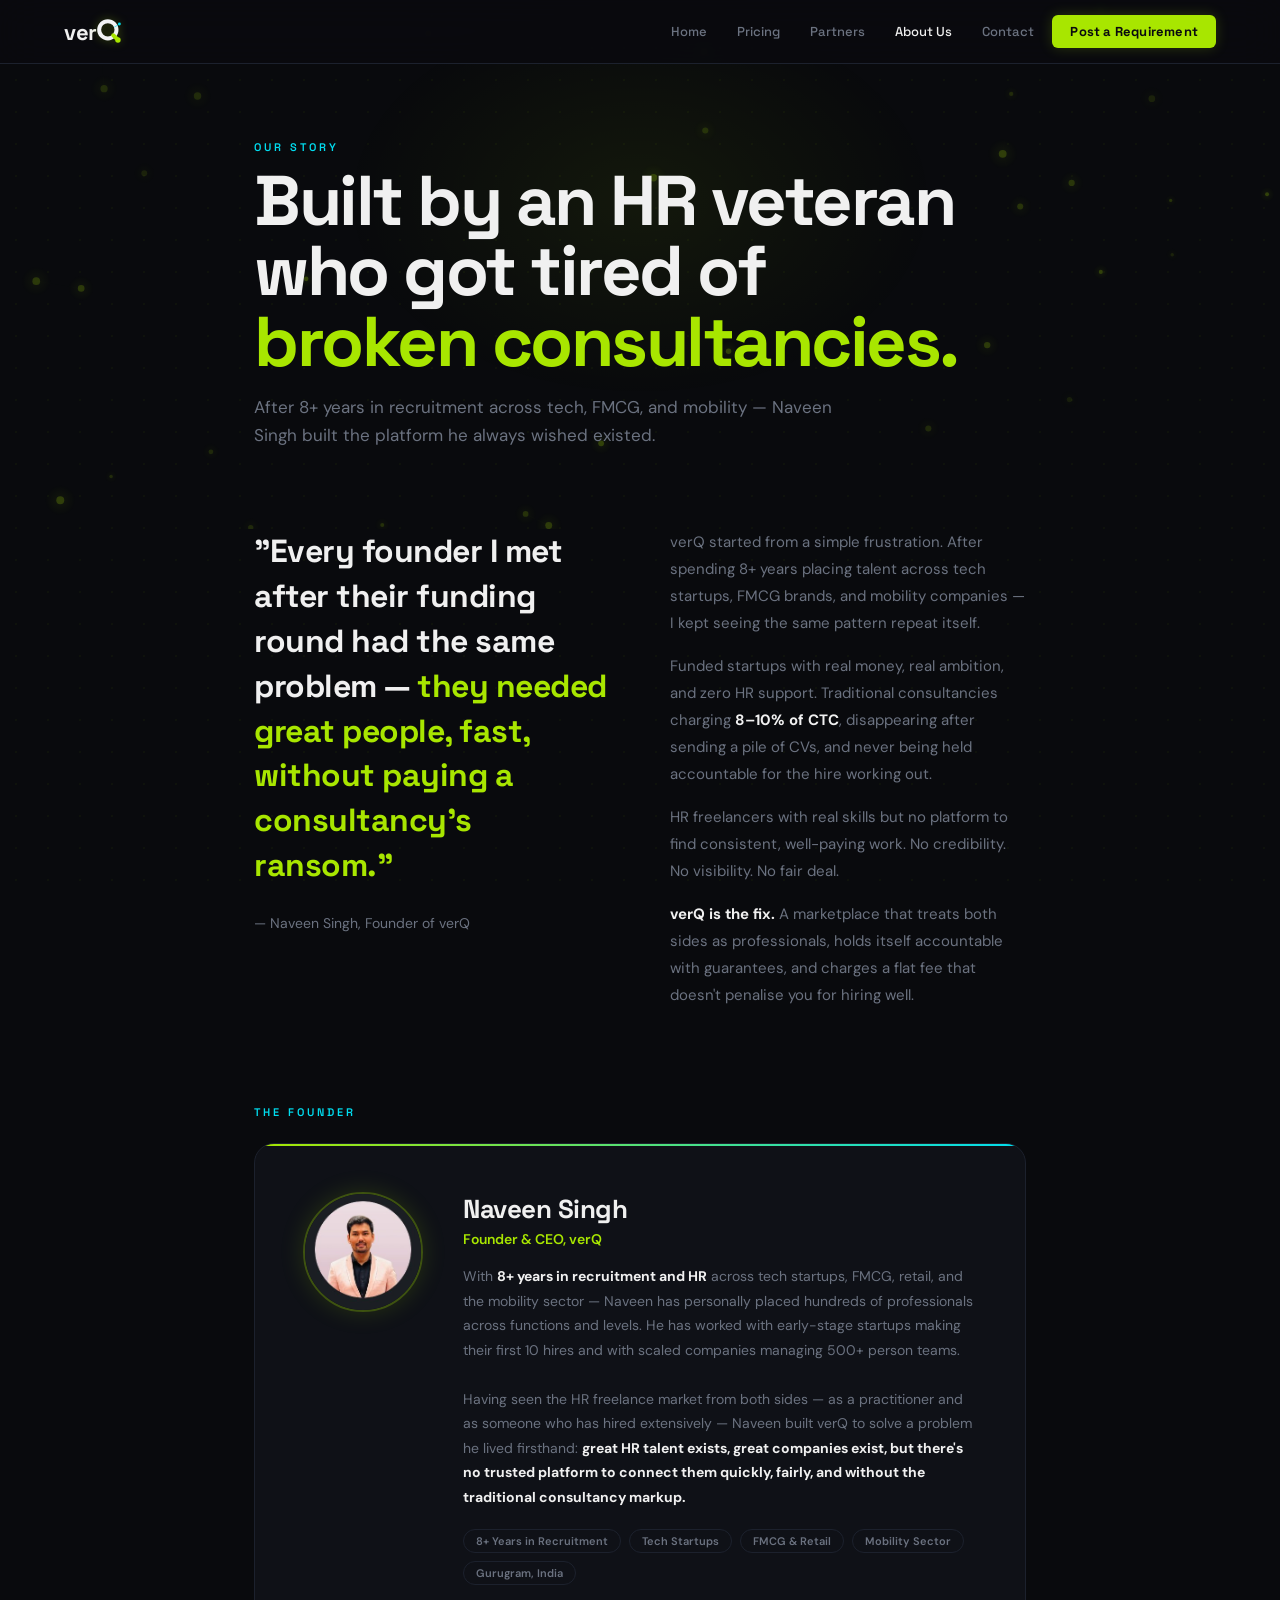
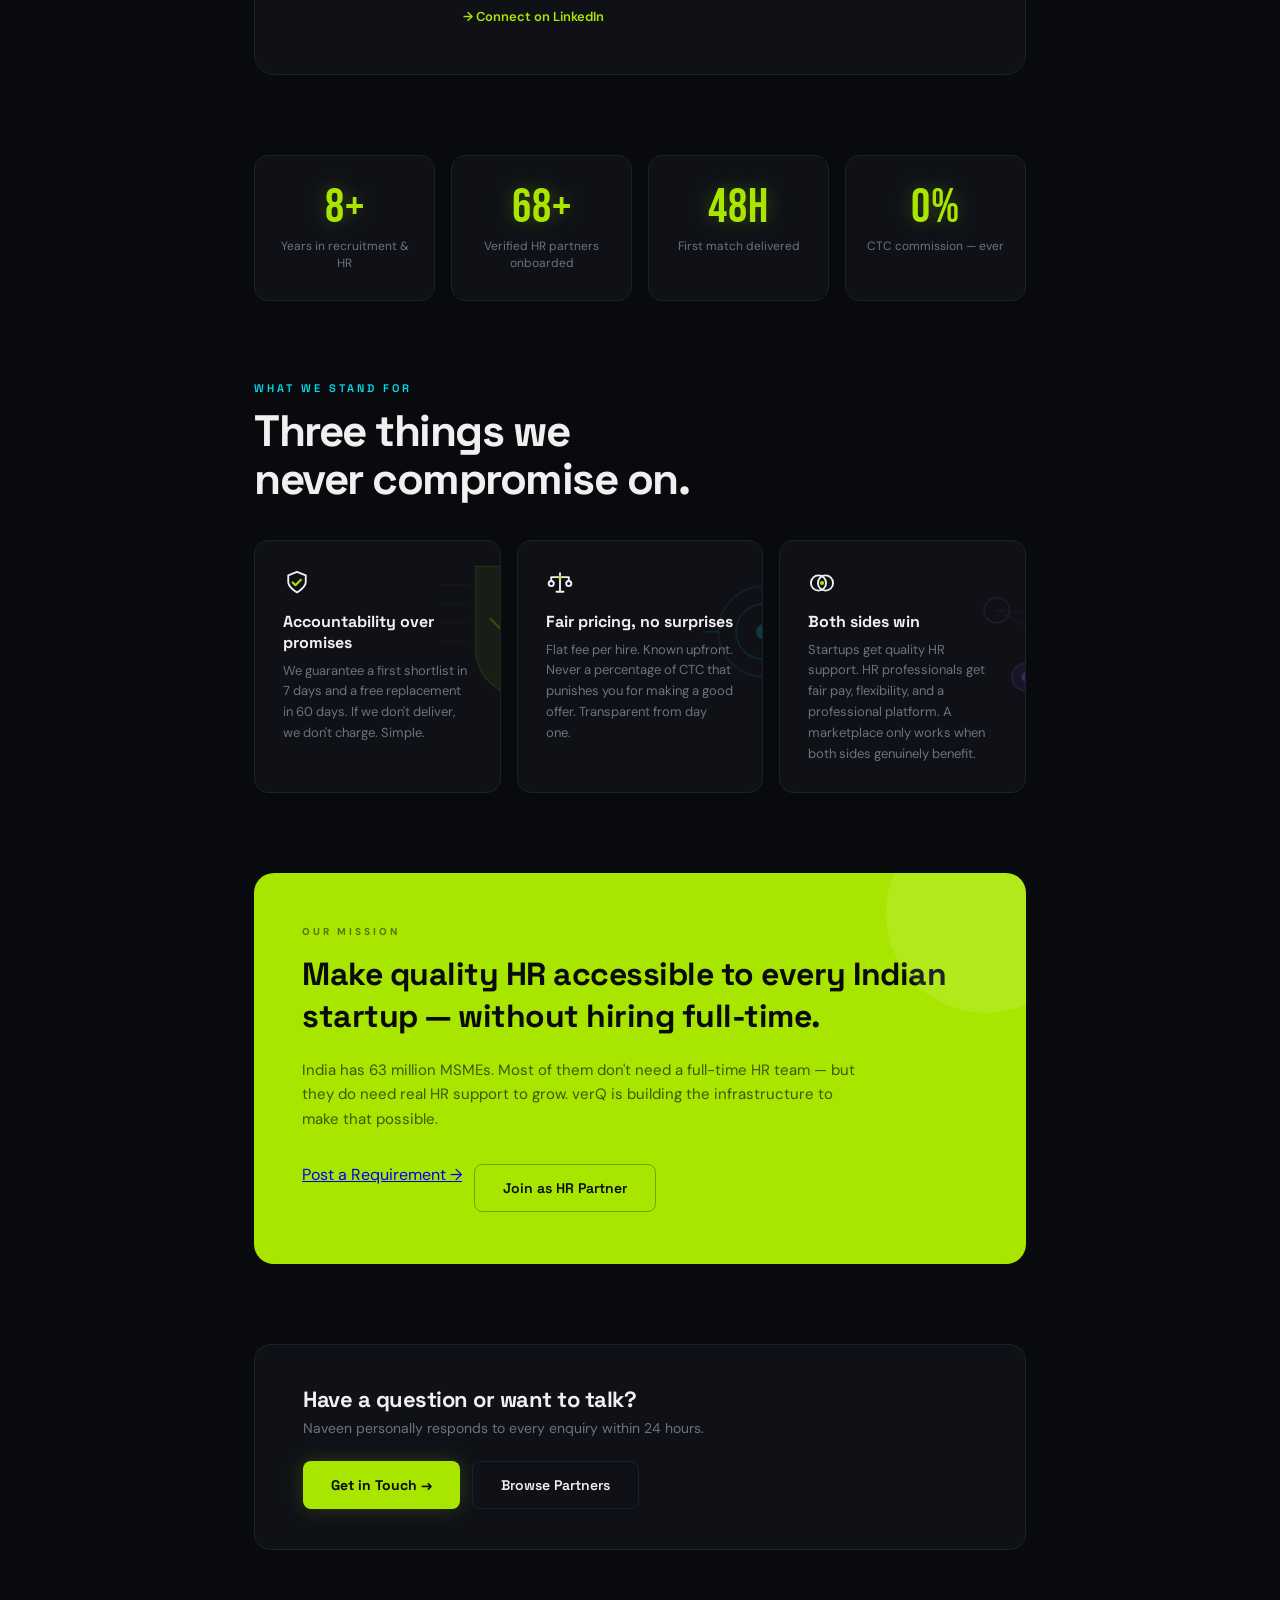
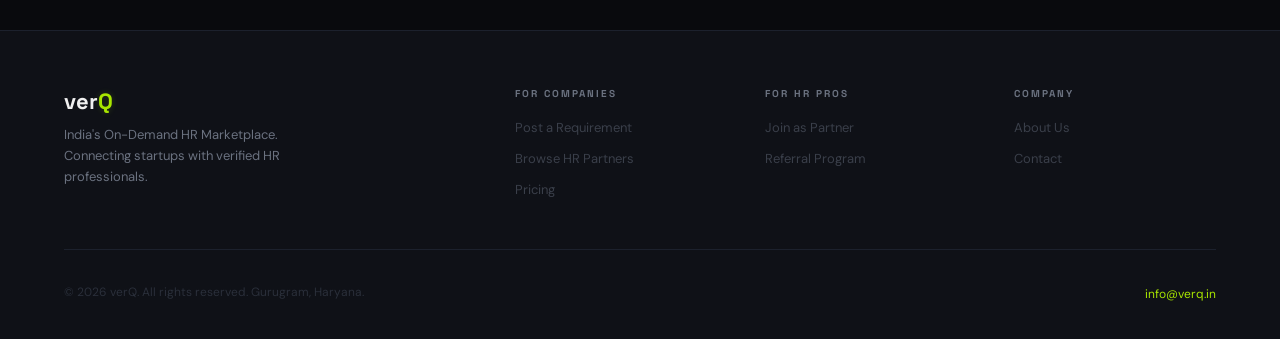
<file: about.html>
<!DOCTYPE html>
<html lang="en">
<head>
<meta charset="UTF-8"/>
<link rel="icon" type="image/png" href="/favicon.png?v=3">
<meta name="viewport" content="width=device-width, initial-scale=1.0"/>
<meta name="description" content="About verQ — India's on-demand HR marketplace. Built by Naveen Singh, an 8+ year HR veteran who saw startups struggle and decided to fix it."/>
<title>About Us | verQ</title>
<meta property="og:type" content="website"/>
<meta property="og:url" content="https://www.verq.in/about.html"/>
<meta property="og:site_name" content="verQ"/>
<meta property="og:title" content="About Us | verQ"/>
<meta property="og:description" content="About verQ — India's on-demand HR marketplace. Built by Naveen Singh, an 8+ year HR veteran who saw startups struggle and decided to fix it."/>
<meta property="og:image" content="https://www.verq.in/og-image.png"/>
<meta property="og:image:width" content="1200"/>
<meta property="og:image:height" content="630"/>
<meta name="twitter:card" content="summary_large_image"/>
<meta name="twitter:title" content="About Us | verQ"/>
<meta name="twitter:description" content="About verQ — India's on-demand HR marketplace. Built by Naveen Singh, an 8+ year HR veteran who saw startups struggle and decided to fix it."/>
<meta name="twitter:image" content="https://www.verq.in/og-image.png"/>
<link href="https://fonts.googleapis.com/css2?family=Space+Grotesk:wght@300;400;500;600;700&family=DM+Sans:wght@300;400;500&family=Bebas+Neue&display=swap" rel="stylesheet"/>
<link rel="stylesheet" href="css/theme.css"/>
<style>
.hero-canvas-wrap { position:relative; overflow:hidden; }
#about-canvas { position:absolute; top:0; left:0; width:100%; height:100%; z-index:0; opacity:0.6; pointer-events:none; }
.page-hero {
  padding: 140px 5% 80px;
  position: relative; z-index: 1;
  max-width: 900px; margin: 0 auto;
}
.page-hero::before {
  content: '';
  position: fixed; top: 0; left: 50%; transform: translateX(-50%);
  width: 600px; height: 400px;
  background: radial-gradient(ellipse, rgba(190,255,0,0.06) 0%, transparent 70%);
  pointer-events: none; z-index: 0;
}

/* INTRO */
.intro-section { padding: 0 5% 80px; max-width: 900px; margin: 0 auto; position: relative; z-index: 1; }
.intro-grid { display: grid; grid-template-columns: 1fr 1fr; gap: 60px; align-items: start; }
.intro-left {}
.intro-right {}
.big-quote {
  font-family: 'Space Grotesk', sans-serif;
  font-size: clamp(22px, 3vw, 32px);
  font-weight: 700; line-height: 1.4;
  letter-spacing: -0.5px; color: var(--white);
  margin-bottom: 24px;
}
.big-quote span { color: var(--accent); }
.intro-body { font-size: 15px; color: var(--muted); line-height: 1.8; }
.intro-body p { margin-bottom: 16px; }
.intro-body strong { color: var(--white); }

/* FOUNDER CARD */
.founder-section { padding: 0 5% 80px; max-width: 900px; margin: 0 auto; position: relative; z-index: 1; }
.founder-card {
  background: var(--surface);
  border: 1px solid var(--border);
  border-radius: 20px; padding: 48px;
  display: grid; grid-template-columns: auto 1fr;
  gap: 40px; align-items: start;
  position: relative; overflow: hidden;
  transition: border-color 0.2s;
}
.founder-card::before {
  content: '';
  position: absolute; top: 0; left: 0; right: 0; height: 2px;
  background: linear-gradient(90deg, var(--accent), var(--cyan));
}
.founder-card:hover { border-color: rgba(190,255,0,0.25); box-shadow: var(--glow); }
.founder-avatar {
  width: 120px; height: 120px; border-radius: 50%;
  background: linear-gradient(135deg, var(--accent), var(--cyan));
  display: flex; align-items: center; justify-content: center;
  font-family: 'Space Grotesk', sans-serif;
  font-size: 36px; font-weight: 900; color: var(--space);
  flex-shrink: 0;
  box-shadow: 0 0 24px rgba(190,255,0,0.2);
}
.founder-info {}
.founder-name {
  font-family: 'Space Grotesk', sans-serif;
  font-size: 26px; font-weight: 700; color: var(--white);
  letter-spacing: -0.5px; margin-bottom: 4px;
}
.founder-title { font-size: 14px; color: var(--accent); margin-bottom: 16px; font-weight: 600; }
.founder-bio { font-size: 14px; color: var(--muted); line-height: 1.75; margin-bottom: 20px; }
.founder-bio strong { color: var(--white); }
.founder-tags { display: flex; flex-wrap: wrap; gap: 8px; margin-bottom: 20px; }
.ftag { font-size: 11px; font-weight: 600; padding: 4px 12px; border-radius: 100px; border: 1px solid var(--border); color: var(--muted); }
.founder-linkedin {
  display: inline-flex; align-items: center; gap: 6px;
  font-size: 13px; font-weight: 600; color: var(--accent);
  text-decoration: none; transition: opacity 0.2s;
}
.founder-linkedin:hover { opacity: 0.75; }

/* STATS ROW */
.stats-section { padding: 0 5% 80px; max-width: 900px; margin: 0 auto; position: relative; z-index: 1; }
.stats4 { display: grid; grid-template-columns: repeat(4, 1fr); gap: 16px; }
.stat4-card { background: var(--surface); border: 1px solid var(--border); border-radius: 14px; padding: 28px 20px; text-align: center; transition: all 0.2s; }
.stat4-card:hover { border-color: rgba(190,255,0,0.2); transform: translateY(-3px); box-shadow: var(--glow); }
.stat4-num { font-family: 'Bebas Neue', sans-serif; font-size: 48px; color: var(--accent); line-height: 1; letter-spacing: 1px; text-shadow: 0 0 20px rgba(190,255,0,0.25); }
.stat4-label { font-size: 12px; color: var(--muted); margin-top: 6px; line-height: 1.4; }

/* VALUES */
.values-section { padding: 0 5% 80px; max-width: 900px; margin: 0 auto; position: relative; z-index: 1; }
.values-grid { display: grid; grid-template-columns: repeat(3, 1fr); gap: 16px; margin-top: 36px; }
.val-card { background: var(--surface); border: 1px solid var(--border); border-radius: 14px; padding: 28px; transition: all 0.2s; }
.val-card:hover { border-color: rgba(0,245,255,0.25); box-shadow: var(--glow-cyan); transform: translateY(-3px); }
.val-icon { width: 28px; height: 28px; margin-bottom: 14px; display: block; color: var(--white); }
.val-title { font-family: 'Space Grotesk', sans-serif; font-size: 16px; font-weight: 700; color: var(--white); margin-bottom: 8px; }
.val-desc { font-size: 13px; color: var(--muted); line-height: 1.6; }

/* MISSION */
.mission-section { padding: 0 5% 80px; max-width: 900px; margin: 0 auto; position: relative; z-index: 1; }
.mission-card {
  background: var(--accent); border-radius: 20px; padding: 52px 48px;
  position: relative; overflow: hidden;
}
.mission-card::before { content: ''; position: absolute; top: -60px; right: -60px; width: 200px; height: 200px; border-radius: 50%; background: rgba(255,255,255,0.1); }
.mission-label { font-size: 10px; font-weight: 800; letter-spacing: 3px; text-transform: uppercase; color: rgba(10,10,15,0.5); margin-bottom: 16px; display: block; }
.mission-text { font-family: 'Space Grotesk', sans-serif; font-size: clamp(22px,3vw,32px); font-weight: 700; color: var(--space); line-height: 1.3; letter-spacing: -0.5px; margin-bottom: 20px; }
.mission-sub { font-size: 15px; color: rgba(10,10,15,0.65); line-height: 1.65; max-width: 560px; margin-bottom: 32px; }
.mission-ctas { display: flex; gap: 12px; flex-wrap: wrap; }

/* CTA STRIP */
.cta-strip { padding: 0 5% 80px; max-width: 900px; margin: 0 auto; position: relative; z-index: 1; }
.cta-strip-inner { background: var(--surface); border: 1px solid var(--border); border-radius: 16px; padding: 40px 48px; display: flex; align-items: center; justify-content: space-between; gap: 24px; flex-wrap: wrap; }
.cta-strip-text {}
.cta-strip-title { font-family: 'Space Grotesk', sans-serif; font-size: 22px; font-weight: 700; color: var(--white); letter-spacing: -0.5px; margin-bottom: 6px; }
.cta-strip-sub { font-size: 14px; color: var(--muted); }
.cta-strip-actions { display: flex; gap: 12px; flex-shrink: 0; flex-wrap: wrap; }

@media (max-width: 768px) {
  .intro-grid { grid-template-columns: 1fr; gap: 32px; }
  .founder-card { grid-template-columns: 1fr; }
  .stats4 { grid-template-columns: repeat(2, 1fr); }
  .values-grid { grid-template-columns: 1fr; }
  .cta-strip-inner { flex-direction: column; align-items: flex-start; }
  .mission-card { padding: 36px 28px; }
}
@media (max-width: 520px) {
  .stats4 { grid-template-columns: repeat(2, 1fr); }
  .page-hero { padding: 120px 5% 40px; }
}

/* About page card styles */
.val-card { position:relative; overflow:hidden; transition:all 0.25s; }
.val-card:hover { transform:translateY(-3px); }
.val-card.vc1:hover { border-color:rgba(190,255,0,0.28) !important; box-shadow:0 0 18px rgba(190,255,0,0.07); }
.val-card.vc2:hover { border-color:rgba(0,245,255,0.28) !important; box-shadow:0 0 18px rgba(0,245,255,0.07); }
.val-card.vc3:hover { border-color:rgba(168,85,247,0.28) !important; box-shadow:0 0 18px rgba(168,85,247,0.07); }
.about-wm { position:absolute;top:0;left:0;width:100%;height:100%;pointer-events:none;z-index:0; }
.val-card > *:not(.about-wm), .founder-card > *:not(.about-wm) { position:relative;z-index:1; }
.founder-card { position:relative; overflow:hidden; transition:box-shadow 0.3s; }
.founder-card:hover { box-shadow:0 0 24px rgba(190,255,0,0.08); }

</style>
</head>
<body>

<nav>
  <a href="/" class="nav-logo">ver<svg class="nav-logo-icon" viewBox="16 12 72 72" xmlns="http://www.w3.org/2000/svg"><circle cx="46" cy="42" r="24" stroke="#F2F3F5" stroke-width="11" fill="none"/><line x1="61" y1="57" x2="74" y2="70" stroke="#A8E600" stroke-width="11" stroke-linecap="round"/><circle cx="74" cy="70" r="7.5" fill="#A8E600"/><circle cx="78" cy="26" r="4" fill="#00DDF0"/><line x1="65" y1="34" x2="75" y2="28" stroke="#00DDF0" stroke-width="2.5" stroke-linecap="round" opacity="0.7"/></svg></a>
  <div class="nav-links">
    <a href="/">Home</a>
    <a href="/pricing.html">Pricing</a>
    <a href="/partners.html">Partners</a>
    <a href="/about.html" class="active">About Us</a>
    <a href="/contact.html">Contact</a>
    <a href="/post-requirement.html" class="nav-cta">Post a Requirement</a>
  </div>
  <div class="nav-hamburger" id="hamburger" onclick="toggleMenu()"><span></span><span></span><span></span></div>
</nav>

<!-- HERO -->
<div class="hero-canvas-wrap">
  <canvas id="about-canvas"></canvas>
  <div class="page-hero">
    <span class="eyebrow" style="animation: fadeUp 0.5s ease both;">Our Story</span>
    <h1 class="section-title" style="font-size:clamp(40px,5.5vw,72px);letter-spacing:-2.5px;line-height:1.0;margin-bottom:16px;animation: fadeUp 0.5s 0.1s ease both;">
      Built by an HR veteran<br/>who got tired of<br/><span style="color:var(--accent);">broken consultancies.</span>
    </h1>
    <p class="section-sub" style="font-size:17px;max-width:580px;animation: fadeUp 0.5s 0.2s ease both;">After 8+ years in recruitment across tech, FMCG, and mobility — Naveen Singh built the platform he always wished existed.</p>
  </div>
</div>

<!-- INTRO -->
<section class="intro-section">
  <div class="intro-grid">
    <div class="intro-left reveal">
      <div class="big-quote">
        "Every founder I met after their funding round had the same problem — <span>they needed great people, fast, without paying a consultancy's ransom."</span>
      </div>
      <p style="font-size:14px;color:var(--muted);line-height:1.7;">— Naveen Singh, Founder of verQ</p>
    </div>
    <div class="intro-right reveal">
      <div class="intro-body">
        <p>verQ started from a simple frustration. After spending 8+ years placing talent across tech startups, FMCG brands, and mobility companies — I kept seeing the same pattern repeat itself.</p>
        <p>Funded startups with real money, real ambition, and zero HR support. Traditional consultancies charging <strong>8–10% of CTC</strong>, disappearing after sending a pile of CVs, and never being held accountable for the hire working out.</p>
        <p>HR freelancers with real skills but no platform to find consistent, well-paying work. No credibility. No visibility. No fair deal.</p>
        <p><strong>verQ is the fix.</strong> A marketplace that treats both sides as professionals, holds itself accountable with guarantees, and charges a flat fee that doesn't penalise you for hiring well.</p>
      </div>
    </div>
  </div>
</section>

<!-- FOUNDER -->
<section class="founder-section">
  <span class="eyebrow">The Founder</span>
  <div class="founder-card reveal" style="margin-top:24px;">
    <div class="founder-avatar" style="background:none;overflow:hidden;border:2px solid rgba(168,230,0,0.3);box-shadow:0 0 24px rgba(168,230,0,0.15);">
      <img src="/naveen.png" alt="Naveen Singh, Founder of verQ" style="width:100%;height:100%;object-fit:cover;object-position:center top;"/>
    </div>
    <div class="founder-info">
      <div class="founder-name">Naveen Singh</div>
      <div class="founder-title">Founder & CEO, verQ</div>
      <div class="founder-bio">
        With <strong>8+ years in recruitment and HR</strong> across tech startups, FMCG, retail, and the mobility sector — Naveen has personally placed hundreds of professionals across functions and levels. He has worked with early-stage startups making their first 10 hires and with scaled companies managing 500+ person teams.<br/><br/>
        Having seen the HR freelance market from both sides — as a practitioner and as someone who has hired extensively — Naveen built verQ to solve a problem he lived firsthand: <strong>great HR talent exists, great companies exist, but there's no trusted platform to connect them quickly, fairly, and without the traditional consultancy markup.</strong>
      </div>
      <div class="founder-tags">
        <span class="ftag">8+ Years in Recruitment</span>
        <span class="ftag">Tech Startups</span>
        <span class="ftag">FMCG & Retail</span>
        <span class="ftag">Mobility Sector</span>
        <span class="ftag">Gurugram, India</span>
      </div>
      <a href="https://www.linkedin.com/in/naveen-sngh-b50942170/" target="_blank" class="founder-linkedin">
        → Connect on LinkedIn
      </a>
    </div>
  </div>
</section>

<!-- STATS -->
<section class="stats-section">
  <div class="stats4">
    <div class="stat4-card reveal">
      <div class="stat4-num">8+</div>
      <div class="stat4-label">Years in recruitment & HR</div>
    </div>
    <div class="stat4-card reveal">
      <div class="stat4-num">68+</div>
      <div class="stat4-label">Verified HR partners onboarded</div>
    </div>
    <div class="stat4-card reveal">
      <div class="stat4-num">48H</div>
      <div class="stat4-label">First match delivered</div>
    </div>
    <div class="stat4-card reveal">
      <div class="stat4-num">0%</div>
      <div class="stat4-label">CTC commission — ever</div>
    </div>
  </div>
</section>

<!-- VALUES -->
<section class="values-section">
  <span class="eyebrow">What We Stand For</span>
  <h2 class="section-title">Three things we<br/>never compromise on.</h2>
  <div class="values-grid">
    <div class="val-card vc1 reveal">
  <svg class="about-wm" viewBox="0 0 300 200" xmlns="http://www.w3.org/2000/svg" preserveAspectRatio="xMidYMid slice"><path d="M228 20 L280 20 L280 85 Q280 110 254 122 Q228 110 228 85 Z" fill="rgba(190,255,0,0.05)" stroke="rgba(190,255,0,0.09)" stroke-width="1.2"/><path d="M240 62 L252 74 L273 52" fill="none" stroke="rgba(190,255,0,0.2)" stroke-width="1.8" stroke-linecap="round"/><line x1="200" y1="35" x2="222" y2="35" stroke="rgba(190,255,0,0.05)" stroke-width="0.8"/><line x1="200" y1="50" x2="222" y2="50" stroke="rgba(190,255,0,0.04)" stroke-width="0.8"/><line x1="200" y1="65" x2="222" y2="65" stroke="rgba(190,255,0,0.04)" stroke-width="0.8"/><line x1="200" y1="80" x2="222" y2="80" stroke="rgba(190,255,0,0.04)" stroke-width="0.8"/></svg>
      <svg class="val-icon" viewBox="0 0 24 24" fill="none" xmlns="http://www.w3.org/2000/svg"><path d="M12 2.5L19.5 5.5V11c0 5-7.5 9-7.5 9s-7.5-4-7.5-9V5.5L12 2.5z" stroke="currentColor" stroke-width="1.6" stroke-linejoin="round"/><path d="M8.3 11.5l2.4 2.4 4.6-4.6" stroke="var(--accent)" stroke-width="1.8" stroke-linecap="round" stroke-linejoin="round"/></svg>
      <div class="val-title">Accountability over promises</div>
      <div class="val-desc">We guarantee a first shortlist in 7 days and a free replacement in 60 days. If we don't deliver, we don't charge. Simple.</div>
    </div>
    <div class="val-card vc2 reveal">
  <svg class="about-wm" viewBox="0 0 300 200" xmlns="http://www.w3.org/2000/svg" preserveAspectRatio="xMidYMid slice"><circle cx="248" cy="72" r="36" fill="none" stroke="rgba(0,245,255,0.07)" stroke-width="1.5"/><circle cx="248" cy="72" r="22" fill="none" stroke="rgba(0,245,255,0.09)" stroke-width="1.5"/><circle cx="248" cy="72" r="6" fill="rgba(0,245,255,0.18)"/><line x1="248" y1="36" x2="248" y2="24" stroke="rgba(0,245,255,0.1)" stroke-width="1.2"/><line x1="248" y1="108" x2="248" y2="120" stroke="rgba(0,245,255,0.1)" stroke-width="1.2"/><line x1="212" y1="72" x2="200" y2="72" stroke="rgba(0,245,255,0.1)" stroke-width="1.2"/><line x1="284" y1="72" x2="296" y2="72" stroke="rgba(0,245,255,0.1)" stroke-width="1.2"/><line x1="248" y1="72" x2="268" y2="56" stroke="rgba(0,245,255,0.18)" stroke-width="1.5" stroke-linecap="round"/></svg>
      <svg class="val-icon" viewBox="0 0 24 24" fill="none" xmlns="http://www.w3.org/2000/svg"><line x1="12" y1="3.5" x2="12" y2="18.5" stroke="currentColor" stroke-width="1.6" stroke-linecap="round"/><line x1="9" y1="19.5" x2="15" y2="19.5" stroke="currentColor" stroke-width="1.6" stroke-linecap="round"/><line x1="4.5" y1="7" x2="19.5" y2="7" stroke="currentColor" stroke-width="1.6" stroke-linecap="round"/><line x1="4.5" y1="7" x2="4.5" y2="10.5" stroke="currentColor" stroke-width="1.6"/><line x1="19.5" y1="7" x2="19.5" y2="10.5" stroke="currentColor" stroke-width="1.6"/><circle cx="4.5" cy="12.5" r="2.2" stroke="currentColor" stroke-width="1.6"/><circle cx="19.5" cy="12.5" r="2.2" stroke="currentColor" stroke-width="1.6"/><circle cx="12" cy="7" r="1.6" fill="var(--accent)"/></svg>
      <div class="val-title">Fair pricing, no surprises</div>
      <div class="val-desc">Flat fee per hire. Known upfront. Never a percentage of CTC that punishes you for making a good offer. Transparent from day one.</div>
    </div>
    <div class="val-card vc3 reveal">
  <svg class="about-wm" viewBox="0 0 300 200" xmlns="http://www.w3.org/2000/svg" preserveAspectRatio="xMidYMid slice"><circle cx="225" cy="55" r="10" fill="none" stroke="rgba(168,85,247,0.12)" stroke-width="1.2"/><circle cx="268" cy="78" r="8" fill="none" stroke="rgba(168,85,247,0.1)" stroke-width="1.2"/><circle cx="248" cy="108" r="11" fill="rgba(168,85,247,0.06)" stroke="rgba(168,85,247,0.14)" stroke-width="1.2"/><circle cx="285" cy="58" r="7" fill="none" stroke="rgba(168,85,247,0.09)" stroke-width="1"/><line x1="225" y1="55" x2="268" y2="78" stroke="rgba(168,85,247,0.09)" stroke-width="0.8"/><line x1="268" y1="78" x2="248" y2="108" stroke="rgba(168,85,247,0.09)" stroke-width="0.8"/><line x1="225" y1="55" x2="285" y2="58" stroke="rgba(168,85,247,0.08)" stroke-width="0.8"/><circle cx="248" cy="108" r="3.5" fill="rgba(168,85,247,0.28)"/></svg>
      <svg class="val-icon" viewBox="0 0 24 24" fill="none" xmlns="http://www.w3.org/2000/svg"><circle cx="9" cy="12" r="6.5" stroke="currentColor" stroke-width="1.6"/><circle cx="15" cy="12" r="6.5" stroke="currentColor" stroke-width="1.6"/><circle cx="12" cy="12" r="1.8" fill="var(--accent)"/></svg>
      <div class="val-title">Both sides win</div>
      <div class="val-desc">Startups get quality HR support. HR professionals get fair pay, flexibility, and a professional platform. A marketplace only works when both sides genuinely benefit.</div>
    </div>
  </div>
</section>

<!-- MISSION -->
<section class="mission-section">
  <div class="mission-card reveal">
    <span class="mission-label">Our Mission</span>
    <div class="mission-text">Make quality HR accessible to every Indian startup — without hiring full-time.</div>
    <div class="mission-sub">India has 63 million MSMEs. Most of them don't need a full-time HR team — but they do need real HR support to grow. verQ is building the infrastructure to make that possible.</div>
    <div class="mission-ctas">
      <a href="/post-requirement.html" class="btn-dark-lime">Post a Requirement →</a>
      <a href="/join-hr-partner.html" class="btn-outline" style="color:var(--space);border-color:rgba(10,10,15,0.3);">Join as HR Partner</a>
    </div>
  </div>
</section>

<!-- CTA STRIP -->
<section class="cta-strip">
  <div class="cta-strip-inner reveal">
    <div class="cta-strip-text">
      <div class="cta-strip-title">Have a question or want to talk?</div>
      <div class="cta-strip-sub">Naveen personally responds to every enquiry within 24 hours.</div>
    </div>
    <div class="cta-strip-actions">
      <a href="/contact.html" class="btn-primary">Get in Touch →</a>
      <a href="/partners.html" class="btn-outline">Browse Partners</a>
    </div>
  </div>
</section>

<footer>
  <div class="footer-grid">
    <div><span class="footer-logo">ver<span>Q</span></span><p class="footer-tagline">India's On-Demand HR Marketplace. Connecting startups with verified HR professionals.</p></div>
    <div><div class="footer-col-title">For Companies</div><ul class="footer-links"><li><a href="/post-requirement.html">Post a Requirement</a></li><li><a href="/partners.html">Browse HR Partners</a></li><li><a href="/pricing.html">Pricing</a></li></ul></div>
    <div><div class="footer-col-title">For HR Pros</div><ul class="footer-links"><li><a href="/join-hr-partner.html">Join as Partner</a></li><li><a href="/referral.html">Referral Program</a></li></ul></div>
    <div><div class="footer-col-title">Company</div><ul class="footer-links"><li><a href="/about.html">About Us</a></li><li><a href="/contact.html">Contact</a></li></ul></div>
  </div>
  <div class="footer-bottom"><div class="footer-copy">© 2026 verQ. All rights reserved. Gurugram, Haryana.</div><div class="footer-email"><a href="mailto:info@verq.in">info@verq.in</a></div></div>
</footer>

<script src="js/main.js"></script>



<script>
(function(){
  const c=document.getElementById('about-canvas');
  if(!c) return;
  const ctx=c.getContext('2d');
  let W,H,nodes=[];
  function resize(){W=c.width=c.offsetWidth;H=c.height=c.offsetHeight;}
  class N{
    constructor(){
      this.x=Math.random()*W;this.y=Math.random()*H;
      // Very slow — quarter speed
      this.vx=(Math.random()-.5)*.1;this.vy=(Math.random()-.5)*.1;
      this.r=Math.random()*2.5+1.5;
      this.a=Math.random()*.25+.1;
      this.pulseTimer=Math.random()*400+100;
      this.pulsing=false;this.pulseA=0;
    }
  }
  function init(){nodes=[];const n=Math.min(Math.floor(W*H/14000), 35);for(let i=0;i<n;i++)nodes.push(new N());}
  function draw(){
    ctx.clearRect(0,0,W,H);
    nodes.forEach(p=>{
      p.x+=p.vx;p.y+=p.vy;
      if(p.x<-10)p.x=W+10;if(p.x>W+10)p.x=-10;
      if(p.y<-10)p.y=H+10;if(p.y>H+10)p.y=-10;
      p.pulseTimer--;
      if(p.pulseTimer<=0){p.pulseTimer=Math.random()*500+200;if(Math.random()<.14){p.pulsing=true;p.pulseA=0;}}
      let dr=p.r,da=p.a;
      if(p.pulsing){
        p.pulseA+=0.055;
        const pf=Math.sin(p.pulseA);
        if(p.pulseA>Math.PI)p.pulsing=false;
        dr=p.r+pf*7;da=p.a+pf*.28;
        ctx.beginPath();ctx.arc(p.x,p.y,p.r+pf*11,0,Math.PI*2);
        ctx.strokeStyle=`rgba(190,255,0,${Math.max(0,(1-p.pulseA/Math.PI)*.1)})`;ctx.lineWidth=1;ctx.stroke();
      }
      const g=ctx.createRadialGradient(p.x,p.y,0,p.x,p.y,dr*4);
      g.addColorStop(0,`rgba(190,255,0,${da*.28})`);g.addColorStop(1,`rgba(190,255,0,0)`);
      ctx.beginPath();ctx.arc(p.x,p.y,dr*4,0,Math.PI*2);ctx.fillStyle=g;ctx.fill();
      ctx.beginPath();ctx.arc(p.x,p.y,dr,0,Math.PI*2);ctx.fillStyle=`rgba(190,255,0,${da})`;ctx.fill();
    });
    for(let i=0;i<nodes.length;i++){
      for(let j=i+1;j<nodes.length;j++){
        const dx=nodes[i].x-nodes[j].x,dy=nodes[i].y-nodes[j].y;
        const d=Math.sqrt(dx*dx+dy*dy);
        if(d<85){ctx.beginPath();ctx.moveTo(nodes[i].x,nodes[i].y);ctx.lineTo(nodes[j].x,nodes[j].y);ctx.strokeStyle=`rgba(190,255,0,${.06*(1-d/85)})`;ctx.lineWidth=.5;ctx.stroke();}
      }
    }
    requestAnimationFrame(draw);
  }
  resize();init();draw();window.addEventListener('resize',()=>{resize();init();});
})();
</script>

</body>
</html>
</file>
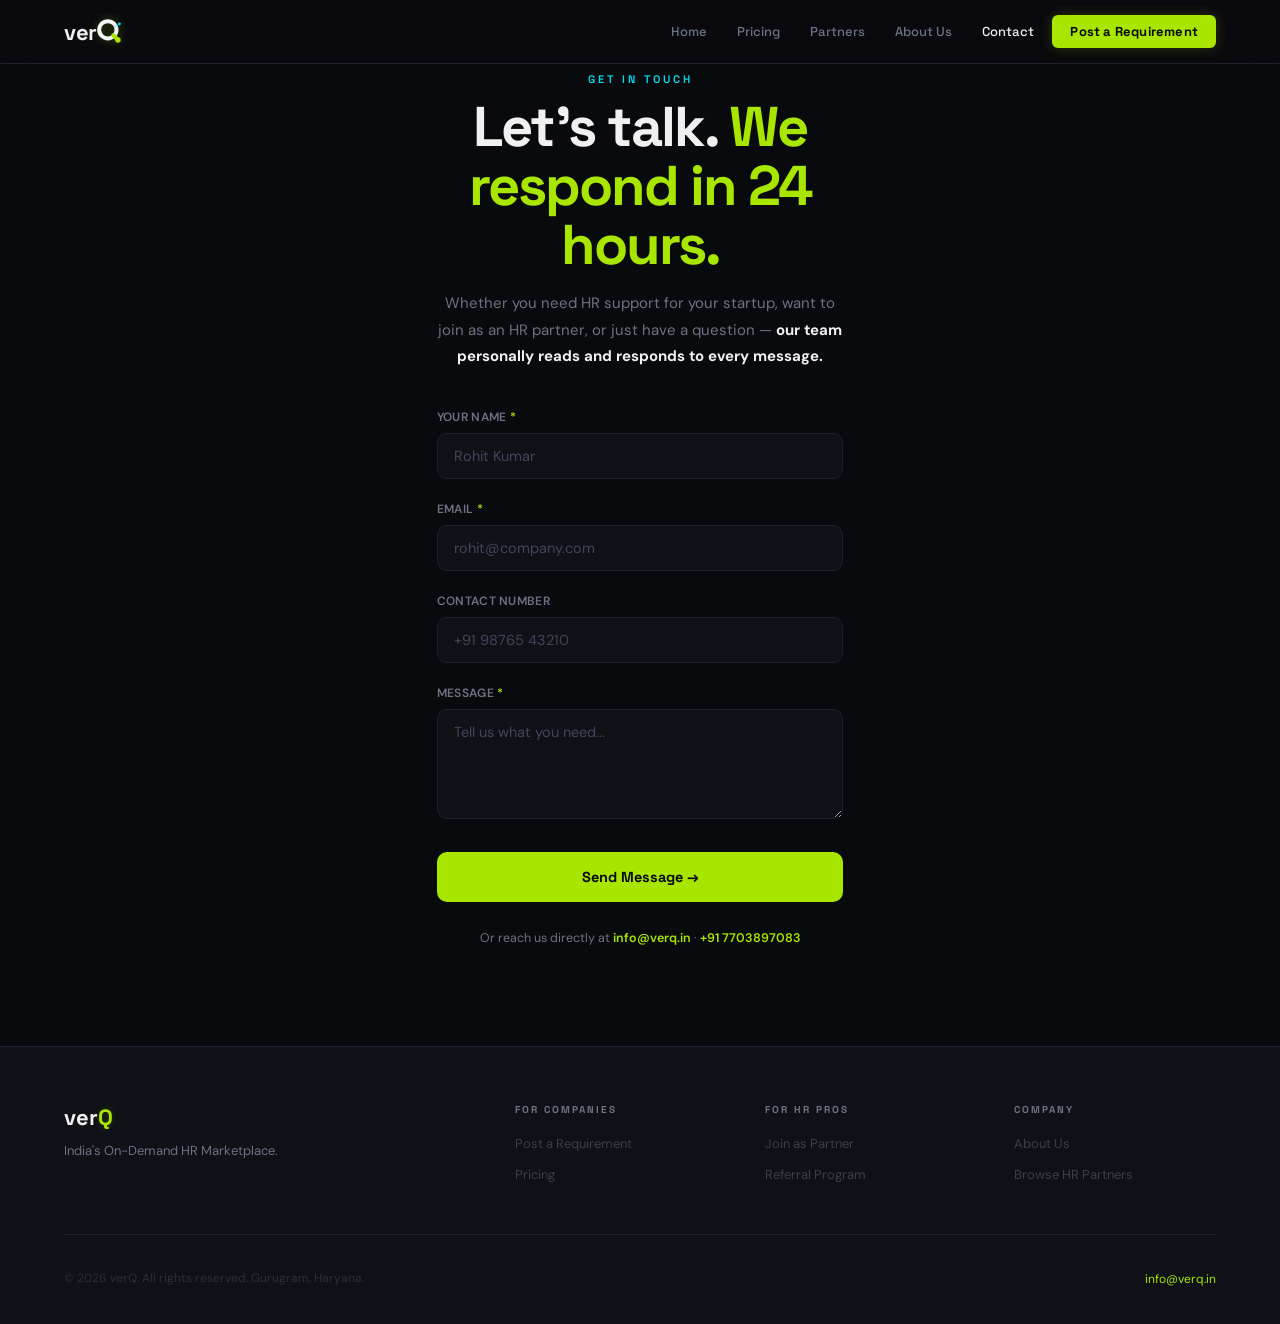
<file: contact.html>
<!DOCTYPE html>
<html lang="en">
<head>
<meta charset="UTF-8"/>
<link rel="icon" type="image/png" href="/favicon.png?v=3">
<meta name="viewport" content="width=device-width, initial-scale=1.0"/>
<meta name="description" content="Contact verQ — Get in touch with our team. We personally respond within 24 hours."/>
<title>Contact Us | verQ</title>
<meta property="og:type" content="website"/>
<meta property="og:url" content="https://www.verq.in/contact.html"/>
<meta property="og:site_name" content="verQ"/>
<meta property="og:title" content="Contact Us | verQ"/>
<meta property="og:description" content="Contact verQ — Get in touch with our team. We personally respond within 24 hours."/>
<meta property="og:image" content="https://www.verq.in/og-image.png"/>
<meta property="og:image:width" content="1200"/>
<meta property="og:image:height" content="630"/>
<meta name="twitter:card" content="summary_large_image"/>
<meta name="twitter:title" content="Contact Us | verQ"/>
<meta name="twitter:description" content="Contact verQ — Get in touch with our team. We personally respond within 24 hours."/>
<meta name="twitter:image" content="https://www.verq.in/og-image.png"/>
<link href="https://fonts.googleapis.com/css2?family=Space+Grotesk:wght@300;400;500;600;700&family=DM+Sans:wght@300;400;500&display=swap" rel="stylesheet"/>
<link rel="stylesheet" href="css/theme.css"/>
<style>
.contact-layout {
  padding: 120px 5% 80px;
  display: grid; grid-template-columns: 1fr 1fr;
  gap: 60px; align-items: start;
  max-width: 1100px; margin: 0 auto;
  position: relative; z-index: 1;
}
.contact-layout::before { content: ''; position: fixed; top: 0; right: 0; width: 500px; height: 500px; background: radial-gradient(ellipse, rgba(190,255,0,0.05) 0%, transparent 70%); pointer-events: none; z-index: 0; }

/* LEFT */
.contact-left { position: sticky; top: 90px; }
.contact-left .eyebrow { margin-bottom: 12px; }
.contact-title { font-family: 'Space Grotesk', sans-serif; font-size: clamp(36px,4.5vw,56px); font-weight: 700; letter-spacing: -2px; line-height: 1.05; margin-bottom: 16px; }
.contact-title span { color: var(--accent); }
.contact-desc { font-size: 15px; color: var(--muted); line-height: 1.75; margin-bottom: 40px; }
.contact-desc strong { color: var(--white); }

.contact-methods { display: flex; flex-direction: column; gap: 12px; margin-bottom: 40px; }
.contact-method {
  background: var(--surface); border: 1px solid var(--border);
  border-radius: 12px; padding: 18px 20px;
  display: flex; align-items: center; gap: 16px;
  text-decoration: none; transition: all 0.2s;
}
.contact-method:hover { border-color: rgba(190,255,0,0.3); box-shadow: var(--glow); transform: translateX(4px); }
.cm-icon { font-size: 22px; flex-shrink: 0; }
.cm-info {}
.cm-label { font-size: 10px; font-weight: 700; letter-spacing: 2px; text-transform: uppercase; color: var(--muted); margin-bottom: 2px; }
.cm-value { font-size: 14px; font-weight: 600; color: var(--white); }

.office-card { background: var(--surface); border: 1px solid var(--border); border-radius: 12px; padding: 24px; }
.office-title { font-family: 'Space Grotesk', sans-serif; font-size: 13px; font-weight: 700; color: var(--muted); letter-spacing: 1px; text-transform: uppercase; margin-bottom: 12px; }
.office-detail { font-size: 14px; color: var(--white); line-height: 1.7; }
.office-hours { font-size: 12px; color: var(--muted); margin-top: 8px; display: flex; align-items: center; gap: 6px; }
.hours-dot { width: 6px; height: 6px; border-radius: 50%; background: var(--accent); box-shadow: 0 0 6px var(--accent); flex-shrink: 0; animation: pulse 2s infinite; }
@keyframes pulse { 0%,100%{opacity:1;transform:scale(1)} 50%{opacity:0.4;transform:scale(1.5)} }

/* RIGHT — FORM */
.contact-right {}
.contact-form-card { background: var(--surface); border: 1px solid var(--border); border-radius: 16px; overflow: hidden; box-shadow: 0 8px 40px rgba(0,0,0,0.3); }
.cfh { padding: 32px 36px; border-bottom: 1px solid var(--border); }
.cfh-badge { font-size: 10px; font-weight: 700; letter-spacing: 2px; text-transform: uppercase; color: var(--accent); border: 1px solid rgba(190,255,0,0.2); padding: 4px 12px; border-radius: 100px; display: inline-block; margin-bottom: 10px; }
.cfh-title { font-family: 'Space Grotesk', sans-serif; font-size: 22px; font-weight: 700; color: var(--white); margin-bottom: 4px; }
.cfh-sub { font-size: 13px; color: var(--muted); }
.cfb { padding: 32px 36px; }
.cff { padding: 16px 36px; border-top: 1px solid var(--border); background: rgba(255,255,255,0.01); text-align: center; font-size: 12px; color: var(--muted); }
.cff a { color: var(--accent); text-decoration: none; font-weight: 600; }

.intent-chips { display: flex; flex-wrap: wrap; gap: 8px; margin-bottom: 20px; }
.intent-chip input[type="radio"] { display: none; }
.intent-chip label { display: block; padding: 8px 16px; border: 1px solid var(--border); border-radius: 100px; font-size: 12px; font-weight: 600; color: var(--muted); cursor: pointer; transition: all 0.15s; }
.intent-chip input:checked + label { border-color: var(--accent); background: rgba(190,255,0,0.08); color: var(--accent); }
.intent-chip label:hover { border-color: rgba(190,255,0,0.3); color: var(--white); }

@media (max-width: 900px) { .contact-layout { grid-template-columns: 1fr; } .contact-left { position: static; } }
@media (max-width: 520px) { .cfh { padding: 24px; } .cfb { padding: 24px; } .cff { padding: 16px 24px; } }

/* Quiet focus choreography — no background motion on this page by design.
   The stillness is the choice; only the fields themselves respond. */
.contact-form-card .form-field label.form-label {
  transition: color 0.25s ease, transform 0.25s cubic-bezier(0.16,1,0.3,1);
  transform-origin: left center;
}
.contact-form-card .form-field.cf-focused label.form-label {
  color: var(--accent);
  transform: translateY(-2px);
}
.contact-form-card .form-input:focus,
.contact-form-card .form-textarea:focus {
  border-color: rgba(168,230,0,0.45);
  box-shadow: 0 0 0 3px rgba(168,230,0,0.12);
}
.contact-form-card .form-input,
.contact-form-card .form-textarea {
  transition: border-color 0.3s cubic-bezier(0.16,1,0.3,1), box-shadow 0.3s cubic-bezier(0.16,1,0.3,1);
}
.contact-form-card .submit-btn {
  transition: transform 0.15s cubic-bezier(0.34,1.56,0.64,1), background 0.2s ease, box-shadow 0.2s ease;
}
.contact-form-card .submit-btn:active:not(:disabled) {
  transform: scale(0.97);
}
.contact-form-card .intent-chip label {
  transition: border-color 0.2s ease, background 0.2s ease, color 0.2s ease, transform 0.15s ease;
}
.contact-form-card .intent-chip label:active {
  transform: scale(0.96);
}

/* Simplified single-column contact layout — quiet by design, no
   background motion. Only the fields themselves respond. */
.contact-simple { max-width: 560px; margin: 0 auto; padding: 72px 6% 100px; text-align: center; }
.contact-simple .contact-desc { max-width: 460px; margin-left: auto; margin-right: auto; }
.contact-simple form { text-align: left; margin-top: 12px; }
.req { color: var(--accent); }

.s-field { margin-bottom: 22px; }
.s-field label { display: block; font-size: 12px; color: var(--muted); margin-bottom: 8px; font-weight: 600;
  letter-spacing: 0.3px; text-transform: uppercase;
  transition: color 0.25s ease, transform 0.25s cubic-bezier(0.16,1,0.3,1); transform-origin: left center; }
.s-field.focused label { color: var(--accent); transform: translateY(-2px); }
.s-input { width: 100%; background: var(--surface); border: 1px solid var(--border); border-radius: 10px;
  padding: 13px 16px; color: var(--white); font-family: 'DM Sans', sans-serif; font-size: 14.5px; outline: none;
  transition: border-color 0.3s cubic-bezier(0.16,1,0.3,1), box-shadow 0.3s cubic-bezier(0.16,1,0.3,1); }
.s-input::placeholder { color: #3E4658; }
textarea.s-input { resize: vertical; min-height: 110px; }
.s-input:focus { border-color: rgba(168,230,0,0.45); box-shadow: 0 0 0 3px rgba(168,230,0,0.1); }

.s-btn { width: 100%; background: var(--accent); color: var(--space); border: none; border-radius: 10px; padding: 16px;
  font-family: 'Space Grotesk', sans-serif; font-weight: 700; font-size: 14.5px; cursor: pointer; margin-top: 6px;
  transition: transform 0.15s cubic-bezier(0.34,1.56,0.64,1), box-shadow 0.2s ease, background 0.2s ease; }
.s-btn:hover:not(:disabled) { background: var(--accent-dark); box-shadow: var(--glow-strong); }
.s-btn:active:not(:disabled) { transform: scale(0.98); }
.s-btn:disabled { opacity: 0.6; cursor: not-allowed; }

.s-footnote { margin-top: 28px; text-align: center; font-size: 12.5px; color: var(--muted); }
.s-footnote a { color: var(--accent); text-decoration: none; font-weight: 600; }

@media (max-width: 600px) { .contact-simple { padding: 48px 6% 72px; } }
</style>
</head>
<body>

<!-- Netlify form detection (hidden) -->
<form name="contact" netlify netlify-honeypot="bot-field" hidden>
  <input name="name"/><input name="email"/><input name="phone"/><textarea name="message"></textarea>
</form>

<nav>
  <a href="/" class="nav-logo">ver<svg class="nav-logo-icon" viewBox="16 12 72 72" xmlns="http://www.w3.org/2000/svg"><circle cx="46" cy="42" r="24" stroke="#F2F3F5" stroke-width="11" fill="none"/><line x1="61" y1="57" x2="74" y2="70" stroke="#A8E600" stroke-width="11" stroke-linecap="round"/><circle cx="74" cy="70" r="7.5" fill="#A8E600"/><circle cx="78" cy="26" r="4" fill="#00DDF0"/><line x1="65" y1="34" x2="75" y2="28" stroke="#00DDF0" stroke-width="2.5" stroke-linecap="round" opacity="0.7"/></svg></a>
  <div class="nav-links">
    <a href="/">Home</a>
    <a href="/pricing.html">Pricing</a>
    <a href="/partners.html">Partners</a>
    <a href="/about.html">About Us</a>
    <a href="/contact.html" class="active">Contact</a>
    <a href="/post-requirement.html" class="nav-cta">Post a Requirement</a>
  </div>
  <div class="nav-hamburger" id="hamburger" onclick="toggleMenu()"><span></span><span></span><span></span></div>
</nav>

<div class="contact-simple">
  <span class="eyebrow">Get in Touch</span>
  <h1 class="contact-title">Let's talk. <span>We respond in 24 hours.</span></h1>
  <p class="contact-desc">Whether you need HR support for your startup, want to join as an HR partner, or just have a question — <strong>our team personally reads and responds to every message.</strong></p>

  <form id="contactForm" name="contact" method="POST" data-netlify="true" novalidate>
    <input type="hidden" name="form-name" value="contact"/>
    <p hidden><input name="bot-field"/></p>

    <div class="s-field" data-field>
      <label>Your Name <span class="req">*</span></label>
      <input class="s-input" type="text" name="name" placeholder="Rohit Kumar" required/>
    </div>
    <div class="s-field" data-field>
      <label>Email <span class="req">*</span></label>
      <input class="s-input" type="email" name="email" placeholder="rohit@company.com" required/>
    </div>
    <div class="s-field" data-field>
      <label>Contact Number</label>
      <input class="s-input" type="tel" name="phone" placeholder="+91 98765 43210"/>
    </div>
    <div class="s-field" data-field>
      <label>Message <span class="req">*</span></label>
      <textarea class="s-input" name="message" placeholder="Tell us what you need..." required></textarea>
    </div>

    <button type="submit" class="s-btn" id="contactBtn">Send Message →</button>
  </form>

  <div class="success-state" id="contactSuccess">
    <div class="success-icon">✓</div>
    <div class="success-title">Message Received!</div>
    <div class="success-sub">Thanks for reaching out. Our team will personally read your message and get back to you within 24 hours.</div>
  </div>

  <div class="s-footnote">Or reach us directly at <a href="mailto:info@verq.in">info@verq.in</a> · <a href="tel:+917703897083">+91 7703897083</a></div>
</div>

<footer style="margin-top:0;">
  <div class="footer-grid">
    <div><span class="footer-logo">ver<span>Q</span></span><p class="footer-tagline">India's On-Demand HR Marketplace.</p></div>
    <div><div class="footer-col-title">For Companies</div><ul class="footer-links"><li><a href="/post-requirement.html">Post a Requirement</a></li><li><a href="/pricing.html">Pricing</a></li></ul></div>
    <div><div class="footer-col-title">For HR Pros</div><ul class="footer-links"><li><a href="/join-hr-partner.html">Join as Partner</a></li><li><a href="/referral.html">Referral Program</a></li></ul></div>
    <div><div class="footer-col-title">Company</div><ul class="footer-links"><li><a href="/about.html">About Us</a></li><li><a href="/partners.html">Browse HR Partners</a></li></ul></div>
  </div>
  <div class="footer-bottom"><div class="footer-copy">© 2026 verQ. All rights reserved. Gurugram, Haryana.</div><div class="footer-email"><a href="mailto:info@verq.in">info@verq.in</a></div></div>
</footer>

<script src="js/main.js"></script>
<script>
  initNetlifyForm('contactForm', 'contactSuccess', 'contactBtn');
</script>
<script>
// Quiet focus choreography for the contact form — label lifts and highlights
// on focus, and stays lifted once the field has content (Stripe-style).
(function(){
  document.querySelectorAll('.s-field').forEach(field => {
    const control = field.querySelector('.s-input');
    if (!control) return;
    control.addEventListener('focus', () => field.classList.add('focused'));
    control.addEventListener('blur', () => {
      if (!control.value) field.classList.remove('focused');
    });
    if (control.value) field.classList.add('focused');
  });
})();
</script>




</body>
</html>
</file>
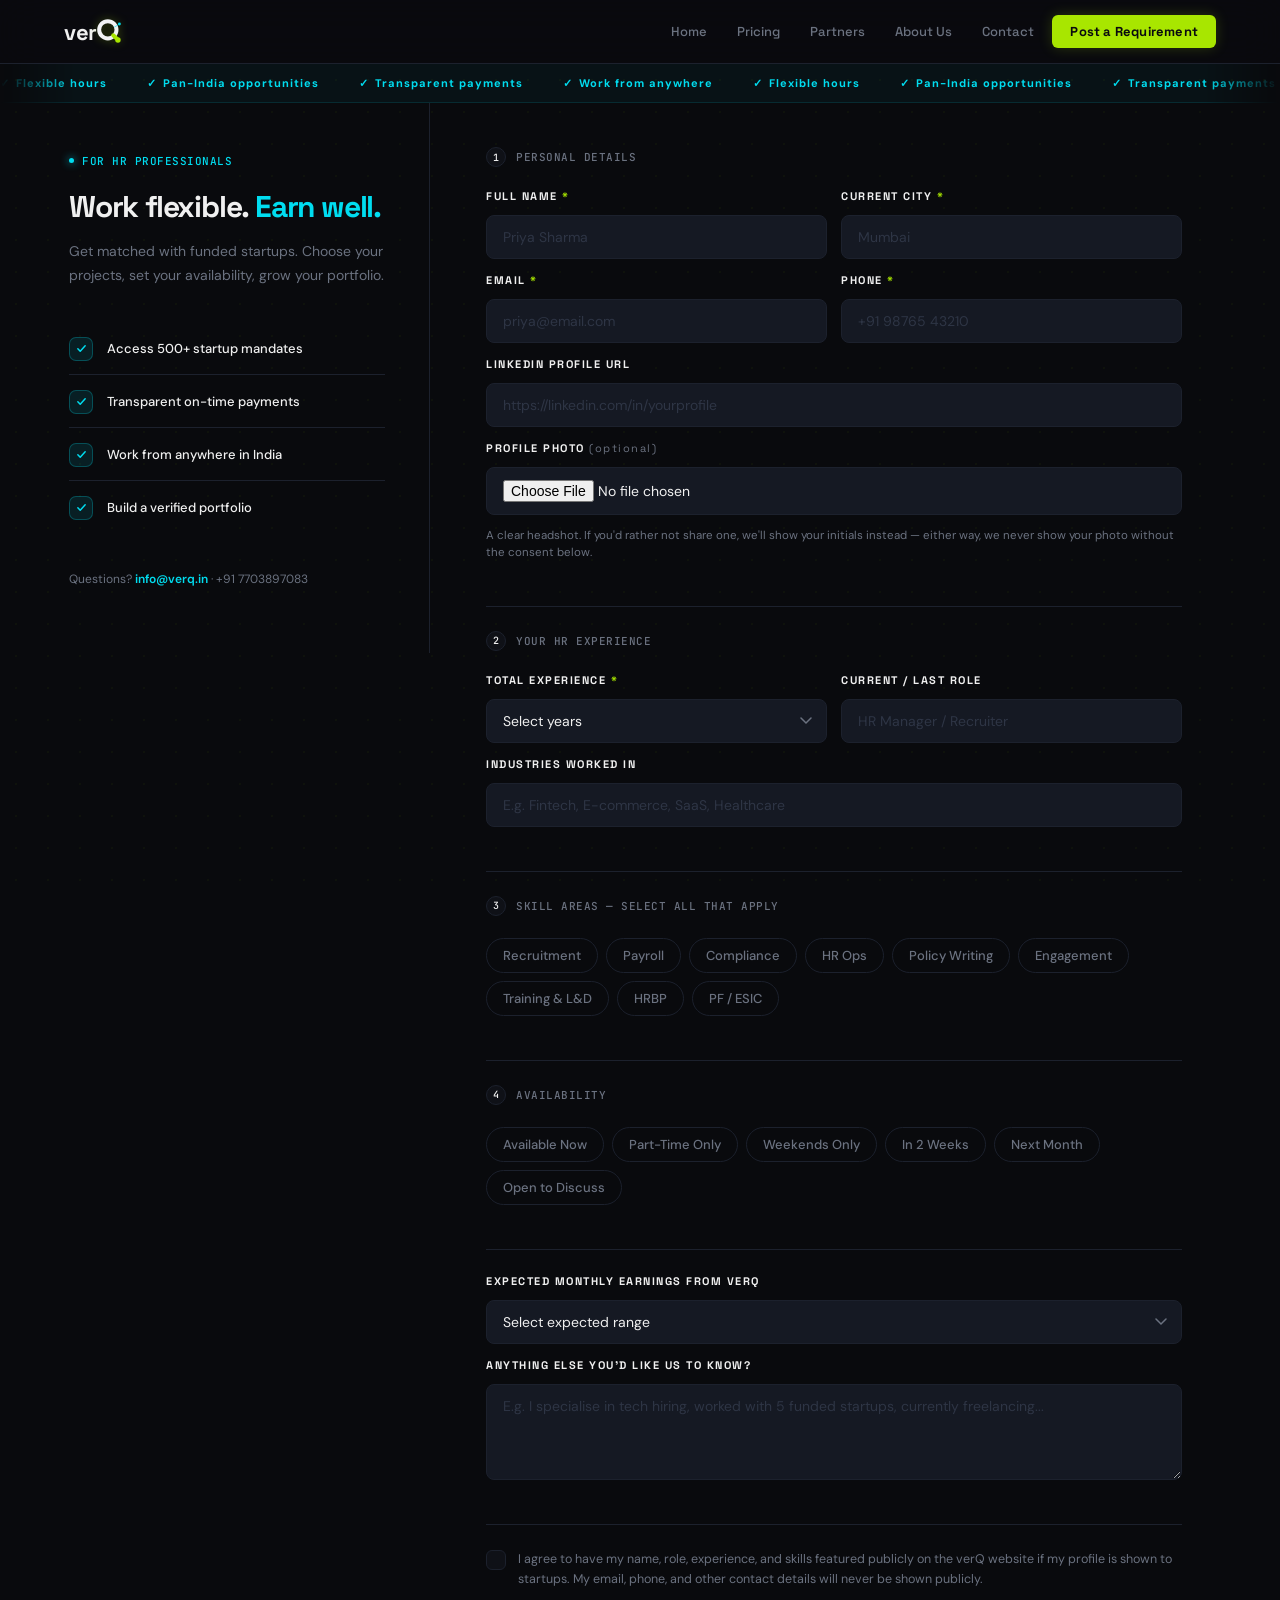
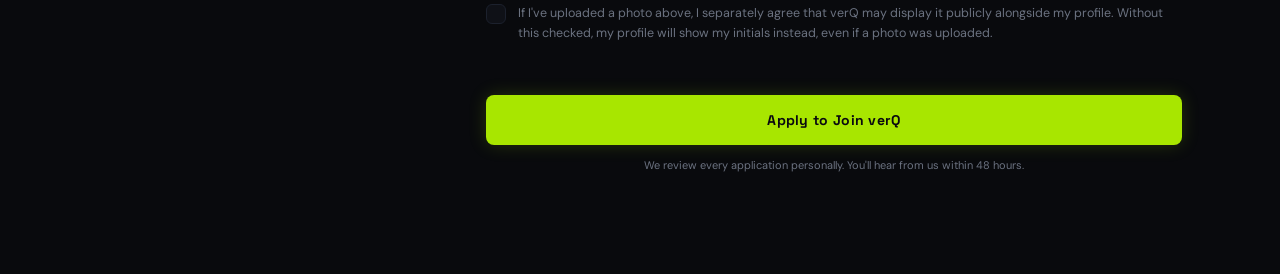
<file: join-hr-partner.html>
<!DOCTYPE html>
<html lang="en">
<head>
<meta charset="UTF-8"/>
<link rel="icon" type="image/png" href="/favicon.png?v=3">
<meta name="viewport" content="width=device-width, initial-scale=1.0"/>
<title>Join as HR Partner | verQ</title>
<meta property="og:type" content="website"/>
<meta property="og:url" content="https://www.verq.in/join-hr-partner.html"/>
<meta property="og:site_name" content="verQ"/>
<meta property="og:title" content="Join as HR Partner | verQ"/>
<meta property="og:description" content="Join verQ as an HR Partner — work flexible, get matched with funded startups, transparent on-time payments, and build a verified portfolio."/>
<meta property="og:image" content="https://www.verq.in/og-image.png"/>
<meta property="og:image:width" content="1200"/>
<meta property="og:image:height" content="630"/>
<meta name="twitter:card" content="summary_large_image"/>
<meta name="twitter:title" content="Join as HR Partner | verQ"/>
<meta name="twitter:description" content="Join verQ as an HR Partner — work flexible, get matched with funded startups, transparent on-time payments, and build a verified portfolio."/>
<meta name="twitter:image" content="https://www.verq.in/og-image.png"/>
<meta name="description" content="Join verQ as an HR Partner — work flexible, get matched with funded startups, transparent on-time payments, and build a verified portfolio."/>
<link href="https://fonts.googleapis.com/css2?family=Space+Grotesk:wght@400;500;600;700&family=DM+Sans:wght@400;500&family=JetBrains+Mono:wght@400;500&display=swap" rel="stylesheet"/>
<link rel="stylesheet" href="css/theme.css"/>
<style>
.page-layout { display: grid; grid-template-columns: 380px 1fr; max-width: 1180px; margin: 0 auto; position: relative; }

.req-sidebar { position: sticky; top: 64px; align-self: start; padding: 44px 44px 64px 5%; border-right: 1px solid var(--border); grid-column: 1; }
.rs-label { display: inline-flex; align-items: center; gap: 8px; font-family: 'JetBrains Mono', monospace; font-size: 11px; font-weight: 500;
  letter-spacing: 0.5px; text-transform: uppercase; color: var(--cyan); margin-bottom: 22px; }
.rs-label::before { content: ''; width: 5px; height: 5px; border-radius: 50%; background: var(--cyan); box-shadow: 0 0 8px var(--cyan); }
.rs-title { font-family: 'Space Grotesk', sans-serif; font-size: 30px; font-weight: 700; letter-spacing: -1.2px; line-height: 1.16; margin-bottom: 16px; }
.rs-title span { color: var(--cyan); }
.rs-desc { font-size: 14px; color: var(--muted); line-height: 1.7; margin-bottom: 36px; }
.rs-rows { display: flex; flex-direction: column; gap: 2px; margin-bottom: 36px; }
.rs-row { display: flex; align-items: center; gap: 14px; padding: 13px 0; border-bottom: 1px solid var(--border); }
.rs-row:last-child { border-bottom: none; }
.rs-row-icon { width: 24px; height: 24px; border-radius: 7px; background: rgba(0,221,240,0.1); border: 1px solid rgba(0,221,240,0.25);
  display: flex; align-items: center; justify-content: center; flex-shrink: 0; }
.rs-row-icon svg { width: 11px; height: 11px; }
.rs-row-text { font-size: 13px; color: var(--white); font-weight: 500; }
.rs-footnote { font-size: 12px; color: var(--muted); line-height: 1.7; }
.rs-footnote a { color: var(--cyan); text-decoration: none; font-weight: 600; }

.req-form-col { padding: 44px 6% 100px 56px; grid-column: 2; }
.f-section { margin-bottom: 44px; }
.f-section-label { display: flex; align-items: center; gap: 10px; font-family: 'JetBrains Mono', monospace; font-size: 11px; font-weight: 500;
  letter-spacing: 0.5px; text-transform: uppercase; color: var(--muted); margin-bottom: 22px; }
.f-section-num { width: 20px; height: 20px; border-radius: 50%; background: var(--surface); border: 1px solid var(--border);
  display: flex; align-items: center; justify-content: center; font-size: 10px; color: var(--white); flex-shrink: 0; }

/* Quiet focus choreography — cyan accent for this page */
.req-form-col .form-field label.form-label {
  transition: color 0.25s ease, transform 0.25s cubic-bezier(0.16,1,0.3,1); transform-origin: left center;
}
.req-form-col .form-field.focused label.form-label { color: var(--cyan); transform: translateY(-2px); }
.form-optional { color: var(--muted); font-weight: 400; text-transform: none; font-size: 11px; }
.form-hint { font-size: 11.5px; color: var(--muted); margin-top: 6px; line-height: 1.5; }
.req-form-col .form-input:focus, .req-form-col .form-select:focus, .req-form-col .form-textarea:focus {
  border-color: rgba(0,221,240,0.45); box-shadow: 0 0 0 3px rgba(0,221,240,0.1);
}
.req-form-col .form-input, .req-form-col .form-select, .req-form-col .form-textarea {
  transition: border-color 0.3s cubic-bezier(0.16,1,0.3,1), box-shadow 0.3s cubic-bezier(0.16,1,0.3,1);
}
.req-form-col .chip label { transition: border-color 0.2s ease, background 0.2s ease, color 0.2s ease, transform 0.15s ease; }
.req-form-col .chip label:hover { border-color: rgba(0,221,240,0.3); }
.req-form-col .chip input:checked + label { border-color: var(--cyan) !important; background: rgba(0,221,240,0.08) !important; color: var(--cyan) !important; }
.req-form-col .chip label:active { transform: scale(0.96); }
.req-form-col .submit-btn { transition: transform 0.15s cubic-bezier(0.34,1.56,0.64,1), background 0.2s ease, box-shadow 0.2s ease; }
.req-form-col .submit-btn:active:not(:disabled) { transform: scale(0.98); }

.consent-row { display: flex; align-items: flex-start; gap: 12px; cursor: pointer; }
.consent-row input { position: absolute; opacity: 0; pointer-events: none; }
.consent-box { width: 20px; height: 20px; border-radius: 6px; border: 1.5px solid var(--border); background: var(--surface);
  display: flex; align-items: center; justify-content: center; flex-shrink: 0; margin-top: 1px;
  transition: background 0.2s ease, border-color 0.2s ease; }
.consent-box svg { width: 10px; height: 10px; opacity: 0; transform: scale(0.5); transition: opacity 0.2s ease, transform 0.2s ease; }
.consent-row input:checked + .consent-box { background: var(--cyan); border-color: var(--cyan); }
.consent-row input:checked + .consent-box svg { opacity: 1; transform: scale(1); }
.consent-text { font-size: 12.5px; color: var(--muted); line-height: 1.6; }

.perks-strip { margin-top: 64px; background: rgba(0,221,240,0.04); border-bottom: 1px solid rgba(0,221,240,0.12); padding: 12px 0; overflow: hidden; -webkit-mask-image: linear-gradient(90deg, transparent, #000 6%, #000 94%, transparent); mask-image: linear-gradient(90deg, transparent, #000 6%, #000 94%, transparent); }
.perks-track { display: flex; gap: 40px; width: max-content; animation: perksScroll 16s linear infinite; }
.perks-strip:hover .perks-track { animation-play-state: paused; }
@keyframes perksScroll { from { transform: translateX(0); } to { transform: translateX(-50%); } }
.perk { font-size: 11px; font-weight: 700; letter-spacing: 1px; color: var(--cyan); white-space: nowrap; display: flex; align-items: center; gap: 6px; flex-shrink: 0; }
.perk::before { content: '✓'; }

@media (max-width: 960px) {
  .page-layout { grid-template-columns: 1fr; grid-auto-flow: row; }
  .req-sidebar { position: static; min-height: 0; border-right: none; border-bottom: 1px solid var(--border); padding: 44px 6%; grid-column: 1; grid-row: 1; }
  .req-form-col { padding: 44px 6% 64px; grid-column: 1; grid-row: 2; }
}
</style>
</head>
<body>

<!-- Netlify form detection (hidden) -->
<form name="hr-partner" netlify netlify-honeypot="bot-field" hidden enctype="multipart/form-data">
  <input name="name"/><input name="city"/><input name="email"/>
  <input name="phone"/><input name="linkedin"/><input name="experience"/>
  <input name="role"/><input name="industries"/><input name="skills"/>
  <input name="availability"/><input name="earnings"/><textarea name="notes"></textarea>
  <input type="file" name="photo"/><input name="consent"/><input name="photo-consent"/>
</form>

<nav>
  <a href="/" class="nav-logo">ver<svg class="nav-logo-icon" viewBox="16 12 72 72" xmlns="http://www.w3.org/2000/svg"><circle cx="46" cy="42" r="24" stroke="#F2F3F5" stroke-width="11" fill="none"/><line x1="61" y1="57" x2="74" y2="70" stroke="#A8E600" stroke-width="11" stroke-linecap="round"/><circle cx="74" cy="70" r="7.5" fill="#A8E600"/><circle cx="78" cy="26" r="4" fill="#00DDF0"/><line x1="65" y1="34" x2="75" y2="28" stroke="#00DDF0" stroke-width="2.5" stroke-linecap="round" opacity="0.7"/></svg></a>
  <div class="nav-links">
    <a href="/">Home</a>
    <a href="/pricing.html">Pricing</a>
    <a href="/partners.html">Partners</a>
    <a href="/about.html">About Us</a>
    <a href="/contact.html">Contact</a>
    <a href="/post-requirement.html" class="nav-cta">Post a Requirement</a>
  </div>
  <div class="nav-hamburger" id="hamburger" onclick="toggleMenu()"><span></span><span></span><span></span></div>
</nav>

<div class="perks-strip">
  <div class="perks-track">
    <div class="perk">Flexible hours</div>
    <div class="perk">Pan-India opportunities</div>
    <div class="perk">Transparent payments</div>
    <div class="perk">Work from anywhere</div>
    <div class="perk">Flexible hours</div>
    <div class="perk">Pan-India opportunities</div>
    <div class="perk">Transparent payments</div>
    <div class="perk">Work from anywhere</div>
  </div>
</div>

<div class="page-layout">
  <aside class="req-sidebar">
    <div class="rs-label">For HR Professionals</div>
    <div class="rs-title">Work flexible. <span>Earn well.</span></div>
    <div class="rs-desc">Get matched with funded startups. Choose your projects, set your availability, grow your portfolio.</div>
    <div class="rs-rows">
      <div class="rs-row"><div class="rs-row-icon"><svg viewBox="0 0 12 12" fill="none"><path d="M2 6.2L4.6 9L10 3" stroke="#00DDF0" stroke-width="1.6" stroke-linecap="round" stroke-linejoin="round"/></svg></div><div class="rs-row-text">Access 500+ startup mandates</div></div>
      <div class="rs-row"><div class="rs-row-icon"><svg viewBox="0 0 12 12" fill="none"><path d="M2 6.2L4.6 9L10 3" stroke="#00DDF0" stroke-width="1.6" stroke-linecap="round" stroke-linejoin="round"/></svg></div><div class="rs-row-text">Transparent on-time payments</div></div>
      <div class="rs-row"><div class="rs-row-icon"><svg viewBox="0 0 12 12" fill="none"><path d="M2 6.2L4.6 9L10 3" stroke="#00DDF0" stroke-width="1.6" stroke-linecap="round" stroke-linejoin="round"/></svg></div><div class="rs-row-text">Work from anywhere in India</div></div>
      <div class="rs-row"><div class="rs-row-icon"><svg viewBox="0 0 12 12" fill="none"><path d="M2 6.2L4.6 9L10 3" stroke="#00DDF0" stroke-width="1.6" stroke-linecap="round" stroke-linejoin="round"/></svg></div><div class="rs-row-text">Build a verified portfolio</div></div>
    </div>
    <div class="rs-footnote">Questions? <a href="mailto:info@verq.in">info@verq.in</a> · +91 7703897083</div>
  </aside>

  <div class="req-form-col">
    <form id="partnerForm" name="hr-partner" method="POST" action="/success-partner.html" data-netlify="true" enctype="multipart/form-data">
      <input type="hidden" name="form-name" value="hr-partner"/>
      <p hidden><input name="bot-field"/></p>

      <div class="f-section">
        <div class="f-section-label"><div class="f-section-num">1</div>Personal Details</div>
        <div class="form-grid">
          <div class="form-field" data-field><label class="form-label">Full Name <span class="req">*</span></label><input class="form-input" name="name" placeholder="Priya Sharma" required/></div>
          <div class="form-field" data-field><label class="form-label">Current City <span class="req">*</span></label><input class="form-input" name="city" placeholder="Mumbai" required/></div>
          <div class="form-field" data-field><label class="form-label">Email <span class="req">*</span></label><input class="form-input" type="email" name="email" placeholder="priya@email.com" required/></div>
          <div class="form-field" data-field><label class="form-label">Phone <span class="req">*</span></label><input class="form-input" type="tel" name="phone" placeholder="+91 98765 43210" required/></div>
          <div class="form-field full" data-field><label class="form-label">LinkedIn Profile URL</label><input class="form-input" type="url" name="linkedin" placeholder="https://linkedin.com/in/yourprofile"/></div>
          <div class="form-field full" data-field><label class="form-label">Profile Photo <span class="form-optional">(optional)</span></label><input class="form-input" type="file" name="photo" accept="image/png,image/jpeg,image/webp"/><div class="form-hint">A clear headshot. If you'd rather not share one, we'll show your initials instead — either way, we never show your photo without the consent below.</div></div>
        </div>
      </div>

      <div class="form-divider"></div>

      <div class="f-section">
        <div class="f-section-label"><div class="f-section-num">2</div>Your HR Experience</div>
        <div class="form-grid">
          <div class="form-field" data-field><label class="form-label">Total Experience <span class="req">*</span></label>
            <select class="form-select" name="experience" required><option value="" disabled selected>Select years</option><option>0–2 years</option><option>2–5 years</option><option>5–8 years</option><option>8–12 years</option><option>12+ years</option></select>
          </div>
          <div class="form-field" data-field><label class="form-label">Current / Last Role</label><input class="form-input" name="role" placeholder="HR Manager / Recruiter"/></div>
          <div class="form-field full" data-field><label class="form-label">Industries Worked In</label><input class="form-input" name="industries" placeholder="E.g. Fintech, E-commerce, SaaS, Healthcare"/></div>
        </div>
      </div>

      <div class="form-divider"></div>

      <div class="f-section">
        <div class="f-section-label"><div class="f-section-num">3</div>Skill Areas — Select All That Apply</div>
        <div class="chips">
          <div class="chip"><input type="checkbox" name="skills" id="s1" value="Recruitment"/><label for="s1">Recruitment</label></div>
          <div class="chip"><input type="checkbox" name="skills" id="s2" value="Payroll"/><label for="s2">Payroll</label></div>
          <div class="chip"><input type="checkbox" name="skills" id="s3" value="Compliance"/><label for="s3">Compliance</label></div>
          <div class="chip"><input type="checkbox" name="skills" id="s4" value="HR Ops"/><label for="s4">HR Ops</label></div>
          <div class="chip"><input type="checkbox" name="skills" id="s5" value="Policy Writing"/><label for="s5">Policy Writing</label></div>
          <div class="chip"><input type="checkbox" name="skills" id="s6" value="Employee Engagement"/><label for="s6">Engagement</label></div>
          <div class="chip"><input type="checkbox" name="skills" id="s7" value="Training & L&D"/><label for="s7">Training &amp; L&amp;D</label></div>
          <div class="chip"><input type="checkbox" name="skills" id="s8" value="HRBP"/><label for="s8">HRBP</label></div>
          <div class="chip"><input type="checkbox" name="skills" id="s9" value="PF / ESIC"/><label for="s9">PF / ESIC</label></div>
        </div>
      </div>

      <div class="form-divider"></div>

      <div class="f-section">
        <div class="f-section-label"><div class="f-section-num">4</div>Availability</div>
        <div class="chips">
          <div class="chip"><input type="radio" name="availability" id="a1" value="Available Now"/><label for="a1">Available Now</label></div>
          <div class="chip"><input type="radio" name="availability" id="a2" value="Part-Time Only"/><label for="a2">Part-Time Only</label></div>
          <div class="chip"><input type="radio" name="availability" id="a3" value="Weekends Only"/><label for="a3">Weekends Only</label></div>
          <div class="chip"><input type="radio" name="availability" id="a4" value="In 2 Weeks"/><label for="a4">In 2 Weeks</label></div>
          <div class="chip"><input type="radio" name="availability" id="a5" value="Next Month"/><label for="a5">Next Month</label></div>
          <div class="chip"><input type="radio" name="availability" id="a6" value="Open to Discuss"/><label for="a6">Open to Discuss</label></div>
        </div>
      </div>

      <div class="form-divider"></div>

      <div class="f-section">
        <div class="form-grid">
          <div class="form-field full" data-field><label class="form-label">Expected Monthly Earnings from verQ</label>
            <select class="form-select" name="earnings"><option value="" disabled selected>Select expected range</option><option>₹5,000 – ₹10,000/month</option><option>₹10,000 – ₹25,000/month</option><option>₹25,000 – ₹50,000/month</option><option>₹50,000+/month</option><option>Open to discuss</option></select>
          </div>
          <div class="form-field full" data-field><label class="form-label">Anything Else You'd Like Us to Know?</label><textarea class="form-textarea" name="notes" placeholder="E.g. I specialise in tech hiring, worked with 5 funded startups, currently freelancing..."></textarea></div>
        </div>
      </div>

      <div class="form-divider"></div>

      <div class="f-section">
        <label class="consent-row">
          <input type="checkbox" name="consent" value="yes"/>
          <span class="consent-box"><svg viewBox="0 0 12 12" fill="none"><path d="M2 6.2L4.6 9L10 3" stroke="#0A0A0F" stroke-width="1.8" stroke-linecap="round" stroke-linejoin="round"/></svg></span>
          <span class="consent-text">I agree to have my name, role, experience, and skills featured publicly on the verQ website if my profile is shown to startups. My email, phone, and other contact details will never be shown publicly.</span>
        </label>
        <label class="consent-row" style="margin-top:14px;">
          <input type="checkbox" name="photo-consent" value="yes"/>
          <span class="consent-box"><svg viewBox="0 0 12 12" fill="none"><path d="M2 6.2L4.6 9L10 3" stroke="#0A0A0F" stroke-width="1.8" stroke-linecap="round" stroke-linejoin="round"/></svg></span>
          <span class="consent-text">If I've uploaded a photo above, I separately agree that verQ may display it publicly alongside my profile. Without this checked, my profile will show my initials instead, even if a photo was uploaded.</span>
        </label>
      </div>

      <button type="submit" class="submit-btn" id="partnerBtn">Apply to Join verQ</button>
      <p class="form-note">We review every application personally. You'll hear from us within 48 hours.</p>
    </form>
  </div>
</div>

<script src="js/main.js"></script>
<script>
(function(){
  document.querySelectorAll('.req-form-col [data-field]').forEach(field => {
    const control = field.querySelector('.form-input, .form-select, .form-textarea');
    if (!control) return;
    control.addEventListener('focus', () => field.classList.add('focused'));
    control.addEventListener('blur', () => { if (!control.value) field.classList.remove('focused'); });
    if (control.value) field.classList.add('focused');
  });
})();
</script>

<script>
// JS-based sticky sidebar — desktop only. Native position:sticky is broken by
// the sitewide overflow-x:hidden fix, so we simulate it with fixed/absolute
// positioning — but only above the mobile breakpoint. We explicitly track
// whether the simulation is active and proactively clear every inline style
// the moment we drop into mobile mode, so mobile always gets a plain, fully
// stacked layout with zero chance of leftover fixed/absolute positioning
// causing content to overlap.
(function(){
  const layout = document.querySelector('.page-layout');
  const sidebar = document.querySelector('.req-sidebar');
  if (!layout || !sidebar) return;
  const NAV_HEIGHT = 64;
  const MOBILE_BREAKPOINT = 960;
  let stickyActive = false;

  function clearInlineStyles(){
    sidebar.style.position = '';
    sidebar.style.top = '';
    sidebar.style.left = '';
    sidebar.style.width = '';
  }

  function updateSticky(){
    const layoutRect = layout.getBoundingClientRect();
    const sidebarWidth = sidebar.offsetWidth || sidebar.getBoundingClientRect().width;
    const sidebarHeight = sidebar.offsetHeight;

    if (layoutRect.top >= NAV_HEIGHT) {
      clearInlineStyles();
    } else if (layoutRect.bottom - sidebarHeight > NAV_HEIGHT) {
      sidebar.style.position = 'fixed';
      sidebar.style.top = NAV_HEIGHT + 'px';
      sidebar.style.left = layoutRect.left + 'px';
      sidebar.style.width = sidebarWidth + 'px';
    } else {
      sidebar.style.position = 'absolute';
      sidebar.style.top = (layout.offsetHeight - sidebarHeight) + 'px';
      sidebar.style.left = '0px';
      sidebar.style.width = sidebarWidth + 'px';
    }
  }

  function onScroll(){ if (stickyActive) updateSticky(); }

  function checkMode(){
    const shouldBeActive = window.innerWidth > MOBILE_BREAKPOINT;
    if (shouldBeActive !== stickyActive) {
      stickyActive = shouldBeActive;
      if (!stickyActive) clearInlineStyles();
    }
    if (stickyActive) updateSticky();
  }

  window.addEventListener('scroll', onScroll, { passive: true });
  window.addEventListener('resize', checkMode);
  window.addEventListener('orientationchange', checkMode);
  checkMode();
})();
</script>
</script>

</body>
</html>
</file>
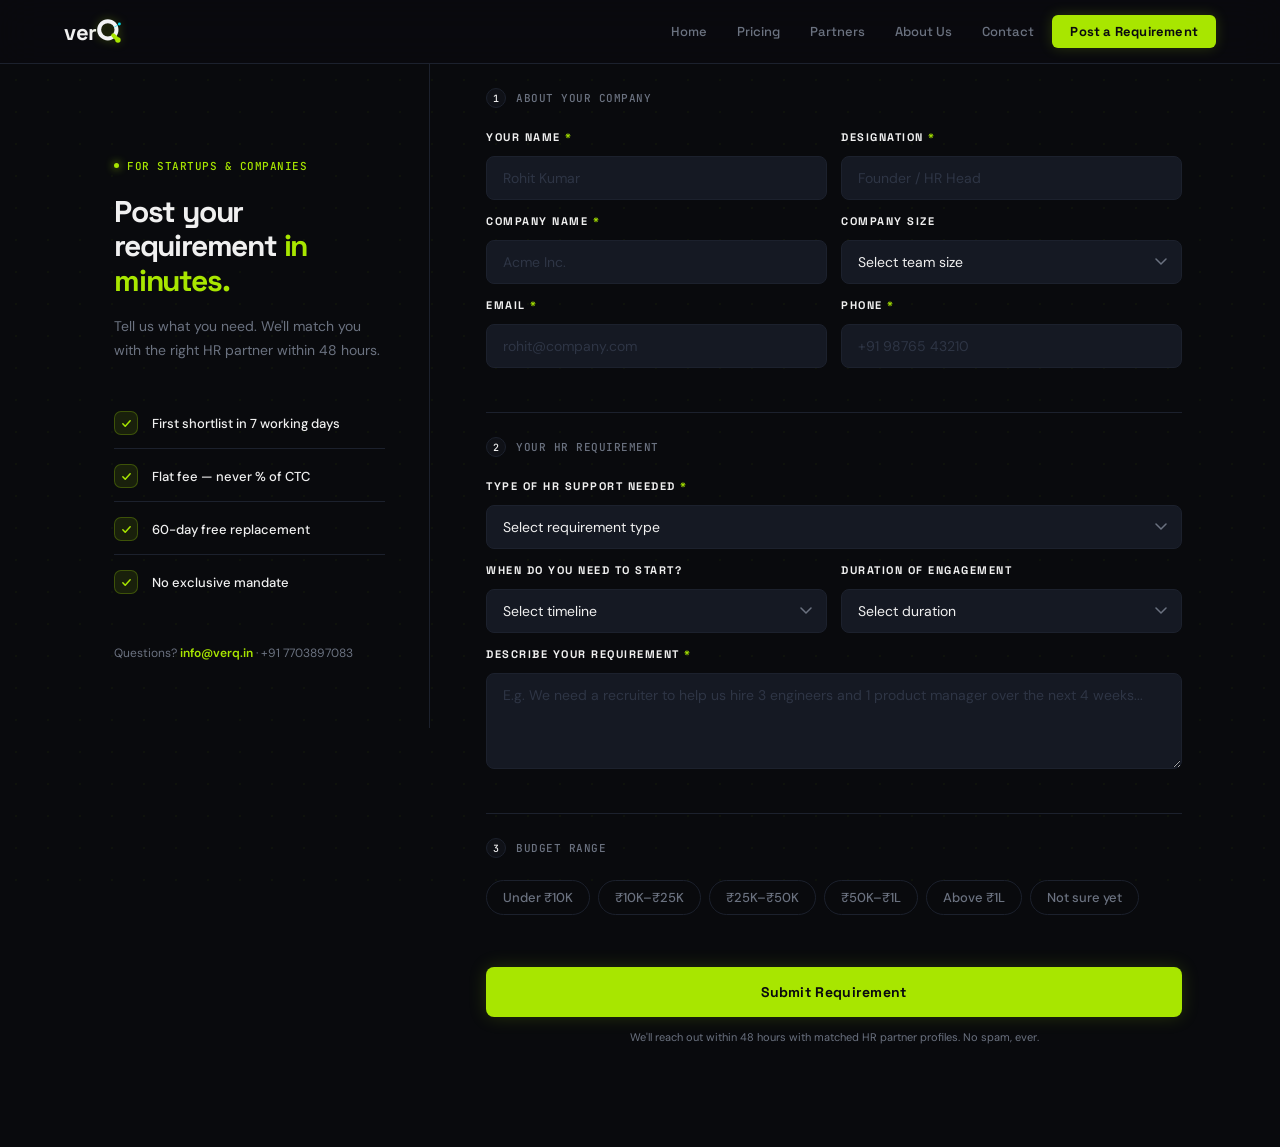
<file: post-requirement.html>
<!DOCTYPE html>
<html lang="en">
<head>
<meta charset="UTF-8"/>
<link rel="icon" type="image/png" href="/favicon.png?v=3">
<meta name="viewport" content="width=device-width, initial-scale=1.0"/>
<title>Post a Requirement | verQ</title>
<meta property="og:type" content="website"/>
<meta property="og:url" content="https://www.verq.in/post-requirement.html"/>
<meta property="og:site_name" content="verQ"/>
<meta property="og:title" content="Post a Requirement | verQ"/>
<meta property="og:description" content="Post your HR requirement to verQ — tell us what you need and we'll match you with the right verified HR partner within 48 hours."/>
<meta property="og:image" content="https://www.verq.in/og-image.png"/>
<meta property="og:image:width" content="1200"/>
<meta property="og:image:height" content="630"/>
<meta name="twitter:card" content="summary_large_image"/>
<meta name="twitter:title" content="Post a Requirement | verQ"/>
<meta name="twitter:description" content="Post your HR requirement to verQ — tell us what you need and we'll match you with the right verified HR partner within 48 hours."/>
<meta name="twitter:image" content="https://www.verq.in/og-image.png"/>
<meta name="description" content="Post your HR requirement to verQ — tell us what you need and we'll match you with the right verified HR partner within 48 hours."/>
<link href="https://fonts.googleapis.com/css2?family=Space+Grotesk:wght@400;500;600;700&family=DM+Sans:wght@400;500&family=JetBrains+Mono:wght@400;500&display=swap" rel="stylesheet"/>
<link rel="stylesheet" href="css/theme.css"/>
<style>
/* ── Two-column layout: sticky context sidebar + form ── */
.page-layout { display: grid; grid-template-columns: 380px 1fr; max-width: 1180px; margin: 0 auto; position: relative; }

.req-sidebar { position: sticky; top: 64px; align-self: start; padding: 88px 44px 64px 5%; border-right: 1px solid var(--border); grid-column: 1; }
.rs-label { display: inline-flex; align-items: center; gap: 8px; font-family: 'JetBrains Mono', monospace; font-size: 11px; font-weight: 500;
  letter-spacing: 0.5px; text-transform: uppercase; color: var(--accent); margin-bottom: 22px; }
.rs-label::before { content: ''; width: 5px; height: 5px; border-radius: 50%; background: var(--accent); box-shadow: 0 0 8px var(--accent); }
.rs-title { font-family: 'Space Grotesk', sans-serif; font-size: 30px; font-weight: 700; letter-spacing: -1.2px; line-height: 1.16; margin-bottom: 16px; }
.rs-title span { color: var(--accent); }
.rs-desc { font-size: 14px; color: var(--muted); line-height: 1.7; margin-bottom: 36px; }
.rs-rows { display: flex; flex-direction: column; gap: 2px; margin-bottom: 36px; }
.rs-row { display: flex; align-items: center; gap: 14px; padding: 13px 0; border-bottom: 1px solid var(--border); }
.rs-row:last-child { border-bottom: none; }
.rs-row-icon { width: 24px; height: 24px; border-radius: 7px; background: rgba(168,230,0,0.1); border: 1px solid rgba(168,230,0,0.25);
  display: flex; align-items: center; justify-content: center; flex-shrink: 0; }
.rs-row-icon svg { width: 11px; height: 11px; }
.rs-row-text { font-size: 13px; color: var(--white); font-weight: 500; }
.rs-footnote { font-size: 12px; color: var(--muted); line-height: 1.7; }
.rs-footnote a { color: var(--accent); text-decoration: none; font-weight: 600; }

.req-form-col { padding: 88px 6% 100px 56px; grid-column: 2; }
.f-section { margin-bottom: 44px; }
.f-section-label { display: flex; align-items: center; gap: 10px; font-family: 'JetBrains Mono', monospace; font-size: 11px; font-weight: 500;
  letter-spacing: 0.5px; text-transform: uppercase; color: var(--muted); margin-bottom: 22px; }
.f-section-num { width: 20px; height: 20px; border-radius: 50%; background: var(--surface); border: 1px solid var(--border);
  display: flex; align-items: center; justify-content: center; font-size: 10px; color: var(--white); flex-shrink: 0; }

/* Quiet focus choreography — consistent with Contact page */
.req-form-col .form-field label.form-label {
  transition: color 0.25s ease, transform 0.25s cubic-bezier(0.16,1,0.3,1); transform-origin: left center;
}
.req-form-col .form-field.focused label.form-label { color: var(--accent); transform: translateY(-2px); }
.req-form-col .form-input:focus, .req-form-col .form-select:focus, .req-form-col .form-textarea:focus {
  border-color: rgba(168,230,0,0.45); box-shadow: 0 0 0 3px rgba(168,230,0,0.1);
}
.req-form-col .form-input, .req-form-col .form-select, .req-form-col .form-textarea {
  transition: border-color 0.3s cubic-bezier(0.16,1,0.3,1), box-shadow 0.3s cubic-bezier(0.16,1,0.3,1);
}
.req-form-col .submit-btn { transition: transform 0.15s cubic-bezier(0.34,1.56,0.64,1), background 0.2s ease, box-shadow 0.2s ease; }
.req-form-col .submit-btn:active:not(:disabled) { transform: scale(0.98); }
.req-form-col .chip label { transition: border-color 0.2s ease, background 0.2s ease, color 0.2s ease, transform 0.15s ease; }
.req-form-col .chip label:active { transform: scale(0.96); }

@media (max-width: 960px) {
  .page-layout { grid-template-columns: 1fr; grid-auto-flow: row; }
  .req-sidebar { position: static; min-height: 0; border-right: none; border-bottom: 1px solid var(--border); padding: 44px 6%; grid-column: 1; grid-row: 1; }
  .req-form-col { padding: 44px 6% 64px; grid-column: 1; grid-row: 2; }
}
</style>
</head>
<body>

<!-- Netlify form detection (hidden) -->
<form name="requirement" netlify netlify-honeypot="bot-field" hidden>
  <input name="name"/><input name="designation"/><input name="company"/>
  <input name="size"/><input name="email"/><input name="phone"/>
  <input name="type"/><input name="timeline"/><input name="duration"/>
  <textarea name="description"></textarea><input name="budget"/>
</form>

<nav>
  <a href="/" class="nav-logo">ver<svg class="nav-logo-icon" viewBox="16 12 72 72" xmlns="http://www.w3.org/2000/svg"><circle cx="46" cy="42" r="24" stroke="#F2F3F5" stroke-width="11" fill="none"/><line x1="61" y1="57" x2="74" y2="70" stroke="#A8E600" stroke-width="11" stroke-linecap="round"/><circle cx="74" cy="70" r="7.5" fill="#A8E600"/><circle cx="78" cy="26" r="4" fill="#00DDF0"/><line x1="65" y1="34" x2="75" y2="28" stroke="#00DDF0" stroke-width="2.5" stroke-linecap="round" opacity="0.7"/></svg></a>
  <div class="nav-links">
    <a href="/">Home</a>
    <a href="/pricing.html">Pricing</a>
    <a href="/partners.html">Partners</a>
    <a href="/about.html">About Us</a>
    <a href="/contact.html">Contact</a>
    <a href="/post-requirement.html" class="nav-cta active">Post a Requirement</a>
  </div>
  <div class="nav-hamburger" id="hamburger" onclick="toggleMenu()"><span></span><span></span><span></span></div>
</nav>

<div class="page-layout">
  <aside class="req-sidebar">
    <div class="rs-label">For Startups &amp; Companies</div>
    <div class="rs-title">Post your requirement <span>in minutes.</span></div>
    <div class="rs-desc">Tell us what you need. We'll match you with the right HR partner within 48 hours.</div>
    <div class="rs-rows">
      <div class="rs-row"><div class="rs-row-icon"><svg viewBox="0 0 12 12" fill="none"><path d="M2 6.2L4.6 9L10 3" stroke="#A8E600" stroke-width="1.6" stroke-linecap="round" stroke-linejoin="round"/></svg></div><div class="rs-row-text">First shortlist in 7 working days</div></div>
      <div class="rs-row"><div class="rs-row-icon"><svg viewBox="0 0 12 12" fill="none"><path d="M2 6.2L4.6 9L10 3" stroke="#A8E600" stroke-width="1.6" stroke-linecap="round" stroke-linejoin="round"/></svg></div><div class="rs-row-text">Flat fee — never % of CTC</div></div>
      <div class="rs-row"><div class="rs-row-icon"><svg viewBox="0 0 12 12" fill="none"><path d="M2 6.2L4.6 9L10 3" stroke="#A8E600" stroke-width="1.6" stroke-linecap="round" stroke-linejoin="round"/></svg></div><div class="rs-row-text">60-day free replacement</div></div>
      <div class="rs-row"><div class="rs-row-icon"><svg viewBox="0 0 12 12" fill="none"><path d="M2 6.2L4.6 9L10 3" stroke="#A8E600" stroke-width="1.6" stroke-linecap="round" stroke-linejoin="round"/></svg></div><div class="rs-row-text">No exclusive mandate</div></div>
    </div>
    <div class="rs-footnote">Questions? <a href="mailto:info@verq.in">info@verq.in</a> · +91 7703897083</div>
  </aside>

  <div class="req-form-col">
    <form id="reqForm" name="requirement" method="POST" action="/success-requirement.html" data-netlify="true">
      <input type="hidden" name="form-name" value="requirement"/>
      <p hidden><input name="bot-field"/></p>

      <div class="f-section">
        <div class="f-section-label"><div class="f-section-num">1</div>About Your Company</div>
        <div class="form-grid">
          <div class="form-field" data-field><label class="form-label">Your Name <span class="req">*</span></label><input class="form-input" name="name" placeholder="Rohit Kumar" required/></div>
          <div class="form-field" data-field><label class="form-label">Designation <span class="req">*</span></label><input class="form-input" name="designation" placeholder="Founder / HR Head" required/></div>
          <div class="form-field" data-field><label class="form-label">Company Name <span class="req">*</span></label><input class="form-input" name="company" placeholder="Acme Inc." required/></div>
          <div class="form-field" data-field><label class="form-label">Company Size</label>
            <select class="form-select" name="size"><option value="" disabled selected>Select team size</option><option>1–10 employees</option><option>11–50 employees</option><option>51–200 employees</option><option>200+ employees</option></select>
          </div>
          <div class="form-field" data-field><label class="form-label">Email <span class="req">*</span></label><input class="form-input" type="email" name="email" placeholder="rohit@company.com" required/></div>
          <div class="form-field" data-field><label class="form-label">Phone <span class="req">*</span></label><input class="form-input" type="tel" name="phone" placeholder="+91 98765 43210" required/></div>
        </div>
      </div>

      <div class="form-divider"></div>

      <div class="f-section">
        <div class="f-section-label"><div class="f-section-num">2</div>Your HR Requirement</div>
        <div class="form-grid">
          <div class="form-field full" data-field><label class="form-label">Type of HR Support Needed <span class="req">*</span></label>
            <select class="form-select" name="type" required><option value="" disabled selected>Select requirement type</option><option>Recruitment — Single Role</option><option>Recruitment — Multiple Roles</option><option>Payroll Setup &amp; Management</option><option>HR Compliance &amp; Audit</option><option>Policy Writing &amp; Documentation</option><option>HR Generalist Support</option><option>Other / Custom Project</option></select>
          </div>
          <div class="form-field" data-field><label class="form-label">When Do You Need to Start?</label>
            <select class="form-select" name="timeline"><option value="" disabled selected>Select timeline</option><option>Immediately (within 48 hrs)</option><option>This week</option><option>Within 2 weeks</option><option>This month</option><option>Planning ahead</option></select>
          </div>
          <div class="form-field" data-field><label class="form-label">Duration of Engagement</label>
            <select class="form-select" name="duration"><option value="" disabled selected>Select duration</option><option>One-time project</option><option>1–2 weeks</option><option>1 month</option><option>2–3 months</option><option>Ongoing / Retainer</option></select>
          </div>
          <div class="form-field full" data-field><label class="form-label">Describe Your Requirement <span class="req">*</span></label><textarea class="form-textarea" name="description" placeholder="E.g. We need a recruiter to help us hire 3 engineers and 1 product manager over the next 4 weeks..." required></textarea></div>
        </div>
      </div>

      <div class="form-divider"></div>

      <div class="f-section">
        <div class="f-section-label"><div class="f-section-num">3</div>Budget Range</div>
        <div class="chips">
          <div class="chip"><input type="radio" name="budget" id="b1" value="Under ₹10K"/><label for="b1">Under ₹10K</label></div>
          <div class="chip"><input type="radio" name="budget" id="b2" value="₹10K–₹25K"/><label for="b2">₹10K–₹25K</label></div>
          <div class="chip"><input type="radio" name="budget" id="b3" value="₹25K–₹50K"/><label for="b3">₹25K–₹50K</label></div>
          <div class="chip"><input type="radio" name="budget" id="b4" value="₹50K–₹1L"/><label for="b4">₹50K–₹1L</label></div>
          <div class="chip"><input type="radio" name="budget" id="b5" value="Above ₹1L"/><label for="b5">Above ₹1L</label></div>
          <div class="chip"><input type="radio" name="budget" id="b6" value="Not sure yet"/><label for="b6">Not sure yet</label></div>
        </div>
      </div>

      <button type="submit" class="submit-btn" id="reqBtn">Submit Requirement</button>
      <p class="form-note">We'll reach out within 48 hours with matched HR partner profiles. No spam, ever.</p>
    </form>
  </div>
</div>

<script src="js/main.js"></script>
<script>
// Quiet focus choreography — label lifts and highlights on focus, and
// stays lifted once the field has content (Stripe-style).
(function(){
  document.querySelectorAll('.req-form-col [data-field]').forEach(field => {
    const control = field.querySelector('.form-input, .form-select, .form-textarea');
    if (!control) return;
    control.addEventListener('focus', () => field.classList.add('focused'));
    control.addEventListener('blur', () => { if (!control.value) field.classList.remove('focused'); });
    if (control.value) field.classList.add('focused');
  });
})();
</script>

<script>
// JS-based sticky sidebar. Native `position: sticky` doesn't work here
// because the sitewide `overflow-x: hidden` on <html>/<body> (needed to
// prevent a mobile horizontal-scroll bug) breaks native sticky for any
// descendant on the page. This reproduces the same visual behavior:
// pinned under the nav while scrolling, then docking at the bottom of
// the layout once the (much taller) form column runs out.
(function(){
  const layout = document.querySelector('.page-layout');
  const sidebar = document.querySelector('.req-sidebar');
  if (!layout || !sidebar) return;
  const NAV_HEIGHT = 64;
  const MOBILE_BREAKPOINT = 960;
  let stickyActive = false;

  function clearInlineStyles(){
    sidebar.style.position = '';
    sidebar.style.top = '';
    sidebar.style.left = '';
    sidebar.style.width = '';
  }

  function updateSticky(){
    const layoutRect = layout.getBoundingClientRect();
    const sidebarWidth = sidebar.offsetWidth || sidebar.getBoundingClientRect().width;
    const sidebarHeight = sidebar.offsetHeight;

    if (layoutRect.top >= NAV_HEIGHT) {
      clearInlineStyles();
    } else if (layoutRect.bottom - sidebarHeight > NAV_HEIGHT) {
      sidebar.style.position = 'fixed';
      sidebar.style.top = NAV_HEIGHT + 'px';
      sidebar.style.left = layoutRect.left + 'px';
      sidebar.style.width = sidebarWidth + 'px';
    } else {
      sidebar.style.position = 'absolute';
      sidebar.style.top = (layout.offsetHeight - sidebarHeight) + 'px';
      sidebar.style.left = '0px';
      sidebar.style.width = sidebarWidth + 'px';
    }
  }

  function onScroll(){ if (stickyActive) updateSticky(); }

  function checkMode(){
    const shouldBeActive = window.innerWidth > MOBILE_BREAKPOINT;
    if (shouldBeActive !== stickyActive) {
      stickyActive = shouldBeActive;
      if (!stickyActive) clearInlineStyles();
    }
    if (stickyActive) updateSticky();
  }

  window.addEventListener('scroll', onScroll, { passive: true });
  window.addEventListener('resize', checkMode);
  window.addEventListener('orientationchange', checkMode);
  checkMode();
})();
</script>

</body>
</html>
</file>
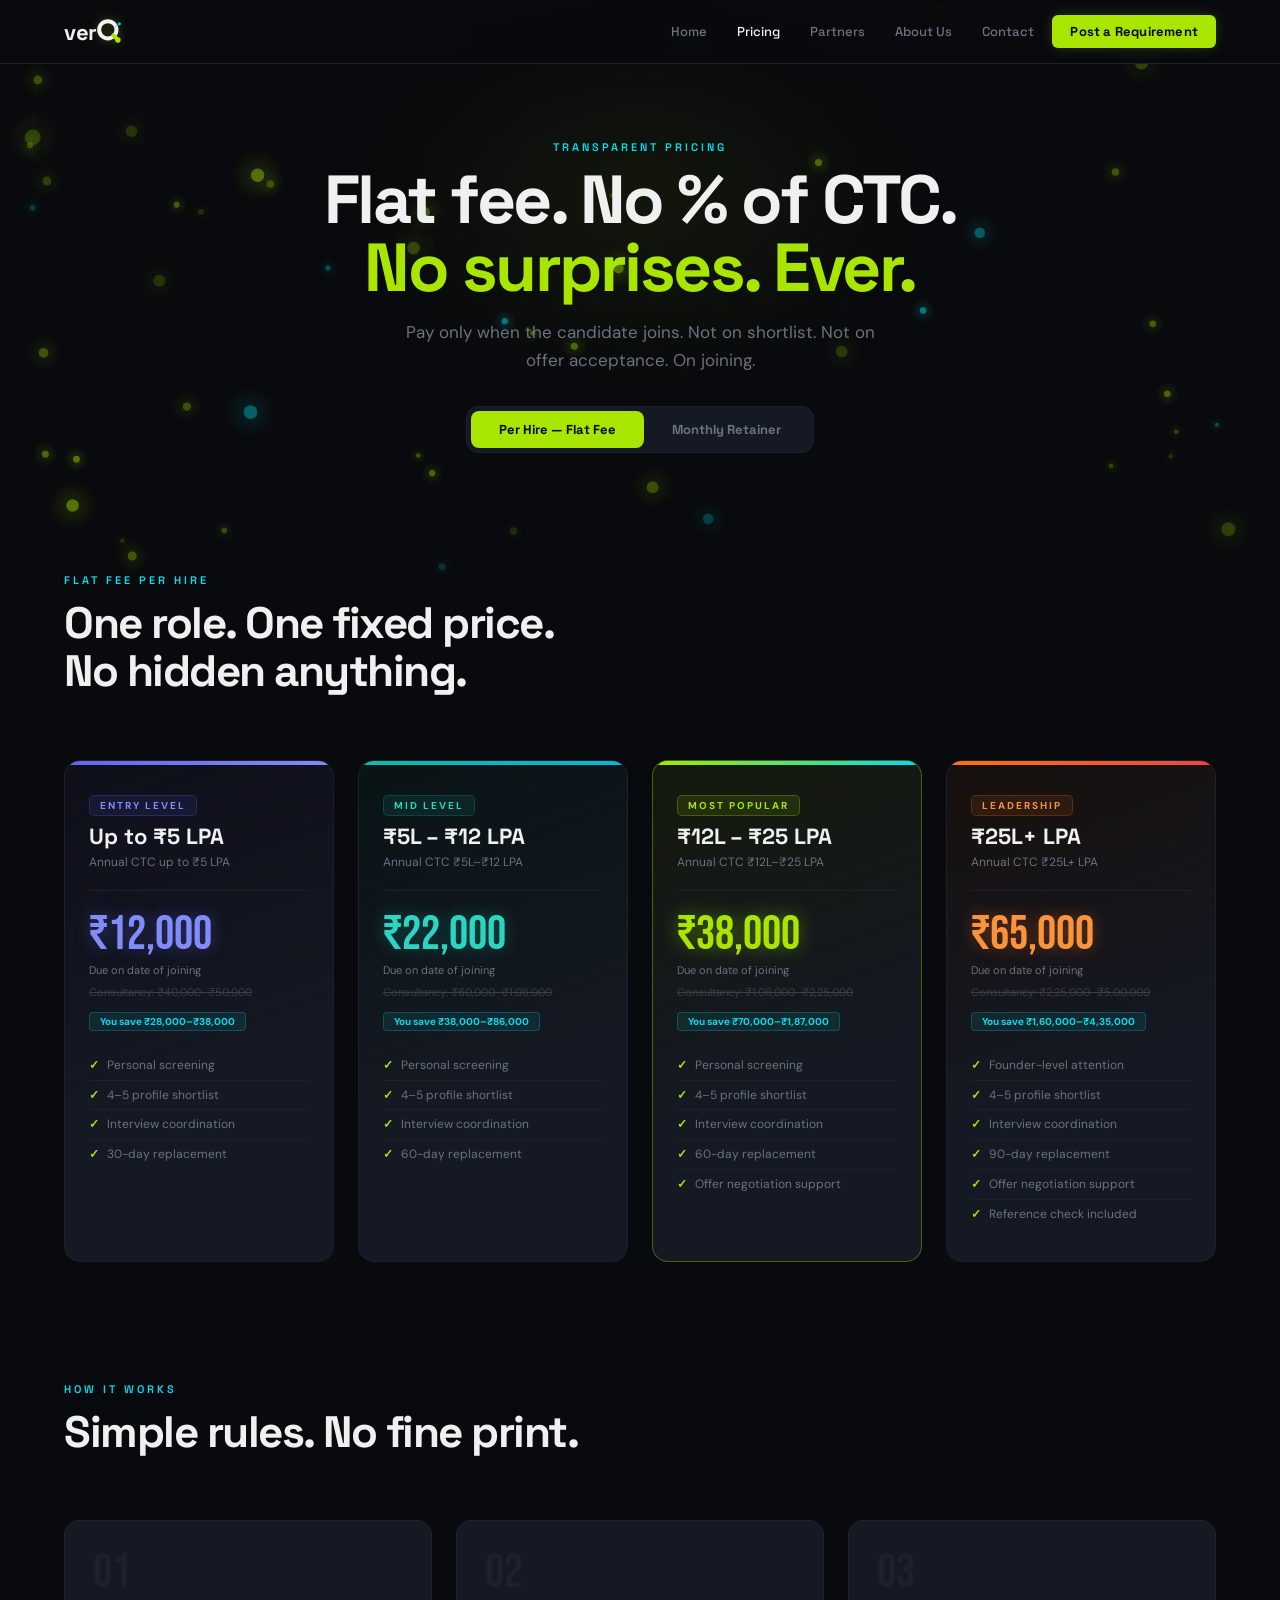
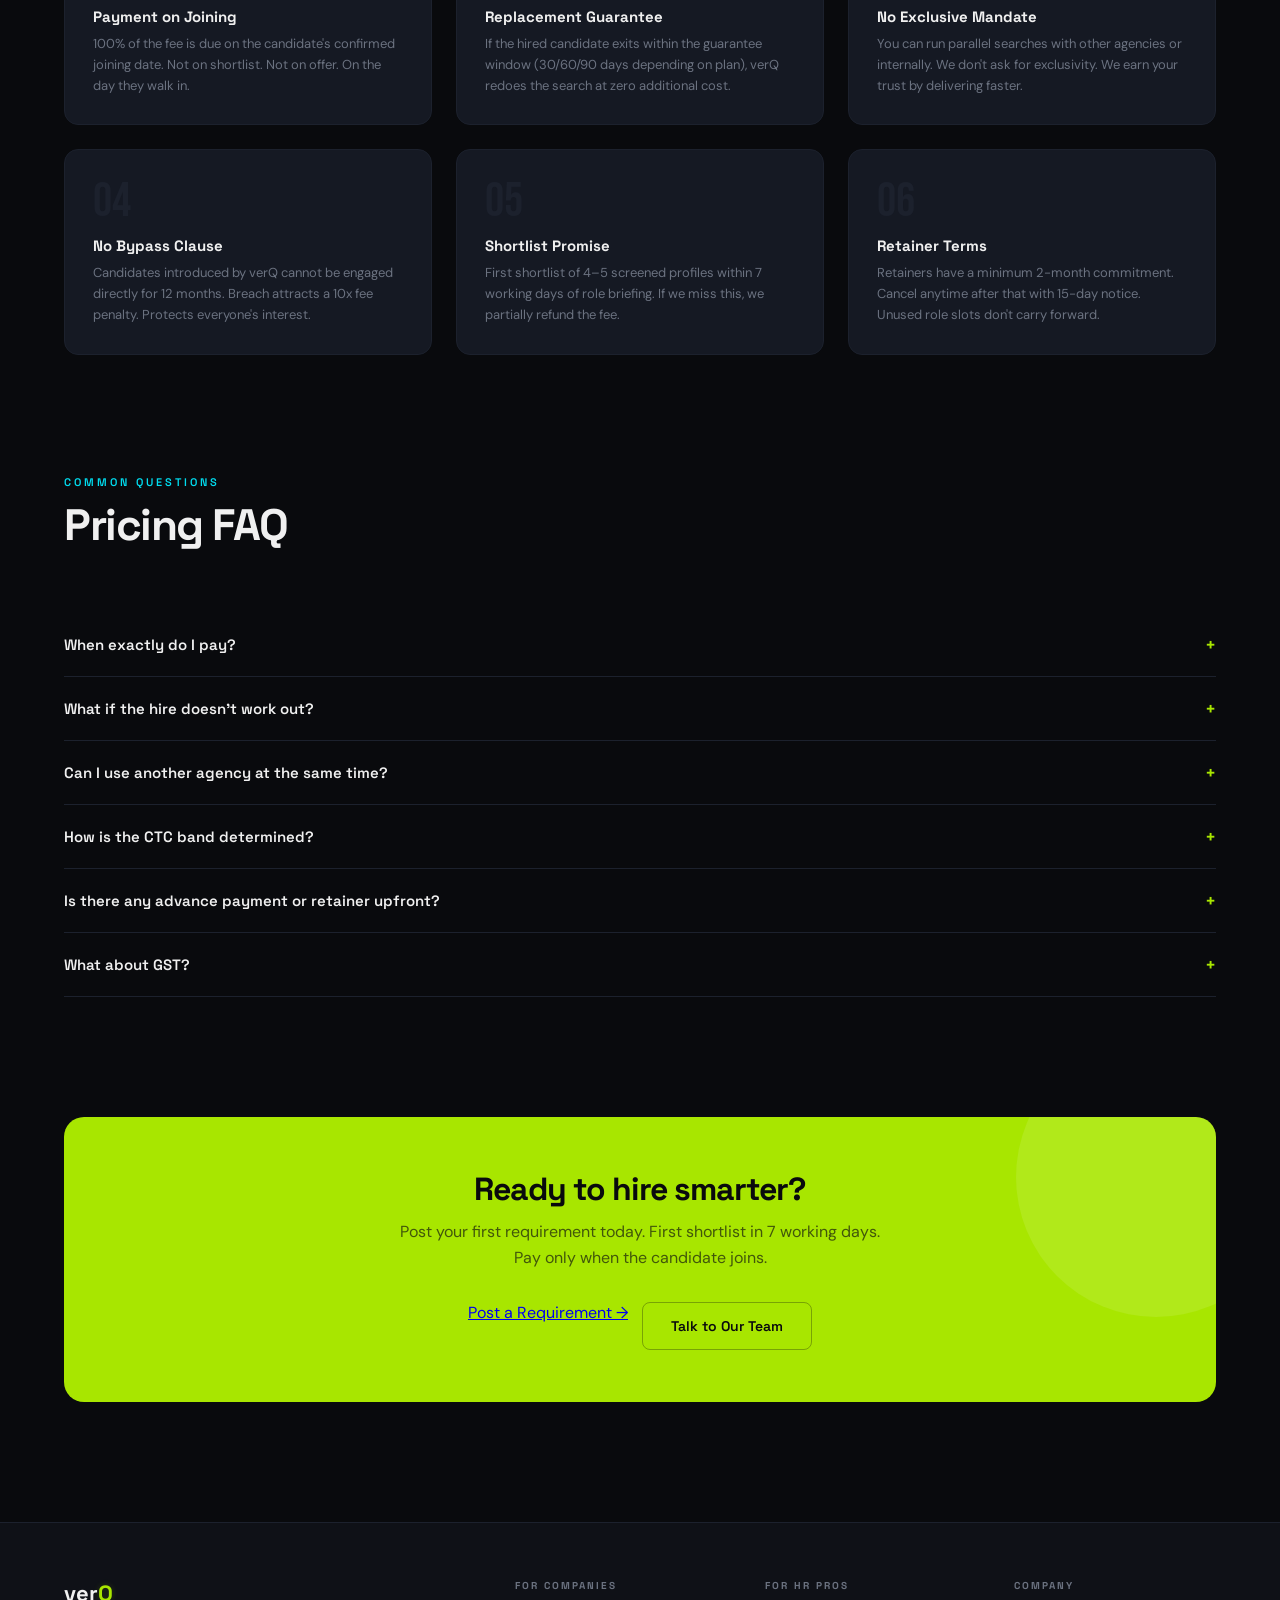
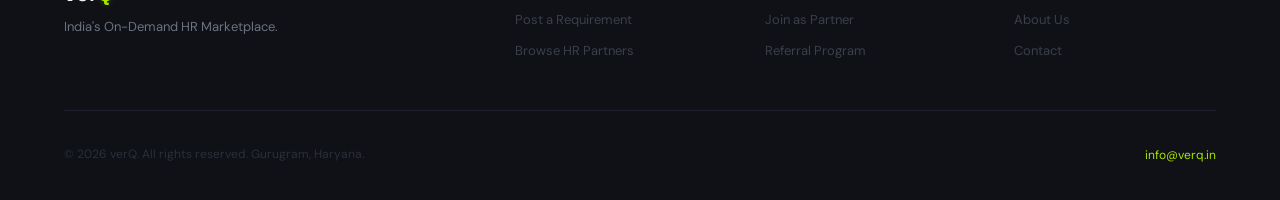
<file: pricing.html>
<!DOCTYPE html>
<html lang="en">
<head>
<meta charset="UTF-8"/>
<link rel="icon" type="image/png" href="/favicon.png?v=3">
<meta name="viewport" content="width=device-width, initial-scale=1.0"/>
<meta name="description" content="verQ Pricing — Flat fee per hire. No % of CTC. No surprises. Pay only when the candidate joins."/>
<title>Pricing | verQ</title>
<meta property="og:type" content="website"/>
<meta property="og:url" content="https://www.verq.in/pricing.html"/>
<meta property="og:site_name" content="verQ"/>
<meta property="og:title" content="Pricing | verQ"/>
<meta property="og:description" content="verQ Pricing — Flat fee per hire. No % of CTC. No surprises. Pay only when the candidate joins."/>
<meta property="og:image" content="https://www.verq.in/og-image.png"/>
<meta property="og:image:width" content="1200"/>
<meta property="og:image:height" content="630"/>
<meta name="twitter:card" content="summary_large_image"/>
<meta name="twitter:title" content="Pricing | verQ"/>
<meta name="twitter:description" content="verQ Pricing — Flat fee per hire. No % of CTC. No surprises. Pay only when the candidate joins."/>
<meta name="twitter:image" content="https://www.verq.in/og-image.png"/>
<link href="https://fonts.googleapis.com/css2?family=Space+Grotesk:wght@300;400;500;600;700&family=DM+Sans:wght@300;400;500&family=Bebas+Neue&display=swap" rel="stylesheet"/>
<link rel="stylesheet" href="css/theme.css"/>
<style>
.page-hero { padding: 140px 5% 72px; position: relative; z-index: 1; text-align: center; }
#price-canvas { position:absolute; top:0; left:0; width:100%; height:100%; z-index:0; opacity:0.6; pointer-events:none; }
.page-hero::before { content: ''; position: fixed; top: 0; left: 50%; transform: translateX(-50%); width: min(600px, 92vw); height: 400px; background: radial-gradient(ellipse, rgba(168,230,0,0.06) 0%, transparent 70%); pointer-events: none; z-index: 0; }

/* TOGGLE */
.toggle-wrap { display: flex; align-items: center; justify-content: center; gap: 0; margin-bottom: 48px; background: var(--surface2); border: 1px solid var(--border); border-radius: 12px; padding: 4px; width: fit-content; margin-left: auto; margin-right: auto; animation: fadeUp 0.5s 0.2s ease both; }
.toggle-btn { padding: 10px 28px; border-radius: 8px; font-family: 'Space Grotesk', sans-serif; font-size: 13px; font-weight: 700; cursor: pointer; border: none; transition: all 0.2s; }
.toggle-btn.active { background: var(--accent); color: var(--space); }
.toggle-btn.inactive { background: transparent; color: var(--muted); }

/* FLAT FEE */
.flat-section { padding: 0 5% var(--sp-section); position: relative; z-index: 1; }
.pricing-full-grid { display: grid; grid-template-columns: repeat(4, 1fr); gap: var(--sp-card); margin-top: var(--sp-heading); }
.pf-card { background: var(--surface2); border: 1px solid var(--border); border-radius: 16px; padding: 32px 24px; transition: transform 0.3s cubic-bezier(0.16,1,0.3,1), border-color 0.3s ease, box-shadow 0.3s ease; position: relative; overflow: hidden; }
.pf-card::before { content: ''; position: absolute; top: 0; left: 0; right: 0; height: 2px; background: linear-gradient(90deg, var(--accent), var(--cyan)); transform: scaleX(0); transform-origin: left; transition: transform 0.3s; }
.pf-card:hover { border-color: rgba(168,230,0,0.25); transform: translateY(-4px); box-shadow: var(--glow); }
.pf-card:hover::before { transform: scaleX(1); }
.pf-card.featured { border-color: rgba(168,230,0,0.35); background: rgba(168,230,0,0.03); }
.pf-card.featured::before { transform: scaleX(1); }
.pf-band { font-size: 10px; font-weight: 700; letter-spacing: 2px; text-transform: uppercase; color: var(--muted); margin-bottom: 6px; }
.pf-band.hot { color: var(--accent); }
.pf-role { font-family: 'Space Grotesk', sans-serif; font-size: 22px; font-weight: 700; color: var(--white); margin-bottom: 4px; }
.pf-exp { font-size: 12px; color: var(--muted); margin-bottom: 4px; }
.pf-ctc { font-size: 12px; color: var(--muted); margin-bottom: 20px; padding-bottom: 20px; border-bottom: 1px solid var(--border); }
.pf-amount { font-family: 'Bebas Neue', sans-serif; font-size: 48px; color: var(--accent); line-height: 1; margin-bottom: 4px; text-shadow: 0 0 20px rgba(168,230,0,0.25); }
.pf-trigger { font-size: 11px; color: var(--muted); margin-bottom: 8px; }
.pf-old { font-size: 11px; color: #3A3F4A; text-decoration: line-through; margin-bottom: 10px; }
.pf-save { display: inline-block; background: rgba(0,245,255,0.08); color: var(--cyan); font-size: 10px; font-weight: 700; padding: 2px 10px; border-radius: 4px; border: 1px solid rgba(0,245,255,0.2); margin-bottom: 20px; }
.pf-includes { list-style: none; }
.pf-includes li { font-size: 12px; color: var(--muted); padding: 6px 0; display: flex; align-items: flex-start; gap: 8px; border-bottom: 1px solid var(--border); line-height: 1.4; }
.pf-includes li:last-child { border-bottom: none; }
.pf-includes li::before { content: '✓'; color: var(--accent); font-weight: 700; flex-shrink: 0; }

/* RETAINER */
.retainer-section { padding: 0 5% var(--sp-section); position: relative; z-index: 1; }
.retainer-grid { display: grid; grid-template-columns: repeat(3, 1fr); gap: var(--sp-card); margin-top: var(--sp-heading); }
.ret-card { background: var(--surface2); border: 1px solid var(--border); border-radius: 16px; padding: 36px 28px; transition: transform 0.3s cubic-bezier(0.16,1,0.3,1), border-color 0.3s ease, box-shadow 0.3s ease; position: relative; overflow: hidden; }
.ret-card::before { content: ''; position: absolute; top: 0; left: 0; right: 0; height: 2px; background: linear-gradient(90deg, var(--accent), var(--cyan)); transform: scaleX(0); transform-origin: left; transition: transform 0.3s; }
.ret-card:hover { border-color: rgba(168,230,0,0.25); transform: translateY(-4px); box-shadow: var(--glow); }
.ret-card:hover::before { transform: scaleX(1); }
.ret-card.featured { border-color: rgba(168,230,0,0.35); background: rgba(168,230,0,0.03); }
.ret-card.featured::before { transform: scaleX(1); }
.ret-popular { font-size: 10px; font-weight: 800; letter-spacing: 2px; text-transform: uppercase; color: var(--accent); margin-bottom: 10px; display: block; }
.ret-name { font-family: 'Space Grotesk', sans-serif; font-size: 24px; font-weight: 700; color: var(--white); margin-bottom: 4px; }
.ret-tagline { font-size: 13px; color: var(--muted); margin-bottom: 20px; padding-bottom: 20px; border-bottom: 1px solid var(--border); line-height: 1.5; }
.ret-price { font-family: 'Bebas Neue', sans-serif; font-size: 52px; color: var(--accent); line-height: 1; margin-bottom: 4px; text-shadow: 0 0 20px rgba(168,230,0,0.25); }
.ret-period { font-size: 12px; color: var(--muted); margin-bottom: 20px; }
.ret-list { list-style: none; margin-bottom: 24px; }
.ret-list li { font-size: 13px; color: var(--muted); padding: 8px 0; display: flex; align-items: flex-start; gap: 8px; border-bottom: 1px solid var(--border); line-height: 1.5; }
.ret-list li:last-child { border-bottom: none; }
.ret-list li::before { content: '→'; color: var(--accent); font-weight: 700; flex-shrink: 0; }

/* TERMS */
.terms-section { padding: 0 5% var(--sp-section); position: relative; z-index: 1; }
.terms-grid { display: grid; grid-template-columns: repeat(3, 1fr); gap: var(--sp-card); margin-top: var(--sp-heading); }
.term-card { background: var(--surface2); border: 1px solid var(--border); border-radius: 14px; padding: 28px; transition: transform 0.25s cubic-bezier(0.16,1,0.3,1), border-color 0.25s ease; }
.term-card:hover { transform: translateY(-3px); border-color: rgba(168,230,0,0.2); }
.term-num { font-family: 'Bebas Neue', sans-serif; font-size: 48px; color: var(--border); line-height: 1; margin-bottom: 10px; }
.term-title { font-family: 'Space Grotesk', sans-serif; font-size: 15px; font-weight: 700; color: var(--white); margin-bottom: 8px; }
.term-desc { font-size: 13px; color: var(--muted); line-height: 1.6; }

/* FAQ */
.faq-section { padding: 0 5% var(--sp-section); position: relative; z-index: 1; }
.faq-list { margin-top: var(--sp-heading); }
.faq-item { border-bottom: 1px solid var(--border); }
.faq-q { font-family: 'Space Grotesk', sans-serif; font-size: 15px; font-weight: 600; color: var(--white); padding: 20px 0; cursor: pointer; display: flex; align-items: center; justify-content: space-between; gap: 16px; user-select: none; }
.faq-q:hover { color: var(--accent); }
.faq-icon { font-size: 18px; color: var(--accent); flex-shrink: 0; transition: transform 0.2s; }
.faq-a { font-size: 14px; color: var(--muted); line-height: 1.7; padding-bottom: 20px; display: none; }
.faq-item.open .faq-icon { transform: rotate(45deg); }
.faq-item.open .faq-a { display: block; }

/* BOTTOM CTA */
.price-cta { padding: 0 5% var(--sp-section); position: relative; z-index: 1; }
.price-cta-inner { background: var(--accent); border-radius: 20px; padding: 52px 48px; text-align: center; position: relative; overflow: hidden; }
.price-cta-inner::before { content: ''; position: absolute; top: -80px; right: -80px; width: 280px; height: 280px; border-radius: 50%; background: rgba(255,255,255,0.1); }
.pc-title { font-family: 'Space Grotesk', sans-serif; font-size: 32px; font-weight: 700; color: var(--space); letter-spacing: -1px; margin-bottom: 10px; }
.pc-sub { font-size: 16px; color: rgba(10,10,15,0.65); margin-bottom: 32px; line-height: 1.6; }
.pc-actions { display: flex; gap: 14px; justify-content: center; flex-wrap: wrap; }

@media (max-width: 1024px) { .pricing-full-grid { grid-template-columns: repeat(2, 1fr); } .retainer-grid { grid-template-columns: 1fr; } }
@media (max-width: 768px) { .pricing-full-grid { grid-template-columns: 1fr; } .terms-grid { grid-template-columns: 1fr; } .price-cta-inner { padding: 36px 28px; } }

/* Pricing hover illumination */
.pf-card:hover { transform:translateY(-4px); }
.pf-card.pc-junior:hover { border-color:rgba(99,102,241,0.4) !important; box-shadow:0 0 24px rgba(99,102,241,0.14),0 10px 28px rgba(0,0,0,0.4); }
.pf-card.pc-mid:hover { border-color:rgba(20,184,166,0.4) !important; box-shadow:0 0 24px rgba(20,184,166,0.14),0 10px 28px rgba(0,0,0,0.4); }
.pf-card.pc-senior:hover, .pf-card.featured:hover { border-color:rgba(168,230,0,0.45) !important; box-shadow:0 0 32px rgba(168,230,0,0.18),0 10px 28px rgba(0,0,0,0.4); }
.pf-card.pc-lead:hover { border-color:rgba(239,68,68,0.4) !important; box-shadow:0 0 24px rgba(239,68,68,0.14),0 10px 28px rgba(0,0,0,0.4); }
.ret-card:hover { border-color:rgba(168,230,0,0.28) !important; box-shadow:0 0 20px rgba(168,230,0,0.08); transform:translateY(-3px); }
.price-wm { position:absolute;top:0;left:0;width:100%;height:100%;pointer-events:none;z-index:0; }
.pf-card > *:not(.price-wm), .ret-card > *:not(.price-wm) { position:relative;z-index:1; }

/* Per-tier color treatment — matches homepage pricing cards */
.pf-card::after { content:''; position:absolute; top:0; left:0; right:0; height:4px; z-index:2; }
.pf-card.pc-junior::after { background:linear-gradient(90deg,#6366F1,#818CF8); }
.pf-card.pc-mid::after { background:linear-gradient(90deg,#14B8A6,#06B6D4); }
.pf-card.pc-senior::after { background:linear-gradient(90deg,#A8E600,#00DDF0); }
.pf-card.pc-lead::after { background:linear-gradient(90deg,#F97316,#EF4444); }

.pf-card.pc-junior { background:linear-gradient(160deg,rgba(99,102,241,0.06) 0%,var(--surface2) 60%); }
.pf-card.pc-mid { background:linear-gradient(160deg,rgba(20,184,166,0.06) 0%,var(--surface2) 60%); }
.pf-card.pc-senior { background:linear-gradient(160deg,rgba(168,230,0,0.07) 0%,var(--surface2) 60%); }
.pf-card.pc-lead { background:linear-gradient(160deg,rgba(249,115,22,0.06) 0%,var(--surface2) 60%); }

.pf-card.pc-junior .pf-amount { color:#818CF8; text-shadow:0 0 16px rgba(99,102,241,0.4); }
.pf-card.pc-mid .pf-amount { color:#2DD4BF; text-shadow:0 0 16px rgba(20,184,166,0.4); }
.pf-card.pc-senior .pf-amount { color:var(--accent); text-shadow:0 0 18px rgba(168,230,0,0.45); }
.pf-card.pc-lead .pf-amount { color:#FB923C; text-shadow:0 0 16px rgba(249,115,22,0.4); }

.pf-band { display:inline-block; padding:3px 10px; border-radius:5px; }
.pf-card.pc-junior .pf-band { color:#818CF8; background:rgba(99,102,241,0.1); border:1px solid rgba(99,102,241,0.22); }
.pf-card.pc-mid .pf-band { color:#2DD4BF; background:rgba(20,184,166,0.1); border:1px solid rgba(20,184,166,0.22); }
.pf-card.pc-senior .pf-band.hot { color:var(--accent); background:rgba(168,230,0,0.1); border:1px solid rgba(168,230,0,0.25); }
.pf-card.pc-lead .pf-band { color:#FB923C; background:rgba(249,115,22,0.1); border:1px solid rgba(249,115,22,0.22); }

/* Per-tier color treatment — Monthly Retainer cards */
.ret-card::after { content:''; position:absolute; top:0; left:0; right:0; height:4px; z-index:2; }
.ret-card.ret-starter::after { background:linear-gradient(90deg,#6366F1,#818CF8); }
.ret-card.ret-scale::after { background:linear-gradient(90deg,#A8E600,#00DDF0); }
.ret-card.ret-studio::after { background:linear-gradient(90deg,#F97316,#EF4444); }

.ret-card.ret-starter { background:linear-gradient(160deg,rgba(99,102,241,0.06) 0%,var(--surface2) 60%); }
.ret-card.ret-scale { background:linear-gradient(160deg,rgba(168,230,0,0.07) 0%,var(--surface2) 60%); }
.ret-card.ret-studio { background:linear-gradient(160deg,rgba(249,115,22,0.06) 0%,var(--surface2) 60%); }

.ret-card.ret-starter .ret-price { color:#818CF8; text-shadow:0 0 16px rgba(99,102,241,0.4); }
.ret-card.ret-scale .ret-price { color:var(--accent); text-shadow:0 0 18px rgba(168,230,0,0.45); }
.ret-card.ret-studio .ret-price { color:#FB923C; text-shadow:0 0 16px rgba(249,115,22,0.4); }

.ret-popular { display:inline-block; padding:3px 10px; border-radius:5px; }
.ret-card.ret-starter .ret-popular { color:#818CF8; background:rgba(99,102,241,0.1); border:1px solid rgba(99,102,241,0.22); }
.ret-card.ret-scale .ret-popular { color:var(--accent); background:rgba(168,230,0,0.1); border:1px solid rgba(168,230,0,0.25); }
.ret-card.ret-studio .ret-popular { color:#FB923C; background:rgba(249,115,22,0.1); border:1px solid rgba(249,115,22,0.22); }

.ret-card.ret-starter:hover { border-color:rgba(99,102,241,0.4) !important; box-shadow:0 0 24px rgba(99,102,241,0.14),0 10px 28px rgba(0,0,0,0.4) !important; }
.ret-card.ret-scale:hover { border-color:rgba(168,230,0,0.45) !important; box-shadow:0 0 32px rgba(168,230,0,0.18),0 10px 28px rgba(0,0,0,0.4) !important; }
.ret-card.ret-studio:hover { border-color:rgba(239,68,68,0.4) !important; box-shadow:0 0 24px rgba(239,68,68,0.14),0 10px 28px rgba(0,0,0,0.4) !important; }

</style>
</head>
<body>

<nav>
  <a href="/" class="nav-logo">ver<svg class="nav-logo-icon" viewBox="16 12 72 72" xmlns="http://www.w3.org/2000/svg"><circle cx="46" cy="42" r="24" stroke="#F2F3F5" stroke-width="11" fill="none"/><line x1="61" y1="57" x2="74" y2="70" stroke="#A8E600" stroke-width="11" stroke-linecap="round"/><circle cx="74" cy="70" r="7.5" fill="#A8E600"/><circle cx="78" cy="26" r="4" fill="#00DDF0"/><line x1="65" y1="34" x2="75" y2="28" stroke="#00DDF0" stroke-width="2.5" stroke-linecap="round" opacity="0.7"/></svg></a>
  <div class="nav-links">
    <a href="/">Home</a>
    <a href="/pricing.html" class="active">Pricing</a>
    <a href="/partners.html">Partners</a>
    <a href="/about.html">About Us</a>
    <a href="/contact.html">Contact</a>
    <a href="/post-requirement.html" class="nav-cta">Post a Requirement</a>
  </div>
  <div class="nav-hamburger" id="hamburger" onclick="toggleMenu()"><span></span><span></span><span></span></div>
</nav>

<div class="page-hero">
  <canvas id="price-canvas"></canvas>
  <span class="eyebrow" style="animation:fadeUp 0.5s ease both;">Transparent Pricing</span>
  <h1 class="section-title" style="font-size:clamp(40px,5.5vw,68px);letter-spacing:-2.5px;line-height:1.0;margin-bottom:16px;animation:fadeUp 0.5s 0.1s ease both;">
    Flat fee. No % of CTC.<br/><span style="color:var(--accent);">No surprises. Ever.</span>
  </h1>
  <p class="section-sub" style="max-width:480px;margin:0 auto 32px;font-size:17px;animation:fadeUp 0.5s 0.2s ease both;">Pay only when the candidate joins. Not on shortlist. Not on offer acceptance. On joining.</p>
  <div class="toggle-wrap">
    <button class="toggle-btn active" onclick="showSection('flat', this)">Per Hire — Flat Fee</button>
    <button class="toggle-btn inactive" onclick="showSection('retainer', this)">Monthly Retainer</button>
  </div>
</div>

<!-- FLAT FEE -->
<section class="flat-section" id="flat-section">
  <span class="eyebrow">Flat Fee Per Hire</span>
  <h2 class="section-title">One role. One fixed price.<br/>No hidden anything.</h2>
  <div class="pricing-full-grid">
    <div class="pf-card pc-junior reveal">
      <div class="pf-band">Entry Level</div>
      <div class="pf-role">Up to ₹5 LPA</div>
      <div class="pf-ctc">Annual CTC up to ₹5 LPA</div>
      <div class="pf-amount">₹12,000</div>
      <div class="pf-trigger">Due on date of joining</div>
      <div class="pf-old">Consultancy: ₹40,000–₹50,000</div>
      <div class="pf-save">You save ₹28,000–₹38,000</div>
      <ul class="pf-includes">
        <li>Personal screening</li>
        <li>4–5 profile shortlist</li>
        <li>Interview coordination</li>
        <li>30-day replacement</li>
      </ul>
    </div>
    <div class="pf-card pc-mid reveal">
      <div class="pf-band">Mid Level</div>
      <div class="pf-role">₹5L – ₹12 LPA</div>
      <div class="pf-ctc">Annual CTC ₹5L–₹12 LPA</div>
      <div class="pf-amount">₹22,000</div>
      <div class="pf-trigger">Due on date of joining</div>
      <div class="pf-old">Consultancy: ₹60,000–₹1,08,000</div>
      <div class="pf-save">You save ₹38,000–₹86,000</div>
      <ul class="pf-includes">
        <li>Personal screening</li>
        <li>4–5 profile shortlist</li>
        <li>Interview coordination</li>
        <li>60-day replacement</li>
      </ul>
    </div>
    <div class="pf-card pc-senior featured reveal">
      <div class="pf-band hot">Most Popular</div>
      <div class="pf-role">₹12L – ₹25 LPA</div>
      <div class="pf-ctc">Annual CTC ₹12L–₹25 LPA</div>
      <div class="pf-amount">₹38,000</div>
      <div class="pf-trigger">Due on date of joining</div>
      <div class="pf-old">Consultancy: ₹1,08,000–₹2,25,000</div>
      <div class="pf-save">You save ₹70,000–₹1,87,000</div>
      <ul class="pf-includes">
        <li>Personal screening</li>
        <li>4–5 profile shortlist</li>
        <li>Interview coordination</li>
        <li>60-day replacement</li>
        <li>Offer negotiation support</li>
      </ul>
    </div>
    <div class="pf-card pc-lead reveal">
      <div class="pf-band">Leadership</div>
      <div class="pf-role">₹25L+ LPA</div>
      <div class="pf-ctc">Annual CTC ₹25L+ LPA</div>
      <div class="pf-amount">₹65,000</div>
      <div class="pf-trigger">Due on date of joining</div>
      <div class="pf-old">Consultancy: ₹2,25,000–₹5,00,000</div>
      <div class="pf-save">You save ₹1,60,000–₹4,35,000</div>
      <ul class="pf-includes">
        <li>Founder-level attention</li>
        <li>4–5 profile shortlist</li>
        <li>Interview coordination</li>
        <li>90-day replacement</li>
        <li>Offer negotiation support</li>
        <li>Reference check included</li>
      </ul>
    </div>
  </div>
</section>

<!-- RETAINER -->
<section class="retainer-section" id="retainer-section" style="display:none;">
  <span class="eyebrow">Monthly Retainer</span>
  <h2 class="section-title">For ongoing hiring.<br/>Predictable cost. Unlimited hires.</h2>
  <div class="retainer-grid">
    <div class="ret-card ret-starter reveal">
      <span class="ret-popular">Starter</span>
      <div class="ret-name">Essentials</div>
      <div class="ret-tagline">For startups hiring 1 role at a time over 2–3 months.</div>
      <div class="ret-price">₹25,000</div>
      <div class="ret-period">per month · 1 active role</div>
      <ul class="ret-list">
        <li>1 active open role at a time</li>
        <li>Up to 3 hires per month</li>
        <li>Weekly pipeline update</li>
        <li>30-day replacement guarantee</li>
        <li>Email + WhatsApp support</li>
      </ul>
      <a href="/post-requirement.html" class="btn-outline" style="width:100%;justify-content:center;">Get Started →</a>
    </div>
    <div class="ret-card ret-scale featured reveal">
      <span class="ret-popular">Most Popular</span>
      <div class="ret-name">Scale</div>
      <div class="ret-tagline">For post-seed or Series A startups building teams across multiple functions.</div>
      <div class="ret-price">₹45,000</div>
      <div class="ret-period">per month · up to 3 active roles</div>
      <ul class="ret-list">
        <li>3 active open roles simultaneously</li>
        <li>Up to 6 hires per month</li>
        <li>Bi-weekly strategy call</li>
        <li>60-day replacement guarantee</li>
        <li>Priority matching & turnaround</li>
        <li>Hiring tracker dashboard</li>
      </ul>
      <a href="/post-requirement.html" class="btn-primary" style="width:100%;justify-content:center;">Get Started →</a>
    </div>
    <div class="ret-card ret-studio reveal">
      <span class="ret-popular">High Volume</span>
      <div class="ret-name">Studio</div>
      <div class="ret-tagline">For startups in aggressive expansion mode needing a dedicated hiring partner.</div>
      <div class="ret-price">₹75,000</div>
      <div class="ret-period">per month · up to 6 active roles</div>
      <ul class="ret-list">
        <li>6 active open roles simultaneously</li>
        <li>Unlimited hires</li>
        <li>Weekly strategy call</li>
        <li>90-day replacement guarantee</li>
        <li>Dedicated verQ account lead</li>
        <li>Custom SLA per role</li>
        <li>Offer negotiation support</li>
      </ul>
      <a href="/post-requirement.html" class="btn-outline" style="width:100%;justify-content:center;">Get Started →</a>
    </div>
  </div>
</section>

<!-- TERMS -->
<section class="terms-section">
  <span class="eyebrow">How It Works</span>
  <h2 class="section-title">Simple rules. No fine print.</h2>
  <div class="terms-grid">
    <div class="term-card reveal"><div class="term-num">01</div><div class="term-title">Payment on Joining</div><div class="term-desc">100% of the fee is due on the candidate's confirmed joining date. Not on shortlist. Not on offer. On the day they walk in.</div></div>
    <div class="term-card reveal"><div class="term-num">02</div><div class="term-title">Replacement Guarantee</div><div class="term-desc">If the hired candidate exits within the guarantee window (30/60/90 days depending on plan), verQ redoes the search at zero additional cost.</div></div>
    <div class="term-card reveal"><div class="term-num">03</div><div class="term-title">No Exclusive Mandate</div><div class="term-desc">You can run parallel searches with other agencies or internally. We don't ask for exclusivity. We earn your trust by delivering faster.</div></div>
    <div class="term-card reveal"><div class="term-num">04</div><div class="term-title">No Bypass Clause</div><div class="term-desc">Candidates introduced by verQ cannot be engaged directly for 12 months. Breach attracts a 10x fee penalty. Protects everyone's interest.</div></div>
    <div class="term-card reveal"><div class="term-num">05</div><div class="term-title">Shortlist Promise</div><div class="term-desc">First shortlist of 4–5 screened profiles within 7 working days of role briefing. If we miss this, we partially refund the fee.</div></div>
    <div class="term-card reveal"><div class="term-num">06</div><div class="term-title">Retainer Terms</div><div class="term-desc">Retainers have a minimum 2-month commitment. Cancel anytime after that with 15-day notice. Unused role slots don't carry forward.</div></div>
  </div>
</section>

<!-- FAQ -->
<section class="faq-section">
  <span class="eyebrow">Common Questions</span>
  <h2 class="section-title">Pricing FAQ</h2>
  <div class="faq-list">
    <div class="faq-item"><div class="faq-q">When exactly do I pay?<span class="faq-icon">+</span></div><div class="faq-a">You pay 100% of the flat fee on the candidate's confirmed date of joining. Not when we send profiles. Not when an offer is made. Only when the person actually joins your company.</div></div>
    <div class="faq-item"><div class="faq-q">What if the hire doesn't work out?<span class="faq-icon">+</span></div><div class="faq-a">If the placed candidate exits within the replacement window (30, 60, or 90 days depending on the plan), verQ conducts a fresh search at zero additional cost. This is a standard guarantee on every engagement, not an optional add-on.</div></div>
    <div class="faq-item"><div class="faq-q">Can I use another agency at the same time?<span class="faq-icon">+</span></div><div class="faq-a">Absolutely. We don't require exclusivity. You're free to run parallel searches through other channels. We charge only if our candidate joins — no retainer, no holding fee, no exclusivity clause.</div></div>
    <div class="faq-item"><div class="faq-q">How is the CTC band determined?<span class="faq-icon">+</span></div><div class="faq-a">The fee is based on the CTC band of the role when you first brief us — not the final offered CTC. If the offer ends up higher than the band discussed, we'll agree a revised fee upfront before proceeding. No surprises.</div></div>
    <div class="faq-item"><div class="faq-q">Is there any advance payment or retainer upfront?<span class="faq-icon">+</span></div><div class="faq-a">For first-time clients, we take a small advance of ₹5,000 to confirm the mandate is serious. This is fully adjusted against the final invoice. For retainer plans, the monthly fee is billed at the start of each month.</div></div>
    <div class="faq-item"><div class="faq-q">What about GST?<span class="faq-icon">+</span></div><div class="faq-a">All fees shown are exclusive of GST. 18% GST will be applicable on the invoice. A proper GST invoice is issued on every engagement.</div></div>
  </div>
</section>

<!-- BOTTOM CTA -->
<section class="price-cta">
  <div class="price-cta-inner reveal">
    <div class="pc-title">Ready to hire smarter?</div>
    <div class="pc-sub">Post your first requirement today. First shortlist in 7 working days.<br/>Pay only when the candidate joins.</div>
    <div class="pc-actions">
      <a href="/post-requirement.html" class="btn-dark-lime">Post a Requirement →</a>
      <a href="/contact.html" class="btn-outline" style="color:var(--space);border-color:rgba(10,10,15,0.3);">Talk to Our Team</a>
    </div>
  </div>
</section>

<footer>
  <div class="footer-grid">
    <div><span class="footer-logo">ver<span>Q</span></span><p class="footer-tagline">India's On-Demand HR Marketplace.</p></div>
    <div><div class="footer-col-title">For Companies</div><ul class="footer-links"><li><a href="/post-requirement.html">Post a Requirement</a></li><li><a href="/partners.html">Browse HR Partners</a></li></ul></div>
    <div><div class="footer-col-title">For HR Pros</div><ul class="footer-links"><li><a href="/join-hr-partner.html">Join as Partner</a></li><li><a href="/referral.html">Referral Program</a></li></ul></div>
    <div><div class="footer-col-title">Company</div><ul class="footer-links"><li><a href="/about.html">About Us</a></li><li><a href="/contact.html">Contact</a></li></ul></div>
  </div>
  <div class="footer-bottom"><div class="footer-copy">© 2026 verQ. All rights reserved. Gurugram, Haryana.</div><div class="footer-email"><a href="mailto:info@verq.in">info@verq.in</a></div></div>
</footer>

<script src="js/main.js"></script>
<script>
  function showSection(type, btn) {
    document.getElementById('flat-section').style.display = type === 'flat' ? 'block' : 'none';
    document.getElementById('retainer-section').style.display = type === 'retainer' ? 'block' : 'none';
    document.querySelectorAll('.toggle-btn').forEach(b => { b.classList.remove('active'); b.classList.add('inactive'); });
    btn.classList.add('active'); btn.classList.remove('inactive');
  }
  document.querySelectorAll('.faq-q').forEach(q => {
    q.addEventListener('click', () => {
      const item = q.parentElement;
      item.classList.toggle('open');
    });
  });
</script>



<script>
(function(){
  const c=document.getElementById('price-canvas');
  if(!c) return;
  const ctx=c.getContext('2d');
  let W,H,nodes=[];
  function resize(){W=c.width=c.offsetWidth;H=c.height=c.offsetHeight;}
  class N{constructor(){this.x=Math.random()*W;this.y=Math.random()*H;this.vx=(Math.random()-.5)*.4;this.vy=(Math.random()-.5)*.4;const t=Math.random();this.r=t<.5?Math.random()*1.5+1.5:t<.85?Math.random()*2+3:Math.random()*2+5;this.ba=Math.random()*.38+.18;this.a=this.ba;this.pt=Math.random()*Math.PI*2;this.ps=Math.random()*.022+.008;this.cyan=Math.random()>.88;}}
  function init(){nodes=[];const n=Math.min(Math.floor(W*H/14000), 55);for(let i=0;i<n;i++)nodes.push(new N());}
  function draw(){ctx.clearRect(0,0,W,H);nodes.forEach(p=>{p.x+=p.vx;p.y+=p.vy;if(p.x<-10)p.x=W+10;if(p.x>W+10)p.x=-10;if(p.y<-10)p.y=H+10;if(p.y>H+10)p.y=-10;p.pt+=p.ps;const pf=(Math.sin(p.pt)+1)*.5;p.a=p.ba+pf*.2;const r=p.r+pf*1.3;const col=p.cyan?'0,245,255':'168,230,0';const g=ctx.createRadialGradient(p.x,p.y,0,p.x,p.y,r*4);g.addColorStop(0,`rgba(${col},${p.a*.3})`);g.addColorStop(1,`rgba(${col},0)`);ctx.beginPath();ctx.arc(p.x,p.y,r*4,0,Math.PI*2);ctx.fillStyle=g;ctx.fill();ctx.beginPath();ctx.arc(p.x,p.y,r,0,Math.PI*2);ctx.fillStyle=`rgba(${col},${p.a})`;ctx.fill();});for(let i=0;i<nodes.length;i++){for(let j=i+1;j<nodes.length;j++){const dx=nodes[i].x-nodes[j].x,dy=nodes[i].y-nodes[j].y;const d=Math.sqrt(dx*dx+dy*dy);if(d<100){ctx.beginPath();ctx.moveTo(nodes[i].x,nodes[i].y);ctx.lineTo(nodes[j].x,nodes[j].y);ctx.strokeStyle=`rgba(168,230,0,${.1*(1-d/100)})`;ctx.lineWidth=.7;ctx.stroke();}}}requestAnimationFrame(draw);}
  resize();init();draw();window.addEventListener('resize',()=>{resize();init();});
})();
</script>

</body>
</html>
</file>
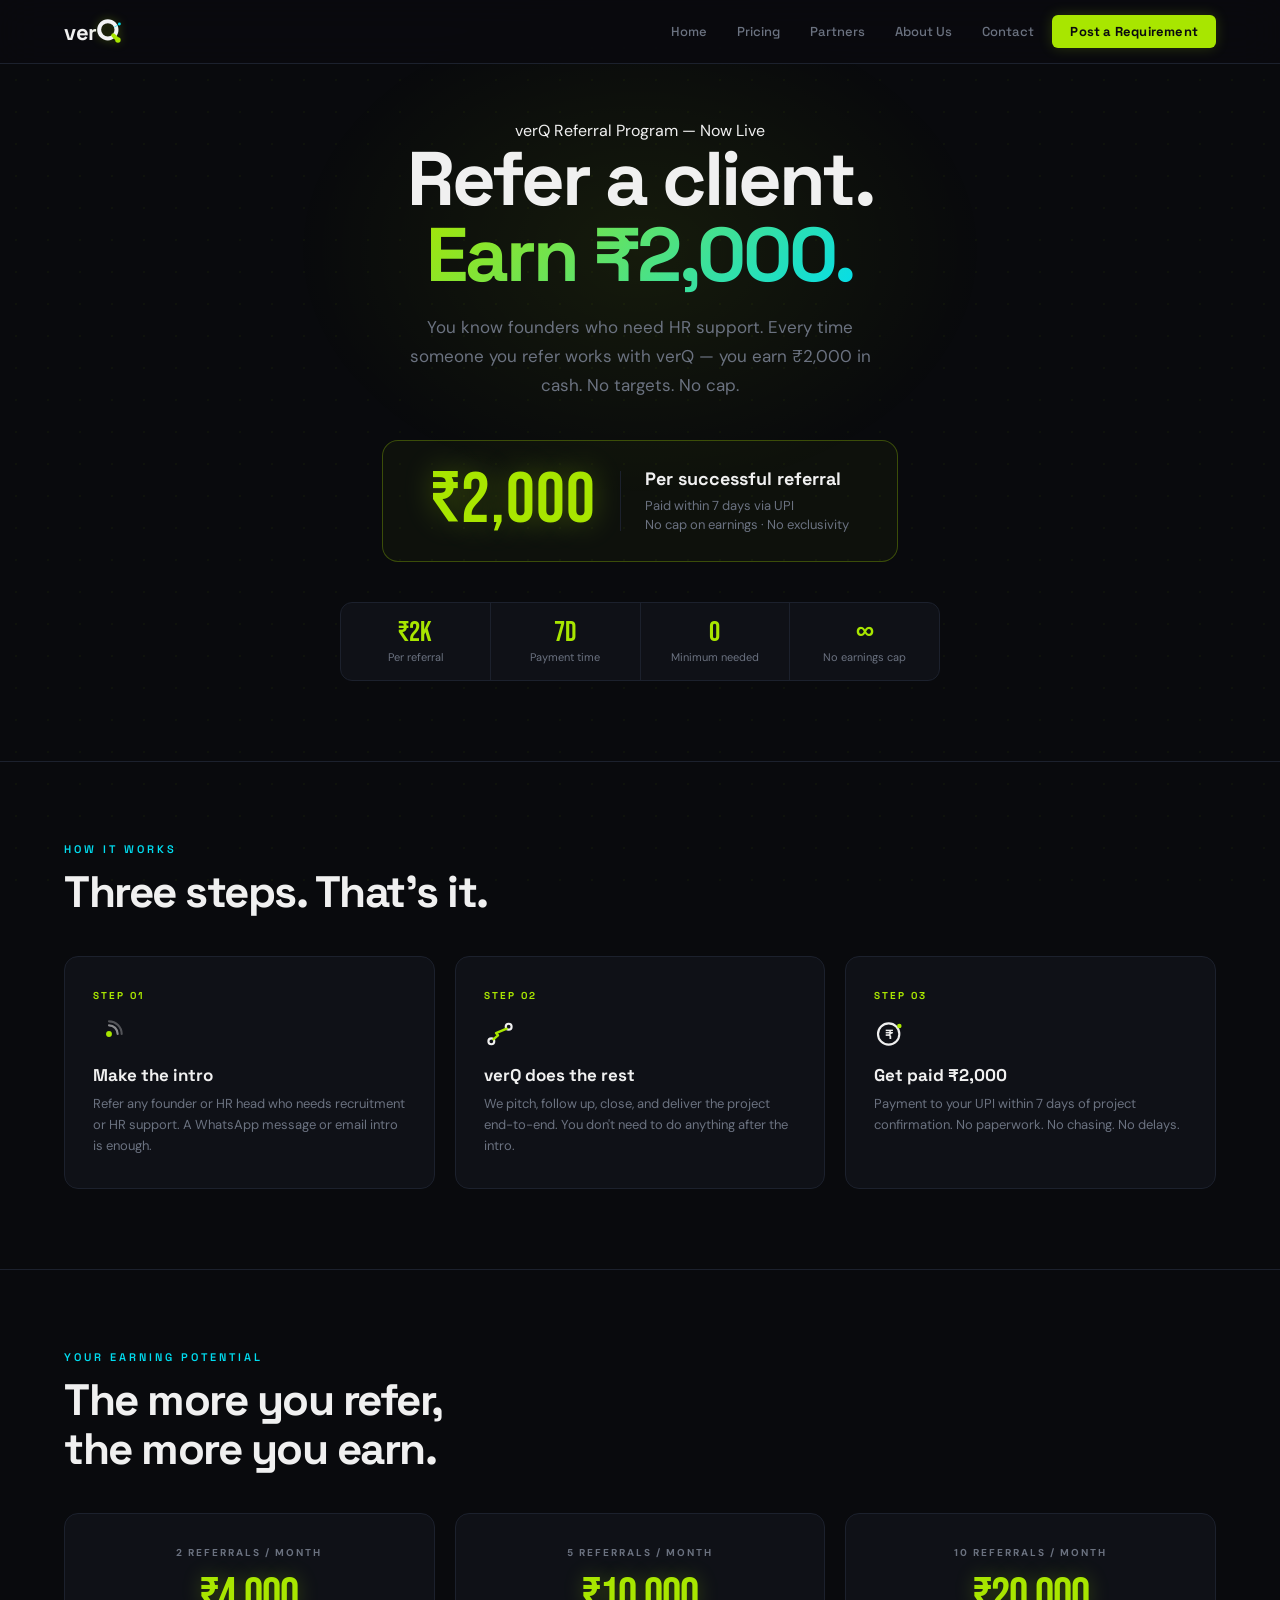
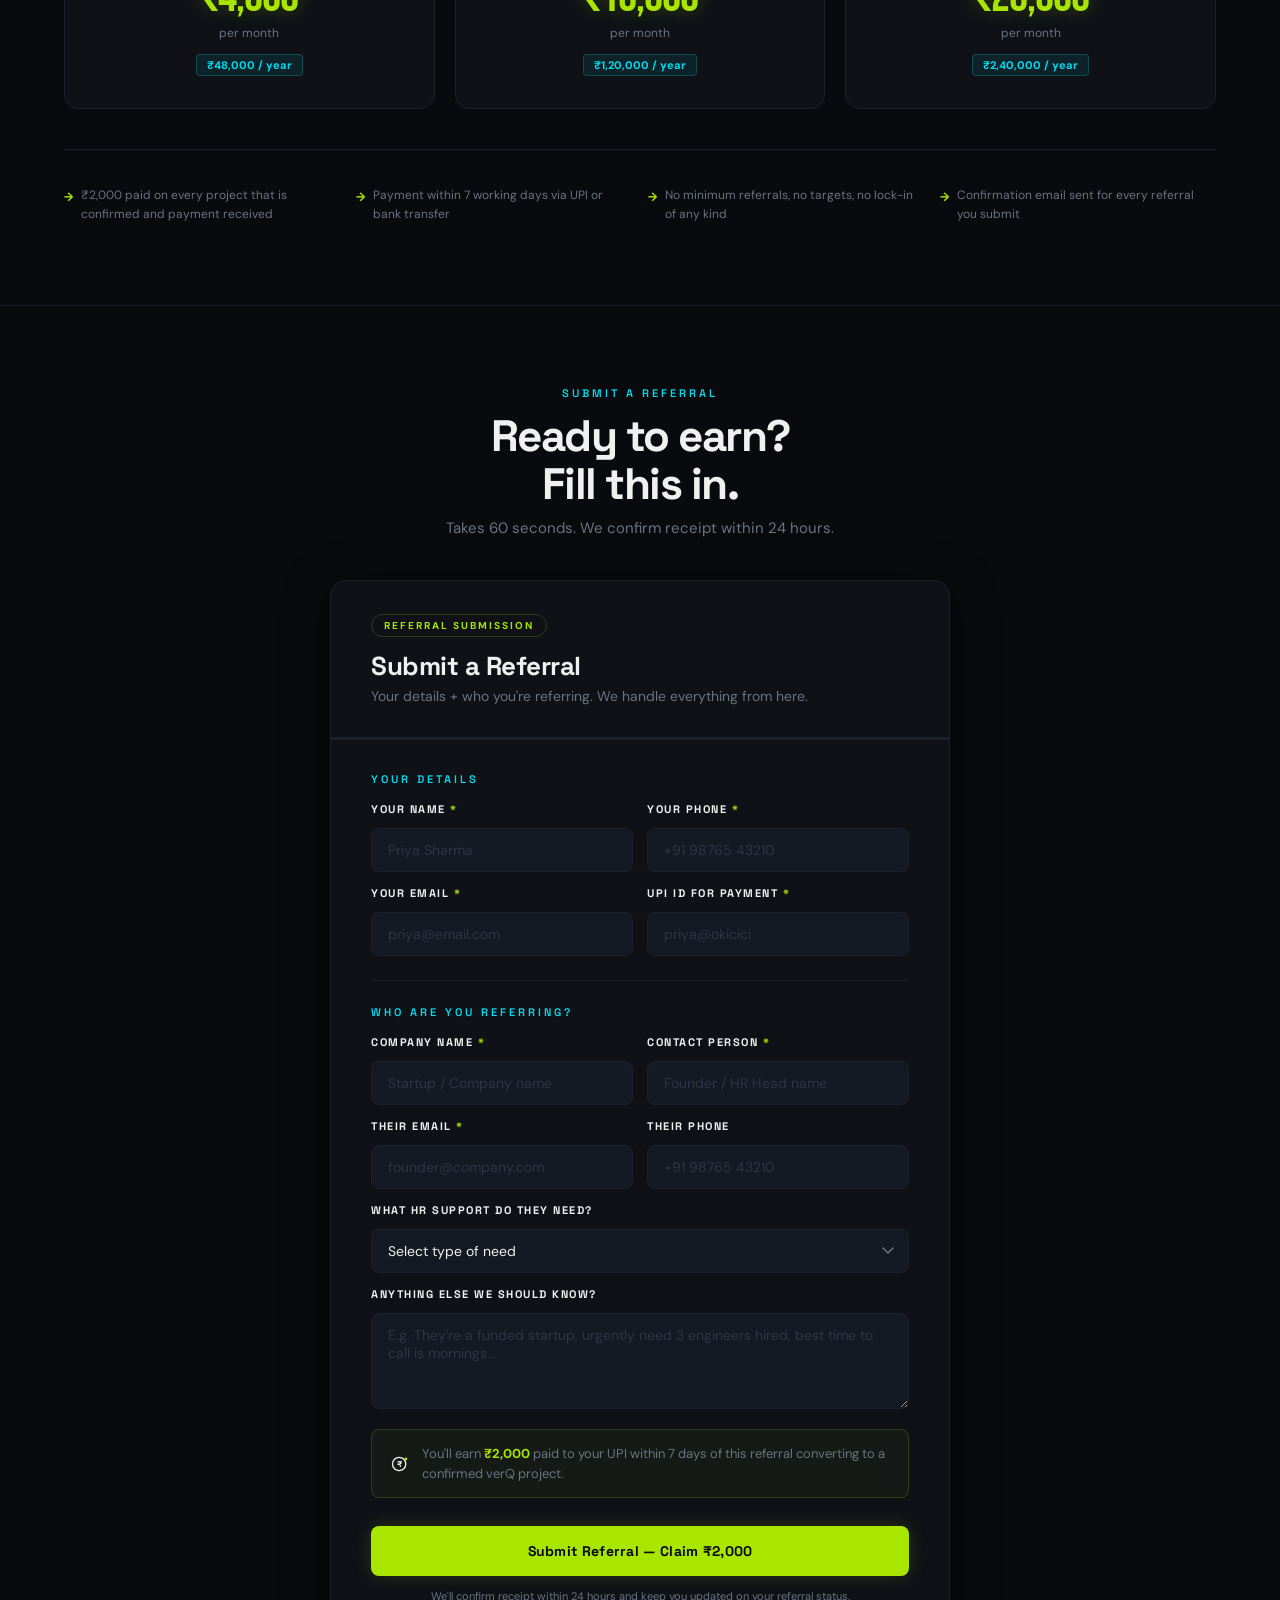
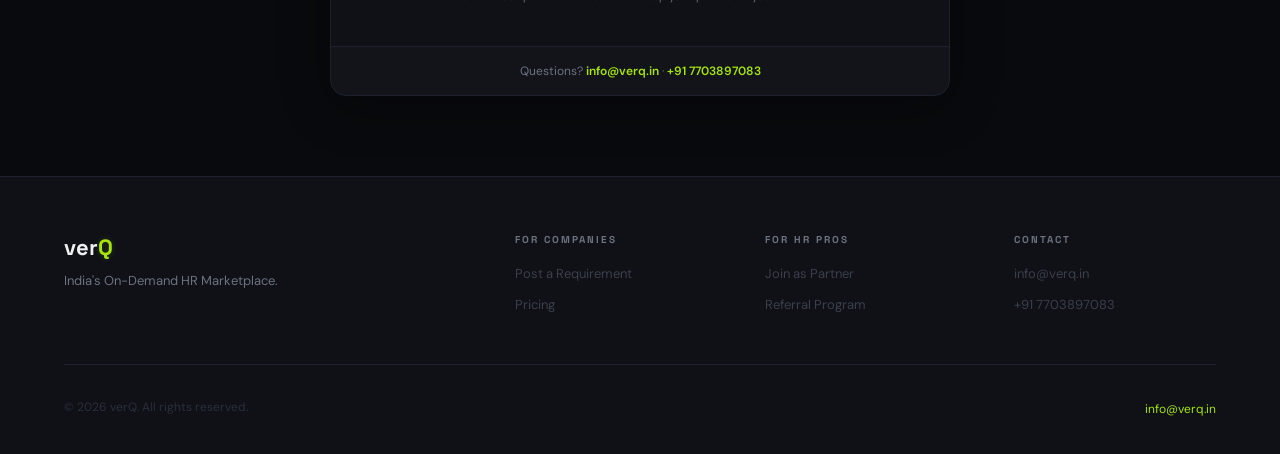
<file: referral.html>
<!DOCTYPE html>
<html lang="en">
<head>
<meta charset="UTF-8"/>
<link rel="icon" type="image/png" href="/favicon.png?v=3">
<meta name="viewport" content="width=device-width, initial-scale=1.0"/>
<title>Referral Program — Earn ₹2,000 | verQ</title>
<meta property="og:type" content="website"/>
<meta property="og:url" content="https://www.verq.in/referral.html"/>
<meta property="og:site_name" content="verQ"/>
<meta property="og:title" content="Referral Program — Earn ₹2,000 | verQ"/>
<meta property="og:description" content="verQ Referral Program — Refer a founder or HR need and earn ₹2,000 per successful referral. No cap on earnings, paid within 7 days."/>
<meta property="og:image" content="https://www.verq.in/og-image.png"/>
<meta property="og:image:width" content="1200"/>
<meta property="og:image:height" content="630"/>
<meta name="twitter:card" content="summary_large_image"/>
<meta name="twitter:title" content="Referral Program — Earn ₹2,000 | verQ"/>
<meta name="twitter:description" content="verQ Referral Program — Refer a founder or HR need and earn ₹2,000 per successful referral. No cap on earnings, paid within 7 days."/>
<meta name="twitter:image" content="https://www.verq.in/og-image.png"/>
<meta name="description" content="verQ Referral Program — Refer a founder or HR need and earn ₹2,000 per successful referral. No cap on earnings, paid within 7 days."/>
<link href="https://fonts.googleapis.com/css2?family=Space+Grotesk:wght@400;500;600;700&family=DM+Sans:wght@400;500&family=Bebas+Neue&display=swap" rel="stylesheet"/>
<link rel="stylesheet" href="css/theme.css"/>
<style>
.ref-hero { padding: 120px 5% 80px; text-align: center; position: relative; z-index: 1; }
.ref-hero::before { content: ''; position: absolute; top: 0; left: 50%; transform: translateX(-50%); width: min(700px, 92vw); height: 500px; background: radial-gradient(ellipse, rgba(190,255,0,0.07) 0%, transparent 70%); pointer-events: none; }
.ref-title { font-family: 'Space Grotesk', sans-serif; font-size: clamp(44px,6vw,76px); font-weight: 700; letter-spacing: -3px; line-height: 1.0; margin-bottom: 20px; animation: fadeUp 0.5s 0.1s ease both; }
.ref-title .g { background: linear-gradient(135deg, var(--accent) 0%, var(--cyan) 100%); -webkit-background-clip: text; -webkit-text-fill-color: transparent; background-clip: text; }
.ref-sub { font-size: 17px; color: var(--muted); line-height: 1.7; max-width: 500px; margin: 0 auto 40px; animation: fadeUp 0.5s 0.2s ease both; }
.reward-box { display: inline-flex; align-items: center; gap: 24px; border: 1px solid rgba(190,255,0,0.25); border-radius: 16px; padding: 24px 48px; margin-bottom: 40px; background: rgba(190,255,0,0.03); animation: fadeUp 0.5s 0.3s ease both; }
.reward-big { font-family: 'Bebas Neue', sans-serif; font-size: 72px; color: var(--accent); line-height: 1; letter-spacing: 1px; text-shadow: 0 0 30px rgba(190,255,0,0.3); }
.reward-div { width: 1px; height: 60px; background: var(--border); }
.reward-info { text-align: left; }
.reward-label { font-family: 'Space Grotesk', sans-serif; font-size: 18px; font-weight: 700; color: var(--white); margin-bottom: 6px; }
.reward-meta { font-size: 13px; color: var(--muted); line-height: 1.5; }

.stats-strip-ref { display: flex; align-items: center; justify-content: center; gap: 0; border: 1px solid var(--border); border-radius: 12px; background: var(--surface); overflow: hidden; max-width: 600px; margin: 0 auto; animation: fadeUp 0.5s 0.4s ease both; }
.sstat { flex: 1; text-align: center; padding: 16px; border-right: 1px solid var(--border); }
.sstat:last-child { border-right: none; }
.sstat-num { font-family: 'Bebas Neue', sans-serif; font-size: 28px; color: var(--accent); line-height: 1; }
.sstat-label { font-size: 11px; color: var(--muted); margin-top: 3px; }

.how-ref { padding: 80px 5%; position: relative; z-index: 1; border-top: 1px solid var(--border); }
.steps3 { display: grid; grid-template-columns: repeat(3, 1fr); gap: 20px; margin-top: 40px; }
.step3-card { background: var(--surface); border: 1px solid var(--border); border-radius: 14px; padding: 32px 28px; transition: all 0.2s; position: relative; }
.step3-card:hover { border-color: rgba(190,255,0,0.25); transform: translateY(-3px); box-shadow: var(--glow); }
.step3-num { font-family: 'Space Grotesk', sans-serif; font-size: 10px; font-weight: 800; letter-spacing: 2px; color: var(--accent); text-transform: uppercase; margin-bottom: 16px; display: block; }
.step3-icon { width: 32px; height: 32px; margin-bottom: 14px; display: block; color: var(--white); }
.step3-title { font-family: 'Space Grotesk', sans-serif; font-size: 17px; font-weight: 700; color: var(--white); margin-bottom: 8px; }
.step3-desc { font-size: 13px; color: var(--muted); line-height: 1.6; }

.earn-section { padding: 80px 5%; position: relative; z-index: 1; border-top: 1px solid var(--border); }
.earn-grid3 { display: grid; grid-template-columns: repeat(3, 1fr); gap: 20px; margin-top: 40px; margin-bottom: 40px; }
.earn-card3 { background: var(--surface); border: 1px solid var(--border); border-radius: 14px; padding: 32px 24px; text-align: center; transition: all 0.2s; }
.earn-card3:hover { border-color: rgba(190,255,0,0.25); transform: translateY(-3px); box-shadow: var(--glow); }
.earn-refs3 { font-size: 10px; font-weight: 700; letter-spacing: 2px; text-transform: uppercase; color: var(--muted); margin-bottom: 14px; }
.earn-monthly3 { font-family: 'Bebas Neue', sans-serif; font-size: 48px; color: var(--accent); letter-spacing: -1px; line-height: 1; margin-bottom: 4px; text-shadow: 0 0 20px rgba(190,255,0,0.25); }
.earn-period3 { font-size: 12px; color: var(--muted); margin-bottom: 12px; }
.earn-annual3 { display: inline-block; background: rgba(0,245,255,0.08); color: var(--cyan); font-size: 11px; font-weight: 700; padding: 3px 10px; border-radius: 4px; border: 1px solid rgba(0,245,255,0.2); }
.terms-row3 { display: grid; grid-template-columns: repeat(4, 1fr); gap: 16px; padding-top: 36px; border-top: 1px solid var(--border); }
.term3 { font-size: 12px; color: var(--muted); line-height: 1.6; display: flex; gap: 8px; align-items: flex-start; }
.term3::before { content: '→'; color: var(--accent); font-weight: 700; flex-shrink: 0; margin-top: 2px; }

.form-section-ref { padding: 80px 5%; position: relative; z-index: 1; border-top: 1px solid var(--border); }
.form-section-header { text-align: center; margin-bottom: 40px; }

@media (max-width: 768px) { .steps3 { grid-template-columns: 1fr; } .earn-grid3 { grid-template-columns: 1fr; } .terms-row3 { grid-template-columns: 1fr 1fr; } .reward-box { flex-direction: column; gap: 12px; padding: 24px 32px; } .reward-div { display: none; } .stats-strip-ref { flex-wrap: wrap; } .sstat { width: 50%; border-bottom: 1px solid var(--border); } }
@media (max-width: 520px) { .terms-row3 { grid-template-columns: 1fr; } }
</style>
</head>
<body>

<!-- Netlify form detection (hidden) -->
<form name="referral" netlify netlify-honeypot="bot-field" hidden>
  <input name="referrer_name"/><input name="referrer_phone"/><input name="referrer_email"/>
  <input name="referrer_upi"/><input name="company_name"/><input name="contact_name"/>
  <input name="contact_email"/><input name="contact_phone"/>
  <input name="hr_need"/><textarea name="notes"></textarea>
</form>

<nav>
  <a href="/" class="nav-logo">ver<svg class="nav-logo-icon" viewBox="16 12 72 72" xmlns="http://www.w3.org/2000/svg"><circle cx="46" cy="42" r="24" stroke="#F2F3F5" stroke-width="11" fill="none"/><line x1="61" y1="57" x2="74" y2="70" stroke="#A8E600" stroke-width="11" stroke-linecap="round"/><circle cx="74" cy="70" r="7.5" fill="#A8E600"/><circle cx="78" cy="26" r="4" fill="#00DDF0"/><line x1="65" y1="34" x2="75" y2="28" stroke="#00DDF0" stroke-width="2.5" stroke-linecap="round" opacity="0.7"/></svg></a>
  <div class="nav-links">
    <a href="/">Home</a>
    <a href="/pricing.html">Pricing</a>
    <a href="/partners.html">Partners</a>
    <a href="/about.html">About Us</a>
    <a href="/contact.html">Contact</a>
    <a href="/post-requirement.html" class="nav-cta">Post a Requirement</a>
  </div>
  <div class="nav-hamburger" id="hamburger" onclick="toggleMenu()"><span></span><span></span><span></span></div>
</nav>

<section class="ref-hero">
  <div class="hero-badge" style="animation: fadeUp 0.5s ease both;"><div class="badge-dot"></div>verQ Referral Program — Now Live</div>
  <h1 class="ref-title">Refer a client.<br/><span class="g">Earn ₹2,000.</span></h1>
  <p class="ref-sub">You know founders who need HR support. Every time someone you refer works with verQ — you earn ₹2,000 in cash. No targets. No cap.</p>
  <div class="reward-box">
    <div class="reward-big">₹2,000</div>
    <div class="reward-div"></div>
    <div class="reward-info">
      <div class="reward-label">Per successful referral</div>
      <div class="reward-meta">Paid within 7 days via UPI<br/>No cap on earnings · No exclusivity</div>
    </div>
  </div>
  <div class="stats-strip-ref">
    <div class="sstat"><div class="sstat-num">₹2K</div><div class="sstat-label">Per referral</div></div>
    <div class="sstat"><div class="sstat-num">7D</div><div class="sstat-label">Payment time</div></div>
    <div class="sstat"><div class="sstat-num">0</div><div class="sstat-label">Minimum needed</div></div>
    <div class="sstat"><div class="sstat-num">∞</div><div class="sstat-label">No earnings cap</div></div>
  </div>
</section>

<section class="how-ref">
  <span class="eyebrow">How It Works</span>
  <h2 class="section-title">Three steps. That's it.</h2>
  <div class="steps3">
    <div class="step3-card reveal"><span class="step3-num">Step 01</span><svg class="step3-icon" viewBox="0 0 24 24" fill="none" xmlns="http://www.w3.org/2000/svg"><circle cx="12" cy="12" r="2.2" fill="var(--accent)"/><path d="M12 5.5a6.5 6.5 0 0 1 6.5 6.5" stroke="currentColor" stroke-width="1.6" stroke-linecap="round" opacity="0.55"/><path d="M12 2.5a9.5 9.5 0 0 1 9.5 9.5" stroke="currentColor" stroke-width="1.6" stroke-linecap="round" opacity="0.3"/></svg><div class="step3-title">Make the intro</div><div class="step3-desc">Refer any founder or HR head who needs recruitment or HR support. A WhatsApp message or email intro is enough.</div></div>
    <div class="step3-card reveal"><span class="step3-num">Step 02</span><svg class="step3-icon" viewBox="0 0 24 24" fill="none" xmlns="http://www.w3.org/2000/svg"><circle cx="5.5" cy="17.5" r="2.2" stroke="currentColor" stroke-width="1.6"/><circle cx="18.5" cy="6.5" r="2.2" stroke="currentColor" stroke-width="1.6"/><path d="M7 16 L10.5 13 L9 11.3 L17 8" stroke="var(--accent)" stroke-width="1.8" stroke-linecap="round" stroke-linejoin="round"/></svg><div class="step3-title">verQ does the rest</div><div class="step3-desc">We pitch, follow up, close, and deliver the project end-to-end. You don't need to do anything after the intro.</div></div>
    <div class="step3-card reveal"><span class="step3-num">Step 03</span><svg class="step3-icon" viewBox="0 0 24 24" fill="none" xmlns="http://www.w3.org/2000/svg"><circle cx="11" cy="12" r="8" stroke="currentColor" stroke-width="1.6"/><text x="11" y="16" font-size="10" text-anchor="middle" fill="currentColor" font-family="'Space Grotesk',sans-serif" font-weight="700">₹</text><circle cx="19" cy="6" r="1.7" fill="var(--accent)"/></svg><div class="step3-title">Get paid ₹2,000</div><div class="step3-desc">Payment to your UPI within 7 days of project confirmation. No paperwork. No chasing. No delays.</div></div>
  </div>
</section>

<section class="earn-section">
  <span class="eyebrow">Your Earning Potential</span>
  <h2 class="section-title">The more you refer,<br/>the more you earn.</h2>
  <div class="earn-grid3">
    <div class="earn-card3 reveal"><div class="earn-refs3">2 referrals / month</div><div class="earn-monthly3">₹4,000</div><div class="earn-period3">per month</div><div class="earn-annual3">₹48,000 / year</div></div>
    <div class="earn-card3 reveal"><div class="earn-refs3">5 referrals / month</div><div class="earn-monthly3">₹10,000</div><div class="earn-period3">per month</div><div class="earn-annual3">₹1,20,000 / year</div></div>
    <div class="earn-card3 reveal"><div class="earn-refs3">10 referrals / month</div><div class="earn-monthly3">₹20,000</div><div class="earn-period3">per month</div><div class="earn-annual3">₹2,40,000 / year</div></div>
  </div>
  <div class="terms-row3">
    <div class="term3">₹2,000 paid on every project that is confirmed and payment received</div>
    <div class="term3">Payment within 7 working days via UPI or bank transfer</div>
    <div class="term3">No minimum referrals, no targets, no lock-in of any kind</div>
    <div class="term3">Confirmation email sent for every referral you submit</div>
  </div>
</section>

<section class="form-section-ref" id="submit-referral">
  <div class="form-section-header">
    <span class="eyebrow">Submit a Referral</span>
    <h2 class="section-title" style="margin-bottom:8px;">Ready to earn?<br/>Fill this in.</h2>
    <p style="font-size:15px;color:var(--muted);line-height:1.6;">Takes 60 seconds. We confirm receipt within 24 hours.</p>
  </div>

  <div style="max-width:620px;margin:0 auto;">
    <div class="form-card">
      <div class="form-card-header">
        <div class="form-card-badge">Referral Submission</div>
        <div class="form-card-title">Submit a Referral</div>
        <div class="form-card-sub">Your details + who you're referring. We handle everything from here.</div>
      </div>
      <div class="progress-bar"><div class="progress-fill" id="fill"></div></div>

      <div class="form-card-body">
        <form id="refForm" name="referral" method="POST" action="/success-referral.html" data-netlify="true">
          <input type="hidden" name="form-name" value="referral"/>
          <p hidden><input name="bot-field"/></p>

          <span class="eyebrow" style="margin-bottom:16px;">Your Details</span>
          <div class="form-grid">
            <div class="form-field"><label class="form-label">Your Name <span class="req">*</span></label><input class="form-input" name="referrer_name" placeholder="Priya Sharma" required/></div>
            <div class="form-field"><label class="form-label">Your Phone <span class="req">*</span></label><input class="form-input" type="tel" name="referrer_phone" placeholder="+91 98765 43210" required/></div>
            <div class="form-field"><label class="form-label">Your Email <span class="req">*</span></label><input class="form-input" type="email" name="referrer_email" placeholder="priya@email.com" required/></div>
            <div class="form-field"><label class="form-label">UPI ID for Payment <span class="req">*</span></label><input class="form-input" name="referrer_upi" placeholder="priya@okicici" required/></div>
          </div>

          <div class="form-divider"></div>
          <span class="eyebrow" style="margin-bottom:16px;">Who Are You Referring?</span>
          <div class="form-grid">
            <div class="form-field"><label class="form-label">Company Name <span class="req">*</span></label><input class="form-input" name="company_name" placeholder="Startup / Company name" required/></div>
            <div class="form-field"><label class="form-label">Contact Person <span class="req">*</span></label><input class="form-input" name="contact_name" placeholder="Founder / HR Head name" required/></div>
            <div class="form-field"><label class="form-label">Their Email <span class="req">*</span></label><input class="form-input" type="email" name="contact_email" placeholder="founder@company.com" required/></div>
            <div class="form-field"><label class="form-label">Their Phone</label><input class="form-input" type="tel" name="contact_phone" placeholder="+91 98765 43210"/></div>
            <div class="form-field full"><label class="form-label">What HR Support Do They Need?</label>
              <select class="form-select" name="hr_need"><option value="" disabled selected>Select type of need</option><option>Recruitment — Single Role</option><option>Recruitment — Multiple Roles</option><option>Payroll Setup & Management</option><option>HR Compliance & Audit</option><option>HR Generalist Support</option><option>Policy Writing & Documentation</option><option>Other / Not Sure</option></select>
            </div>
            <div class="form-field full"><label class="form-label">Anything Else We Should Know?</label><textarea class="form-textarea" name="notes" placeholder="E.g. They're a funded startup, urgently need 3 engineers hired, best time to call is mornings..."></textarea></div>
          </div>

          <div style="background:rgba(190,255,0,0.04);border:1px solid rgba(190,255,0,0.15);border-radius:8px;padding:14px 18px;margin:20px 0;display:flex;align-items:center;gap:12px;font-size:13px;color:var(--muted);line-height:1.5;">
            <svg width="20" height="20" viewBox="0 0 24 24" fill="none" style="flex-shrink:0;color:var(--white)"><circle cx="11" cy="12" r="8" stroke="currentColor" stroke-width="1.6"/><text x="11" y="16" font-size="10" text-anchor="middle" fill="currentColor" font-family="'Space Grotesk',sans-serif" font-weight="700">₹</text><circle cx="19" cy="6" r="1.7" fill="var(--accent)"/></svg>
            <div>You'll earn <strong style="color:var(--accent);">₹2,000</strong> paid to your UPI within 7 days of this referral converting to a confirmed verQ project.</div>
          </div>

          <button type="submit" class="submit-btn" id="refBtn">Submit Referral — Claim ₹2,000</button>
          <p class="form-note">We'll confirm receipt within 24 hours and keep you updated on your referral status.</p>
        </form>

        <div class="success-state" id="refSuccess">
          <div class="success-icon">✓</div>
          <div class="success-title">Referral Submitted!</div>
          <div class="success-sub">We'll reach out to your referral within 24 hours. You'll be notified when it converts — and paid within 7 days.</div>
        </div>
      </div>
      <div class="form-card-footer">Questions? <a href="mailto:info@verq.in">info@verq.in</a> · <a href="tel:+917703897083">+91 7703897083</a></div>
    </div>
  </div>
</section>

<footer>
  <div class="footer-grid">
    <div><span class="footer-logo">ver<span>Q</span></span><p class="footer-tagline">India's On-Demand HR Marketplace.</p></div>
    <div><div class="footer-col-title">For Companies</div><ul class="footer-links"><li><a href="/post-requirement.html">Post a Requirement</a></li><li><a href="/#pricing">Pricing</a></li></ul></div>
    <div><div class="footer-col-title">For HR Pros</div><ul class="footer-links"><li><a href="/join-hr-partner.html">Join as Partner</a></li><li><a href="/referral.html">Referral Program</a></li></ul></div>
    <div><div class="footer-col-title">Contact</div><ul class="footer-links"><li><a href="mailto:info@verq.in">info@verq.in</a></li><li><a href="tel:+917703897083">+91 7703897083</a></li></ul></div>
  </div>
  <div class="footer-bottom"><div class="footer-copy">© 2026 verQ. All rights reserved.</div><div class="footer-email"><a href="mailto:info@verq.in">info@verq.in</a></div></div>
</footer>

<script src="js/main.js"></script>
<script>
  initFormProgress('refForm', 'fill');
  // form uses native POST redirect
</script>




</body>
</html>
</file>
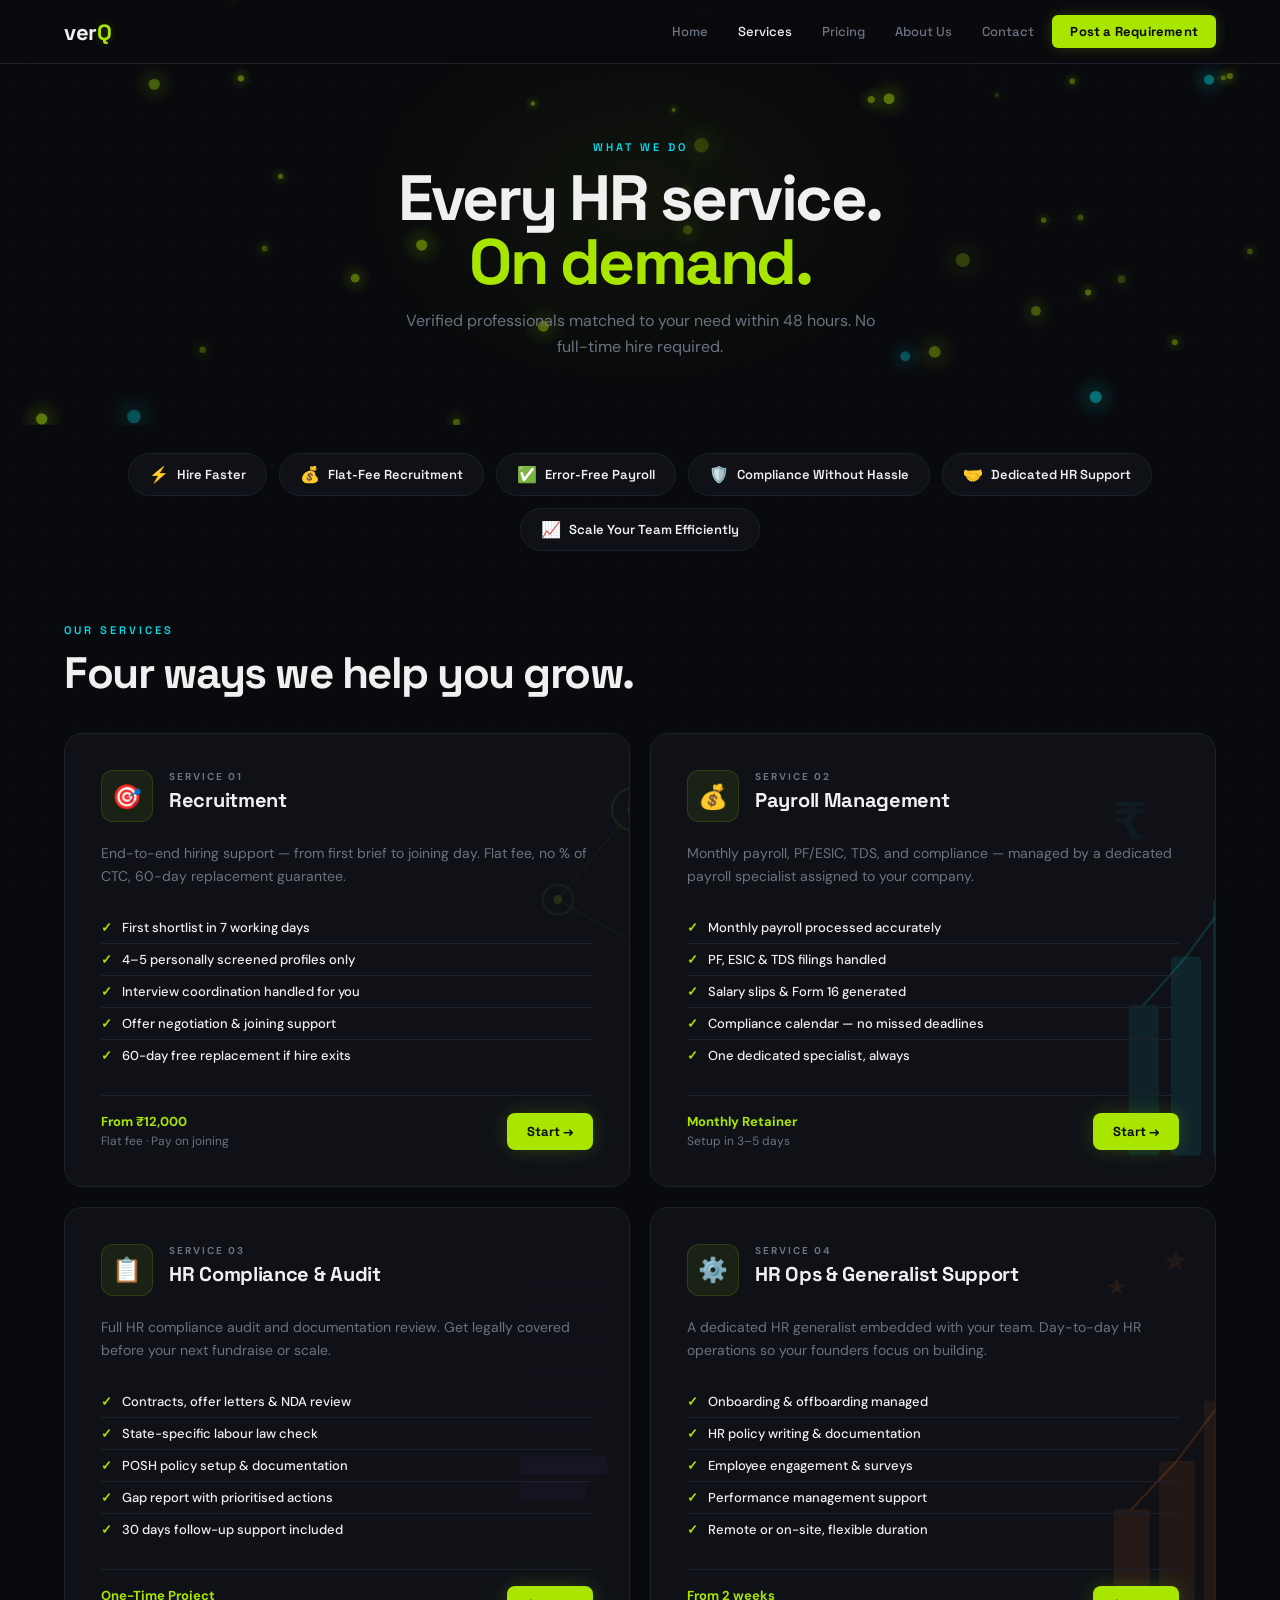
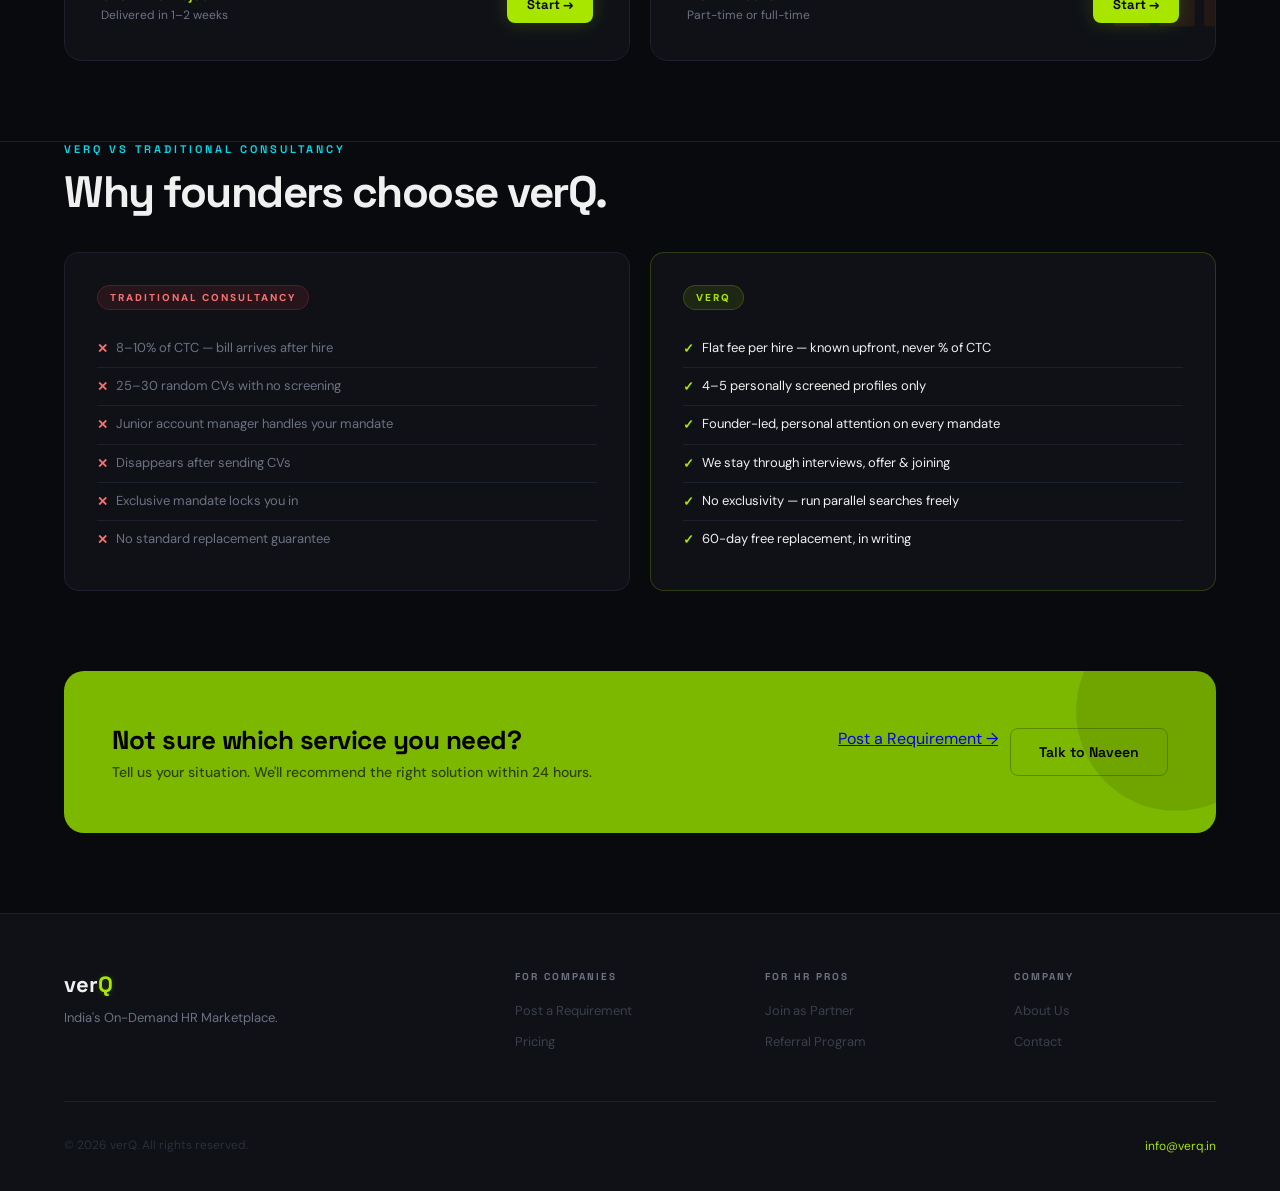
<file: services.html>
<!DOCTYPE html>
<html lang="en">
<head>
<meta charset="UTF-8"/>
<link rel="icon" type="image/png" href="/favicon.png">
<meta name="viewport" content="width=device-width, initial-scale=1.0"/>
<title>Services | verQ</title>
<meta name="description" content="verQ Services — Recruitment, payroll management, HR compliance & audit, and HR ops support. Flat fee, no % of CTC, verified HR professionals matched within 48 hours."/>
<link href="https://fonts.googleapis.com/css2?family=Space+Grotesk:wght@300;400;500;600;700&family=DM+Sans:wght@300;400;500&family=Bebas+Neue&display=swap" rel="stylesheet"/>
<link rel="stylesheet" href="css/theme.css"/>
<style>
.page-hero { padding: 140px 5% 64px; position: relative; z-index: 1; text-align: center; }
#svc-canvas { position:absolute; top:0; left:0; width:100%; height:100%; z-index:0; opacity:0.6; pointer-events:none; }
.page-hero::before { content:''; position:fixed; top:0; left:50%; transform:translateX(-50%); width:min(600px, 92vw); height:400px; background:radial-gradient(ellipse,rgba(168,230,0,0.05) 0%,transparent 70%); pointer-events:none; z-index:0; }

/* OUTCOME PILLS */
.outcomes-section { padding: 0 5% 72px; position: relative; z-index: 1; }
.outcomes-row { display: flex; flex-wrap: wrap; gap: 12px; justify-content: center; margin-top: 28px; }
.outcome-pill { display: flex; align-items: center; gap: 8px; background: var(--surface); border: 1px solid var(--border); border-radius: 100px; padding: 10px 20px; font-family: 'Space Grotesk', sans-serif; font-size: 13px; font-weight: 600; color: var(--white); transition: all 0.2s; }
.outcome-pill:hover { border-color: var(--accent); color: var(--accent); background: rgba(168,230,0,0.04); }
.outcome-pill span { color: var(--accent); font-size: 16px; }

/* SERVICE GRID */
.services-section { padding: 0 5% 80px; position: relative; z-index: 1; }
.svc-grid { display: grid; grid-template-columns: 1fr 1fr; gap: 20px; }
.svc-card { background: var(--surface); border: 1px solid var(--border); border-radius: 18px; padding: 36px; transition: all 0.25s; position: relative; overflow: hidden; }
.svc-card::before { content:''; position:absolute; top:0; left:0; right:0; height:2px; background:linear-gradient(90deg,var(--accent),var(--cyan)); transform:scaleX(0); transform-origin:left; transition:transform 0.3s; }
.svc-card:hover { border-color: rgba(168,230,0,0.2); box-shadow: var(--glow); transform: translateY(-3px); }
.svc-card:hover::before { transform: scaleX(1); }

.svc-header { display: flex; align-items: flex-start; gap: 16px; margin-bottom: 20px; }
.svc-icon-wrap { width: 52px; height: 52px; border-radius: 12px; background: rgba(168,230,0,0.08); border: 1px solid rgba(168,230,0,0.15); display: flex; align-items: center; justify-content: center; font-size: 24px; flex-shrink: 0; }
.svc-header-text {}
.svc-num { font-size: 10px; font-weight: 700; letter-spacing: 2px; text-transform: uppercase; color: var(--muted); margin-bottom: 4px; }
.svc-name { font-family: 'Space Grotesk', sans-serif; font-size: 20px; font-weight: 700; color: var(--white); letter-spacing: -0.3px; }

.svc-desc { font-size: 14px; color: var(--muted); line-height: 1.65; margin-bottom: 24px; }

/* Outcome bullets */
.svc-outcomes { list-style: none; margin-bottom: 24px; }
.svc-outcomes li { display: flex; align-items: center; gap: 10px; font-size: 13px; color: var(--white); padding: 7px 0; border-bottom: 1px solid var(--border); font-weight: 500; }
.svc-outcomes li:last-child { border-bottom: none; }
.svc-outcomes li::before { content: '✓'; color: var(--accent); font-weight: 800; flex-shrink: 0; font-size: 13px; }

.svc-footer { display: flex; align-items: center; justify-content: space-between; padding-top: 16px; border-top: 1px solid var(--border); flex-wrap: wrap; gap: 12px; }
.svc-meta { font-size: 12px; color: var(--muted); line-height: 1.5; }
.svc-meta strong { color: var(--accent); display: block; font-size: 13px; }

/* COMPARISON */
.compare-section { padding: 0 5% 80px; position: relative; z-index: 1; border-top: 1px solid var(--border); }
.compare-wrap { display: grid; grid-template-columns: 1fr 1fr; gap: 20px; margin-top: 36px; }
.compare-card { background: var(--surface); border: 1px solid var(--border); border-radius: 14px; padding: 32px; }
.compare-card.good { border-color: rgba(168,230,0,0.2); }
.compare-head { display: flex; align-items: center; gap: 10px; margin-bottom: 20px; }
.compare-badge { font-size: 10px; font-weight: 800; letter-spacing: 2px; text-transform: uppercase; padding: 5px 12px; border-radius: 100px; }
.compare-badge.bad { background: rgba(239,68,68,0.1); color: #F87171; border: 1px solid rgba(239,68,68,0.2); }
.compare-badge.good { background: rgba(168,230,0,0.1); color: var(--accent); border: 1px solid rgba(168,230,0,0.2); }
.compare-list { list-style: none; }
.compare-list li { font-size: 13px; padding: 9px 0; display: flex; align-items: flex-start; gap: 8px; border-bottom: 1px solid var(--border); color: var(--muted); line-height: 1.4; }
.compare-list li:last-child { border-bottom: none; }
.compare-list.bad li::before { content: '✕'; color: #F87171; font-weight: 900; flex-shrink: 0; margin-top: 1px; }
.compare-list.good li { color: var(--white); }
.compare-list.good li::before { content: '✓'; color: var(--accent); font-weight: 900; flex-shrink: 0; margin-top: 1px; }

/* CTA */
.svc-cta { padding: 0 5% 80px; position: relative; z-index: 1; }
.svc-cta-card { background: #7DB800; border-radius: 20px; padding: 52px 48px; display: flex; align-items: center; justify-content: space-between; gap: 24px; flex-wrap: wrap; position: relative; overflow: hidden; }
.svc-cta-card::before { content:''; position:absolute; top:-60px; right:-60px; width:200px; height:200px; border-radius:50%; background:rgba(0,0,0,0.1); }
.cta-text-title { font-family: 'Space Grotesk', sans-serif; font-size: 26px; font-weight: 800; color: #000; letter-spacing: -0.5px; margin-bottom: 6px; }
.cta-text-sub { font-size: 14px; color: rgba(0,0,0,0.65); font-weight: 500; }
.cta-btns { display: flex; gap: 12px; flex-shrink: 0; flex-wrap: wrap; }

@media (max-width: 900px) { .svc-grid { grid-template-columns: 1fr; } .compare-wrap { grid-template-columns: 1fr; } }
@media (max-width: 520px) { .svc-cta-card { flex-direction:column; align-items:flex-start; padding:32px 24px; } }

/* Services hover glow */
.svc-card { position:relative; overflow:hidden; transition:border-color 0.3s,box-shadow 0.3s,transform 0.25s; }
.svc-card:hover { transform:translateY(-3px); }
.svc-card.svc-recruit:hover { border-color:rgba(190,255,0,0.35) !important; box-shadow:0 0 28px rgba(190,255,0,0.1),0 12px 32px rgba(0,0,0,0.4); }
.svc-card.svc-payroll:hover { border-color:rgba(0,245,255,0.35) !important; box-shadow:0 0 28px rgba(0,245,255,0.1),0 12px 32px rgba(0,0,0,0.4); }
.svc-card.svc-ops:hover { border-color:rgba(168,85,247,0.35) !important; box-shadow:0 0 28px rgba(168,85,247,0.1),0 12px 32px rgba(0,0,0,0.4); }
.svc-card.svc-ld:hover { border-color:rgba(249,115,22,0.35) !important; box-shadow:0 0 28px rgba(249,115,22,0.1),0 12px 32px rgba(0,0,0,0.4); }
.svc-wm { position:absolute;top:0;left:0;width:100%;height:100%;pointer-events:none;z-index:0; }
.svc-card > *:not(.svc-wm) { position:relative;z-index:1; }

</style>
</head>
<body>

<nav>
  <a href="/" class="nav-logo">ver<span>Q</span></a>
  <div class="nav-links">
    <a href="/">Home</a>
    <a href="/services.html" class="active">Services</a>
    <a href="/pricing.html">Pricing</a>
    <a href="/about.html">About Us</a>
    <a href="/contact.html">Contact</a>
    <a href="/post-requirement.html" class="nav-cta">Post a Requirement</a>
  </div>
  <div class="nav-hamburger" id="hamburger" onclick="toggleMenu()"><span></span><span></span><span></span></div>
</nav>

<div class="page-hero">
  <canvas id="svc-canvas"></canvas>
  <span class="eyebrow" style="animation:fadeUp 0.5s ease both;">What We Do</span>
  <h1 class="section-title" style="font-size:clamp(38px,5.5vw,64px);letter-spacing:-2.5px;line-height:1.0;margin-bottom:14px;animation:fadeUp 0.5s 0.1s ease both;">Every HR service.<br/><span style="color:var(--accent);">On demand.</span></h1>
  <p class="section-sub" style="max-width:480px;margin:0 auto;font-size:16px;animation:fadeUp 0.5s 0.2s ease both;">Verified professionals matched to your need within 48 hours. No full-time hire required.</p>
</div>

<!-- OUTCOME PILLS -->
<section class="outcomes-section">
  <div class="outcomes-row reveal">
    <div class="outcome-pill"><span>⚡</span>Hire Faster</div>
    <div class="outcome-pill"><span>💰</span>Flat-Fee Recruitment</div>
    <div class="outcome-pill"><span>✅</span>Error-Free Payroll</div>
    <div class="outcome-pill"><span>🛡️</span>Compliance Without Hassle</div>
    <div class="outcome-pill"><span>🤝</span>Dedicated HR Support</div>
    <div class="outcome-pill"><span>📈</span>Scale Your Team Efficiently</div>
  </div>
</section>

<!-- SERVICES -->
<section class="services-section">
  <span class="eyebrow">Our Services</span>
  <h2 class="section-title" style="margin-bottom:36px;">Four ways we help you grow.</h2>
  <div class="svc-grid">

    <div class="svc-card svc-recruit reveal">
      <svg class="svc-wm" viewBox="0 0 600 300" xmlns="http://www.w3.org/2000/svg" preserveAspectRatio="xMidYMid slice"><circle cx="490" cy="50" r="14" fill="none" stroke="rgba(190,255,0,0.07)" stroke-width="1.5"/><circle cx="550" cy="90" r="10" fill="none" stroke="rgba(190,255,0,0.07)" stroke-width="1.5"/><circle cx="510" cy="150" r="13" fill="none" stroke="rgba(190,255,0,0.07)" stroke-width="1.5"/><circle cx="565" cy="170" r="8" fill="none" stroke="rgba(190,255,0,0.06)" stroke-width="1.5"/><circle cx="440" cy="110" r="10" fill="none" stroke="rgba(190,255,0,0.06)" stroke-width="1.5"/><circle cx="575" cy="50" r="7" fill="none" stroke="rgba(190,255,0,0.05)" stroke-width="1"/><line x1="490" y1="50" x2="550" y2="90" stroke="rgba(190,255,0,0.05)" stroke-width="1"/><line x1="550" y1="90" x2="510" y2="150" stroke="rgba(190,255,0,0.05)" stroke-width="1"/><line x1="510" y1="150" x2="565" y2="170" stroke="rgba(190,255,0,0.04)" stroke-width="1"/><line x1="440" y1="110" x2="490" y2="50" stroke="rgba(190,255,0,0.04)" stroke-width="1"/><line x1="440" y1="110" x2="510" y2="150" stroke="rgba(190,255,0,0.04)" stroke-width="1"/><line x1="550" y1="90" x2="575" y2="50" stroke="rgba(190,255,0,0.04)" stroke-width="1"/><circle cx="490" cy="50" r="3.5" fill="rgba(190,255,0,0.14)"/><circle cx="510" cy="150" r="4" fill="rgba(190,255,0,0.16)"/><circle cx="440" cy="110" r="3" fill="rgba(190,255,0,0.12)"/></svg>
      <div class="svc-header">
        <div class="svc-icon-wrap">🎯</div>
        <div class="svc-header-text">
          <div class="svc-num">Service 01</div>
          <div class="svc-name">Recruitment</div>
        </div>
      </div>
      <div class="svc-desc">End-to-end hiring support — from first brief to joining day. Flat fee, no % of CTC, 60-day replacement guarantee.</div>
      <ul class="svc-outcomes">
        <li>First shortlist in 7 working days</li>
        <li>4–5 personally screened profiles only</li>
        <li>Interview coordination handled for you</li>
        <li>Offer negotiation & joining support</li>
        <li>60-day free replacement if hire exits</li>
      </ul>
      <div class="svc-footer">
        <div class="svc-meta"><strong>From ₹12,000</strong>Flat fee · Pay on joining</div>
        <a href="/post-requirement.html" class="btn-primary" style="padding:10px 20px;font-size:13px;">Start →</a>
      </div>
    </div>

    <div class="svc-card svc-payroll reveal">
      <svg class="svc-wm" viewBox="0 0 600 300" xmlns="http://www.w3.org/2000/svg" preserveAspectRatio="xMidYMid slice"><rect x="430" y="180" width="20" height="100" rx="2" fill="rgba(0,245,255,0.07)"/><rect x="458" y="148" width="20" height="132" rx="2" fill="rgba(0,245,255,0.09)"/><rect x="486" y="110" width="20" height="170" rx="2" fill="rgba(0,245,255,0.11)"/><rect x="514" y="136" width="20" height="144" rx="2" fill="rgba(0,245,255,0.08)"/><rect x="542" y="80" width="20" height="200" rx="2" fill="rgba(0,245,255,0.12)"/><polyline points="440,180 468,148 496,110 524,136 552,80" fill="none" stroke="rgba(0,245,255,0.14)" stroke-width="1.5" stroke-linecap="round"/><circle cx="496" cy="110" r="3.5" fill="rgba(0,245,255,0.24)"/><circle cx="552" cy="80" r="4" fill="rgba(0,245,255,0.28)"/><text x="420" y="70" font-size="32" fill="rgba(0,245,255,0.05)" font-family="serif" font-weight="bold">₹</text><text x="490" y="55" font-size="24" fill="rgba(0,245,255,0.04)" font-family="serif">₹</text><text x="555" y="65" font-size="20" fill="rgba(0,245,255,0.05)" font-family="serif">₹</text></svg>
      <div class="svc-header">
        <div class="svc-icon-wrap">💰</div>
        <div class="svc-header-text">
          <div class="svc-num">Service 02</div>
          <div class="svc-name">Payroll Management</div>
        </div>
      </div>
      <div class="svc-desc">Monthly payroll, PF/ESIC, TDS, and compliance — managed by a dedicated payroll specialist assigned to your company.</div>
      <ul class="svc-outcomes">
        <li>Monthly payroll processed accurately</li>
        <li>PF, ESIC & TDS filings handled</li>
        <li>Salary slips & Form 16 generated</li>
        <li>Compliance calendar — no missed deadlines</li>
        <li>One dedicated specialist, always</li>
      </ul>
      <div class="svc-footer">
        <div class="svc-meta"><strong>Monthly Retainer</strong>Setup in 3–5 days</div>
        <a href="/post-requirement.html" class="btn-primary" style="padding:10px 20px;font-size:13px;">Start →</a>
      </div>
    </div>

    <div class="svc-card svc-ops reveal">
      <svg class="svc-wm" viewBox="0 0 600 300" xmlns="http://www.w3.org/2000/svg" preserveAspectRatio="xMidYMid slice"><path d="M490 30 L570 30 L570 115 Q570 148 530 162 Q490 148 490 115 Z" fill="rgba(168,85,247,0.05)" stroke="rgba(168,85,247,0.09)" stroke-width="1.5"/><path d="M506 92 L525 111 L562 74" fill="none" stroke="rgba(168,85,247,0.18)" stroke-width="2" stroke-linecap="round"/><line x1="415" y1="48" x2="475" y2="48" stroke="rgba(168,85,247,0.05)" stroke-width="0.8"/><line x1="415" y1="68" x2="472" y2="68" stroke="rgba(168,85,247,0.04)" stroke-width="0.8"/><line x1="415" y1="88" x2="475" y2="88" stroke="rgba(168,85,247,0.04)" stroke-width="0.8"/><line x1="415" y1="108" x2="470" y2="108" stroke="rgba(168,85,247,0.04)" stroke-width="0.8"/><line x1="415" y1="128" x2="474" y2="128" stroke="rgba(168,85,247,0.03)" stroke-width="0.8"/><line x1="415" y1="148" x2="468" y2="148" stroke="rgba(168,85,247,0.03)" stroke-width="0.8"/><rect x="415" y="165" width="58" height="12" rx="2" fill="rgba(168,85,247,0.05)"/><rect x="415" y="182" width="44" height="12" rx="2" fill="rgba(168,85,247,0.04)"/></svg>
      <div class="svc-header">
        <div class="svc-icon-wrap">📋</div>
        <div class="svc-header-text">
          <div class="svc-num">Service 03</div>
          <div class="svc-name">HR Compliance & Audit</div>
        </div>
      </div>
      <div class="svc-desc">Full HR compliance audit and documentation review. Get legally covered before your next fundraise or scale.</div>
      <ul class="svc-outcomes">
        <li>Contracts, offer letters & NDA review</li>
        <li>State-specific labour law check</li>
        <li>POSH policy setup & documentation</li>
        <li>Gap report with prioritised actions</li>
        <li>30 days follow-up support included</li>
      </ul>
      <div class="svc-footer">
        <div class="svc-meta"><strong>One-Time Project</strong>Delivered in 1–2 weeks</div>
        <a href="/post-requirement.html" class="btn-primary" style="padding:10px 20px;font-size:13px;">Start →</a>
      </div>
    </div>

    <div class="svc-card svc-ld reveal">
      <svg class="svc-wm" viewBox="0 0 600 300" xmlns="http://www.w3.org/2000/svg" preserveAspectRatio="xMidYMid slice"><rect x="420" y="200" width="24" height="78" rx="2" fill="rgba(249,115,22,0.09)"/><rect x="450" y="168" width="24" height="110" rx="2" fill="rgba(249,115,22,0.08)"/><rect x="480" y="128" width="24" height="150" rx="2" fill="rgba(249,115,22,0.08)"/><rect x="510" y="155" width="24" height="123" rx="2" fill="rgba(249,115,22,0.07)"/><rect x="540" y="95" width="24" height="183" rx="2" fill="rgba(249,115,22,0.09)"/><polyline points="432,200 462,168 492,128 522,155 552,95" fill="none" stroke="rgba(249,115,22,0.16)" stroke-width="1.5" stroke-linecap="round"/><circle cx="552" cy="95" r="4" fill="rgba(249,115,22,0.26)"/><text x="415" y="58" font-size="16" fill="rgba(249,115,22,0.1)">★</text><text x="452" y="42" font-size="20" fill="rgba(249,115,22,0.08)">★</text><text x="488" y="52" font-size="14" fill="rgba(249,115,22,0.09)">★</text><text x="528" y="44" font-size="18" fill="rgba(249,115,22,0.1)">★</text></svg>
      <div class="svc-header">
        <div class="svc-icon-wrap">⚙️</div>
        <div class="svc-header-text">
          <div class="svc-num">Service 04</div>
          <div class="svc-name">HR Ops & Generalist Support</div>
        </div>
      </div>
      <div class="svc-desc">A dedicated HR generalist embedded with your team. Day-to-day HR operations so your founders focus on building.</div>
      <ul class="svc-outcomes">
        <li>Onboarding & offboarding managed</li>
        <li>HR policy writing & documentation</li>
        <li>Employee engagement & surveys</li>
        <li>Performance management support</li>
        <li>Remote or on-site, flexible duration</li>
      </ul>
      <div class="svc-footer">
        <div class="svc-meta"><strong>From 2 weeks</strong>Part-time or full-time</div>
        <a href="/post-requirement.html" class="btn-primary" style="padding:10px 20px;font-size:13px;">Start →</a>
      </div>
    </div>

  </div>
</section>

<!-- COMPARISON -->
<section class="compare-section">
  <span class="eyebrow">verQ vs Traditional Consultancy</span>
  <h2 class="section-title">Why founders choose verQ.</h2>
  <div class="compare-wrap">
    <div class="compare-card reveal">
      <div class="compare-head"><div class="compare-badge bad">Traditional Consultancy</div></div>
      <ul class="compare-list bad">
        <li>8–10% of CTC — bill arrives after hire</li>
        <li>25–30 random CVs with no screening</li>
        <li>Junior account manager handles your mandate</li>
        <li>Disappears after sending CVs</li>
        <li>Exclusive mandate locks you in</li>
        <li>No standard replacement guarantee</li>
      </ul>
    </div>
    <div class="compare-card good reveal">
      <div class="compare-head"><div class="compare-badge good">verQ</div></div>
      <ul class="compare-list good">
        <li>Flat fee per hire — known upfront, never % of CTC</li>
        <li>4–5 personally screened profiles only</li>
        <li>Founder-led, personal attention on every mandate</li>
        <li>We stay through interviews, offer & joining</li>
        <li>No exclusivity — run parallel searches freely</li>
        <li>60-day free replacement, in writing</li>
      </ul>
    </div>
  </div>
</section>

<!-- CTA -->
<section class="svc-cta">
  <div class="svc-cta-card reveal">
    <div>
      <div class="cta-text-title">Not sure which service you need?</div>
      <div class="cta-text-sub">Tell us your situation. We'll recommend the right solution within 24 hours.</div>
    </div>
    <div class="cta-btns">
      <a href="/post-requirement.html" class="btn-dark-lime">Post a Requirement →</a>
      <a href="/contact.html" class="btn-outline" style="color:#000;border-color:rgba(0,0,0,0.25);">Talk to Naveen</a>
    </div>
  </div>
</section>

<footer>
  <div class="footer-grid">
    <div><span class="footer-logo">ver<span>Q</span></span><p class="footer-tagline">India's On-Demand HR Marketplace.</p></div>
    <div><div class="footer-col-title">For Companies</div><ul class="footer-links"><li><a href="/post-requirement.html">Post a Requirement</a></li>
    <li><a href="/pricing.html">Pricing</a></li></ul></div>
    <div><div class="footer-col-title">For HR Pros</div><ul class="footer-links"><li><a href="/join-hr-partner.html">Join as Partner</a></li><li><a href="/referral.html">Referral Program</a></li></ul></div>
    <div><div class="footer-col-title">Company</div><ul class="footer-links"><li><a href="/about.html">About Us</a></li><li><a href="/contact.html">Contact</a></li></ul></div>
  </div>
  <div class="footer-bottom"><div class="footer-copy">© 2026 verQ. All rights reserved.</div><div class="footer-email"><a href="mailto:info@verq.in">info@verq.in</a></div></div>
</footer>
<script src="js/main.js"></script>





<script>
(function(){
  const c=document.getElementById('svc-canvas');
  if(!c) return;
  const ctx=c.getContext('2d');
  let W,H,nodes=[];
  function resize(){W=c.width=c.offsetWidth;H=c.height=c.offsetHeight;}
  class N{constructor(){this.x=Math.random()*W;this.y=Math.random()*H;this.vx=(Math.random()-.5)*.4;this.vy=(Math.random()-.5)*.4;const t=Math.random();this.r=t<.5?Math.random()*1.5+1.5:t<.85?Math.random()*2+3:Math.random()*2+5;this.ba=Math.random()*.38+.18;this.a=this.ba;this.pt=Math.random()*Math.PI*2;this.ps=Math.random()*.022+.008;this.cyan=Math.random()>.88;}}
  function init(){nodes=[];const n=Math.min(Math.floor(W*H/14000), 55);for(let i=0;i<n;i++)nodes.push(new N());}
  function draw(){ctx.clearRect(0,0,W,H);nodes.forEach(p=>{p.x+=p.vx;p.y+=p.vy;if(p.x<-10)p.x=W+10;if(p.x>W+10)p.x=-10;if(p.y<-10)p.y=H+10;if(p.y>H+10)p.y=-10;p.pt+=p.ps;const pf=(Math.sin(p.pt)+1)*.5;p.a=p.ba+pf*.2;const r=p.r+pf*1.3;const col=p.cyan?'0,245,255':'190,255,0';const g=ctx.createRadialGradient(p.x,p.y,0,p.x,p.y,r*4);g.addColorStop(0,`rgba(${col},${p.a*.3})`);g.addColorStop(1,`rgba(${col},0)`);ctx.beginPath();ctx.arc(p.x,p.y,r*4,0,Math.PI*2);ctx.fillStyle=g;ctx.fill();ctx.beginPath();ctx.arc(p.x,p.y,r,0,Math.PI*2);ctx.fillStyle=`rgba(${col},${p.a})`;ctx.fill();});for(let i=0;i<nodes.length;i++){for(let j=i+1;j<nodes.length;j++){const dx=nodes[i].x-nodes[j].x,dy=nodes[i].y-nodes[j].y;const d=Math.sqrt(dx*dx+dy*dy);if(d<100){ctx.beginPath();ctx.moveTo(nodes[i].x,nodes[i].y);ctx.lineTo(nodes[j].x,nodes[j].y);ctx.strokeStyle=`rgba(190,255,0,${.1*(1-d/100)})`;ctx.lineWidth=.7;ctx.stroke();}}}requestAnimationFrame(draw);}
  resize();init();draw();window.addEventListener('resize',()=>{resize();init();});
})();
</script>

</body>
</html>
</file>
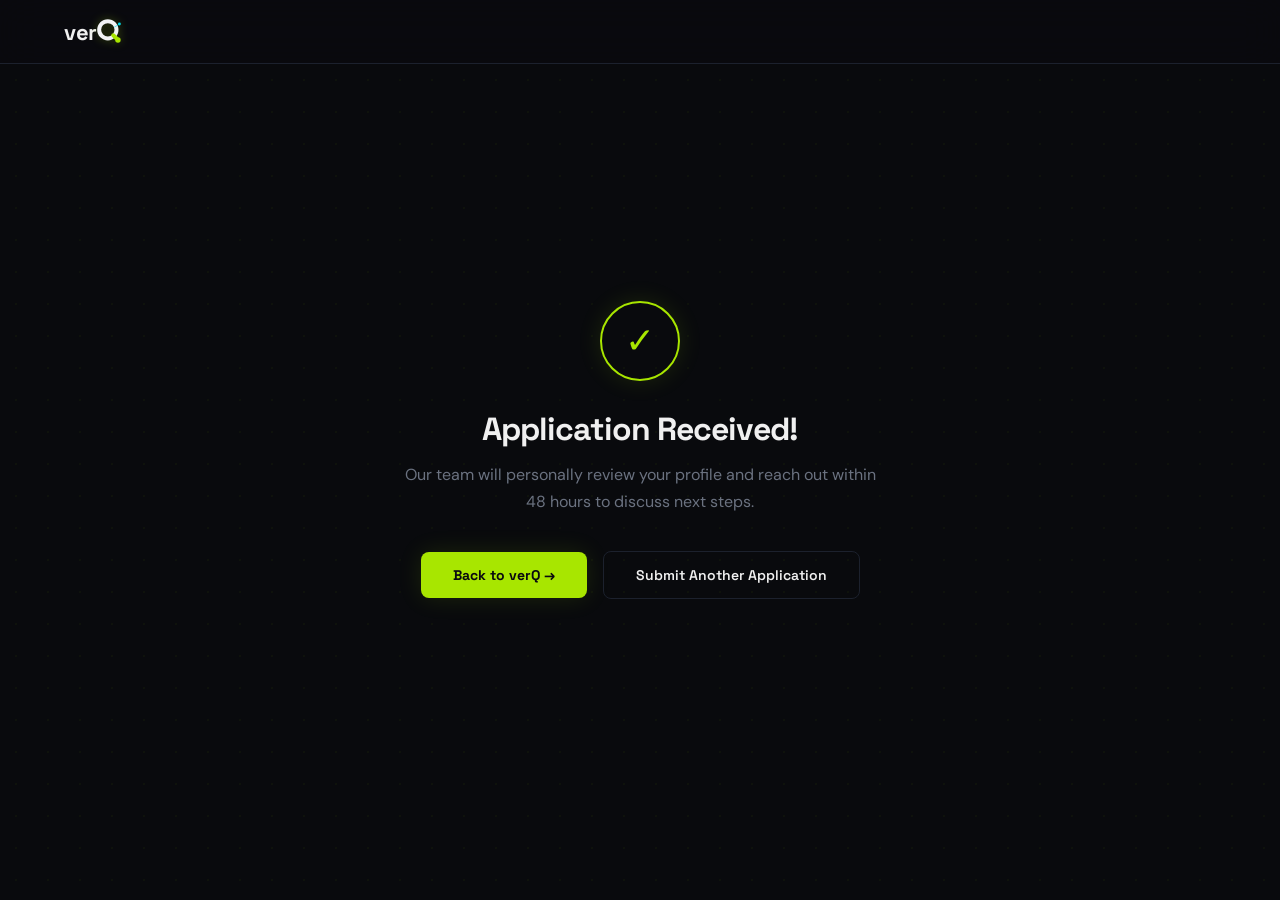
<file: success-partner.html>
<!DOCTYPE html>
<html lang="en">
<head>
<meta charset="UTF-8"/>
<link rel="icon" type="image/png" href="/favicon.png?v=3">
<meta name="viewport" content="width=device-width, initial-scale=1.0"/>
<title>Application Received! | verQ</title>
<meta property="og:type" content="website"/>
<meta property="og:url" content="https://www.verq.in/success-partner.html"/>
<meta property="og:site_name" content="verQ"/>
<meta property="og:title" content="Application Received! | verQ"/>
<meta property="og:description" content="Thanks for applying to join verQ as an HR partner. Our team will review your profile and reach out within 48 hours."/>
<meta property="og:image" content="https://www.verq.in/og-image.png"/>
<meta property="og:image:width" content="1200"/>
<meta property="og:image:height" content="630"/>
<meta name="twitter:card" content="summary_large_image"/>
<meta name="twitter:title" content="Application Received! | verQ"/>
<meta name="twitter:description" content="Thanks for applying to join verQ as an HR partner. Our team will review your profile and reach out within 48 hours."/>
<meta name="twitter:image" content="https://www.verq.in/og-image.png"/>
<link href="https://fonts.googleapis.com/css2?family=Space+Grotesk:wght@400;500;600;700&family=DM+Sans:wght@400;500&display=swap" rel="stylesheet"/>
<link rel="stylesheet" href="css/theme.css"/>
<style>
.success-page { min-height: 100vh; display: flex; align-items: center; justify-content: center; padding: 40px 24px; position: relative; z-index: 1; }
.success-box { text-align: center; max-width: 480px; }
.s-icon { width: 80px; height: 80px; border: 2px solid var(--accent); border-radius: 50%; display: flex; align-items: center; justify-content: center; margin: 0 auto 28px; font-size: 36px; color: var(--accent); box-shadow: var(--glow); }
.s-title { font-family: "Space Grotesk", sans-serif; font-size: 32px; font-weight: 700; color: var(--white); margin-bottom: 12px; letter-spacing: -1px; }
.s-sub { font-size: 16px; color: var(--muted); line-height: 1.7; margin-bottom: 36px; }
.s-home { display: inline-block; background: var(--accent); color: #0A0A0F; padding: 14px 32px; border-radius: 8px; font-family: "Space Grotesk", sans-serif; font-size: 14px; font-weight: 700; text-decoration: none; margin-right: 12px; box-shadow: var(--glow); }
.s-back { display: inline-block; border: 1px solid var(--border); color: var(--white); padding: 14px 32px; border-radius: 8px; font-family: "Space Grotesk", sans-serif; font-size: 14px; font-weight: 600; text-decoration: none; }
</style>
</head>
<body>
<nav>
  <a href="/" class="nav-logo">ver<svg class="nav-logo-icon" viewBox="16 12 72 72" xmlns="http://www.w3.org/2000/svg"><circle cx="46" cy="42" r="24" stroke="#F2F3F5" stroke-width="11" fill="none"/><line x1="61" y1="57" x2="74" y2="70" stroke="#A8E600" stroke-width="11" stroke-linecap="round"/><circle cx="74" cy="70" r="7.5" fill="#A8E600"/><circle cx="78" cy="26" r="4" fill="#00DDF0"/><line x1="65" y1="34" x2="75" y2="28" stroke="#00DDF0" stroke-width="2.5" stroke-linecap="round" opacity="0.7"/></svg></a>
</nav>
<div class="success-page">
  <div class="success-box">
    <div class="s-icon">✓</div>
    <div class="s-title">Application Received!</div>
    <div class="s-sub">Our team will personally review your profile and reach out within 48 hours to discuss next steps.</div>
    <a href="/" class="s-home">Back to verQ →</a>
    <a href="/join-hr-partner.html" class="s-back">Submit Another Application</a>
  </div>
</div>



<script>
function toggleMenu() {
  const links = document.querySelector('.nav-links');
  const burger = document.getElementById('hamburger');
  if (!links || !burger) return;
  const isOpen = links.classList.contains('open');
  if (isOpen) { links.classList.remove('open'); burger.classList.remove('open'); document.body.style.overflow = ''; }
  else { links.classList.add('open'); burger.classList.add('open'); document.body.style.overflow = 'hidden'; }
}
document.addEventListener('DOMContentLoaded', function() {
  document.querySelectorAll('.nav-links a').forEach(function(a) {
    a.addEventListener('click', function() {
      document.querySelector('.nav-links')?.classList.remove('open');
      document.getElementById('hamburger')?.classList.remove('open');
      document.body.style.overflow = '';
    });
  });
  document.addEventListener('click', function(e) {
    const nav = document.querySelector('nav');
    const links = document.querySelector('.nav-links');
    if (nav && !nav.contains(e.target) && links?.classList.contains('open')) {
      links.classList.remove('open');
      document.getElementById('hamburger')?.classList.remove('open');
      document.body.style.overflow = '';
    }
  });
});
</script>
</body>
</html>
</file>
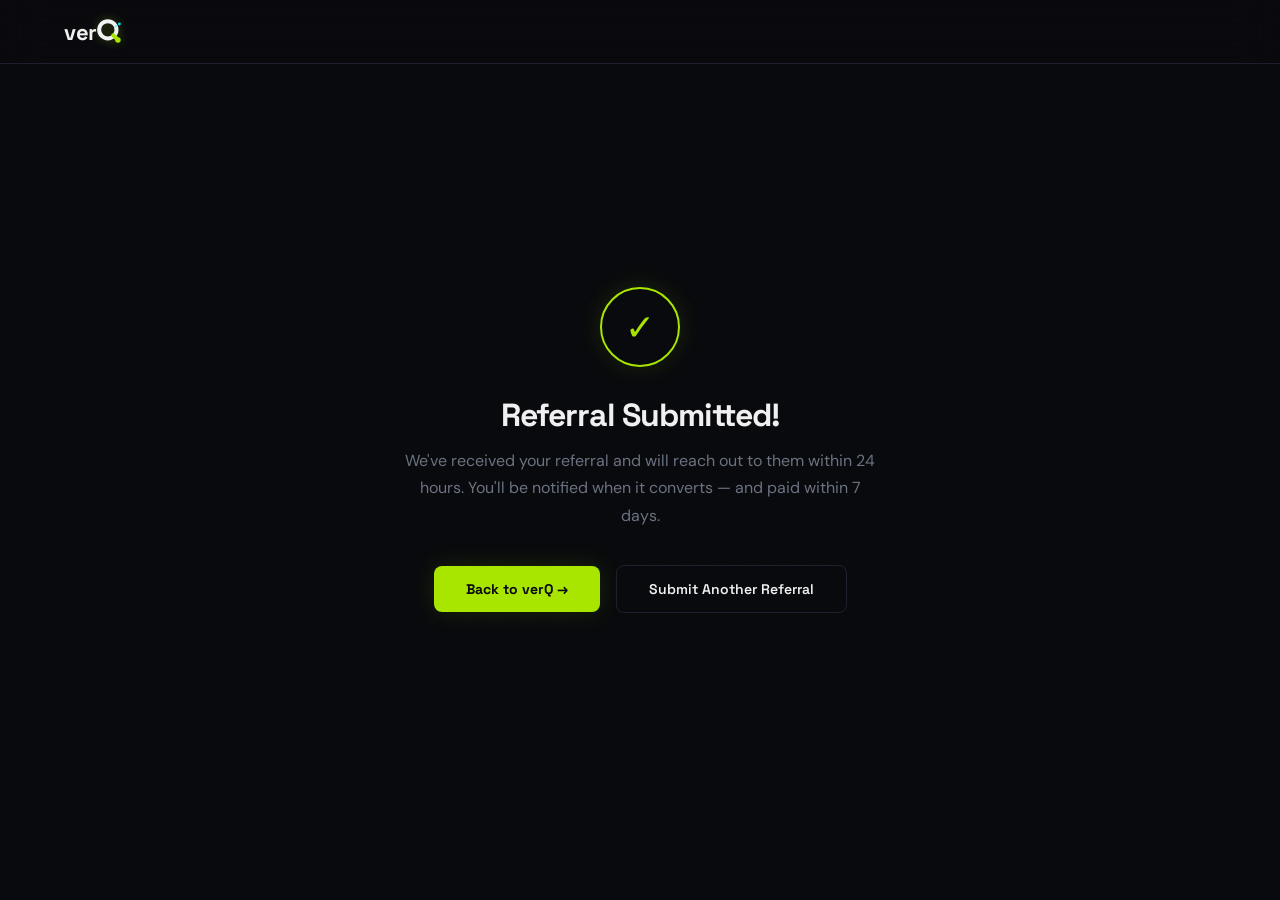
<file: success-referral.html>
<!DOCTYPE html>
<html lang="en">
<head>
<meta charset="UTF-8"/>
<link rel="icon" type="image/png" href="/favicon.png?v=3">
<meta name="viewport" content="width=device-width, initial-scale=1.0"/>
<title>Referral Submitted! | verQ</title>
<meta property="og:type" content="website"/>
<meta property="og:url" content="https://www.verq.in/success-referral.html"/>
<meta property="og:site_name" content="verQ"/>
<meta property="og:title" content="Referral Submitted! | verQ"/>
<meta property="og:description" content="Thanks for your referral to verQ. We'll follow up and let you know how it goes."/>
<meta property="og:image" content="https://www.verq.in/og-image.png"/>
<meta property="og:image:width" content="1200"/>
<meta property="og:image:height" content="630"/>
<meta name="twitter:card" content="summary_large_image"/>
<meta name="twitter:title" content="Referral Submitted! | verQ"/>
<meta name="twitter:description" content="Thanks for your referral to verQ. We'll follow up and let you know how it goes."/>
<meta name="twitter:image" content="https://www.verq.in/og-image.png"/>
<link href="https://fonts.googleapis.com/css2?family=Space+Grotesk:wght@400;500;600;700&family=DM+Sans:wght@400;500&display=swap" rel="stylesheet"/>
<link rel="stylesheet" href="css/theme.css"/>
<style>
.success-page { min-height: 100vh; display: flex; align-items: center; justify-content: center; padding: 40px 24px; position: relative; z-index: 1; }
.success-box { text-align: center; max-width: 480px; }
.s-icon { width: 80px; height: 80px; border: 2px solid var(--accent); border-radius: 50%; display: flex; align-items: center; justify-content: center; margin: 0 auto 28px; font-size: 36px; color: var(--accent); box-shadow: var(--glow); }
.s-title { font-family: "Space Grotesk", sans-serif; font-size: 32px; font-weight: 700; color: var(--white); margin-bottom: 12px; letter-spacing: -1px; }
.s-sub { font-size: 16px; color: var(--muted); line-height: 1.7; margin-bottom: 36px; }
.s-home { display: inline-block; background: var(--accent); color: #0A0A0F; padding: 14px 32px; border-radius: 8px; font-family: "Space Grotesk", sans-serif; font-size: 14px; font-weight: 700; text-decoration: none; margin-right: 12px; box-shadow: var(--glow); }
.s-back { display: inline-block; border: 1px solid var(--border); color: var(--white); padding: 14px 32px; border-radius: 8px; font-family: "Space Grotesk", sans-serif; font-size: 14px; font-weight: 600; text-decoration: none; }
</style>
</head>
<body>
<nav>
  <a href="/" class="nav-logo">ver<svg class="nav-logo-icon" viewBox="16 12 72 72" xmlns="http://www.w3.org/2000/svg"><circle cx="46" cy="42" r="24" stroke="#F2F3F5" stroke-width="11" fill="none"/><line x1="61" y1="57" x2="74" y2="70" stroke="#A8E600" stroke-width="11" stroke-linecap="round"/><circle cx="74" cy="70" r="7.5" fill="#A8E600"/><circle cx="78" cy="26" r="4" fill="#00DDF0"/><line x1="65" y1="34" x2="75" y2="28" stroke="#00DDF0" stroke-width="2.5" stroke-linecap="round" opacity="0.7"/></svg></a>
</nav>
<div class="success-page">
  <div class="success-box">
    <div class="s-icon">✓</div>
    <div class="s-title">Referral Submitted!</div>
    <div class="s-sub">We've received your referral and will reach out to them within 24 hours. You'll be notified when it converts — and paid within 7 days.</div>
    <a href="/" class="s-home">Back to verQ →</a>
    <a href="/referral.html" class="s-back">Submit Another Referral</a>
  </div>
</div>



<script>
function toggleMenu() {
  const links = document.querySelector('.nav-links');
  const burger = document.getElementById('hamburger');
  if (!links || !burger) return;
  const isOpen = links.classList.contains('open');
  if (isOpen) { links.classList.remove('open'); burger.classList.remove('open'); document.body.style.overflow = ''; }
  else { links.classList.add('open'); burger.classList.add('open'); document.body.style.overflow = 'hidden'; }
}
document.addEventListener('DOMContentLoaded', function() {
  document.querySelectorAll('.nav-links a').forEach(function(a) {
    a.addEventListener('click', function() {
      document.querySelector('.nav-links')?.classList.remove('open');
      document.getElementById('hamburger')?.classList.remove('open');
      document.body.style.overflow = '';
    });
  });
  document.addEventListener('click', function(e) {
    const nav = document.querySelector('nav');
    const links = document.querySelector('.nav-links');
    if (nav && !nav.contains(e.target) && links?.classList.contains('open')) {
      links.classList.remove('open');
      document.getElementById('hamburger')?.classList.remove('open');
      document.body.style.overflow = '';
    }
  });
});
</script>
</body>
</html>
</file>
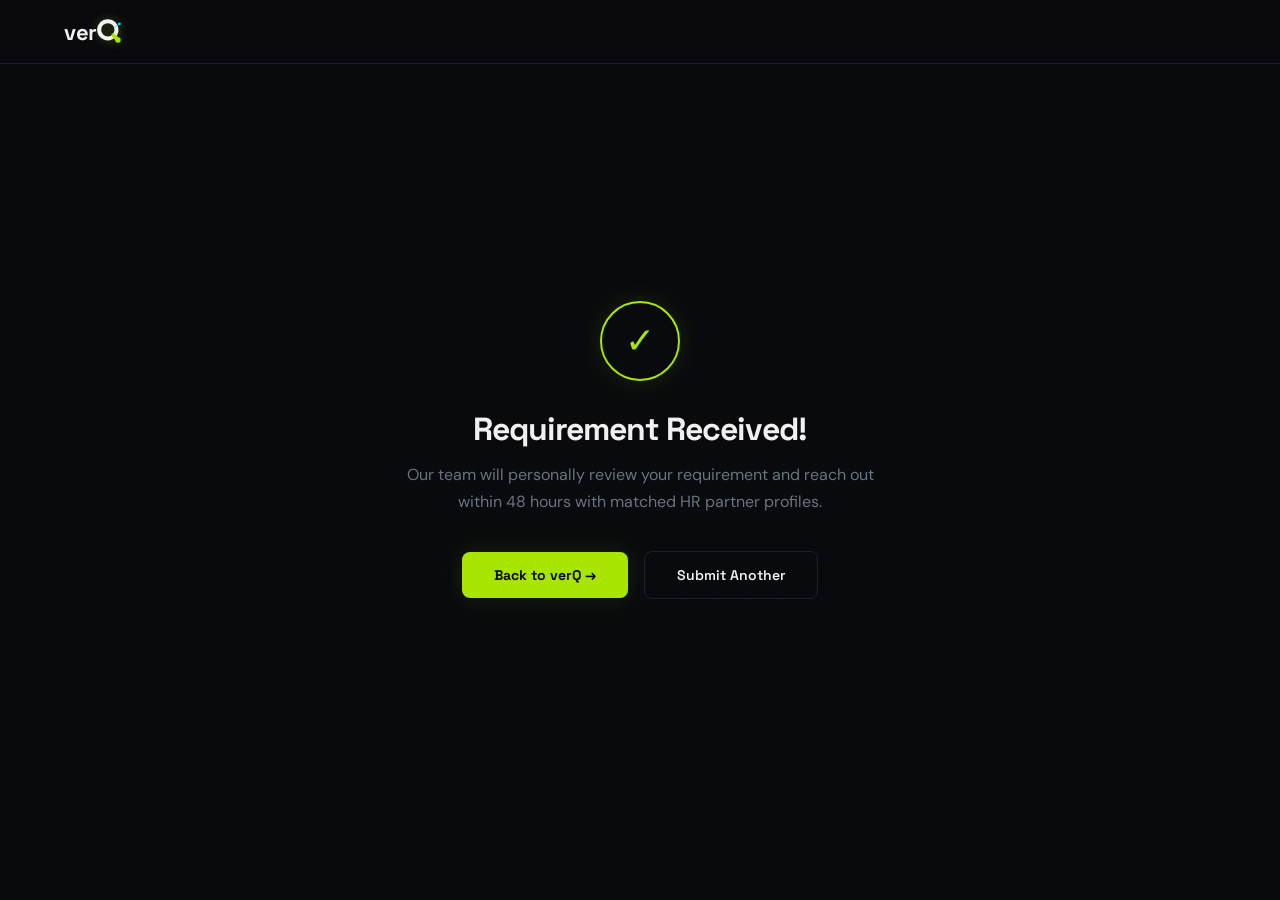
<file: success-requirement.html>
<!DOCTYPE html>
<html lang="en">
<head>
<meta charset="UTF-8"/>
<link rel="icon" type="image/png" href="/favicon.png?v=3">
<meta name="viewport" content="width=device-width, initial-scale=1.0"/>
<title>Requirement Received! | verQ</title>
<meta property="og:type" content="website"/>
<meta property="og:url" content="https://www.verq.in/success-requirement.html"/>
<meta property="og:site_name" content="verQ"/>
<meta property="og:title" content="Requirement Received! | verQ"/>
<meta property="og:description" content="Thanks for posting your HR requirement to verQ. Our team will review it and reach out within 48 hours with matched partner profiles."/>
<meta property="og:image" content="https://www.verq.in/og-image.png"/>
<meta property="og:image:width" content="1200"/>
<meta property="og:image:height" content="630"/>
<meta name="twitter:card" content="summary_large_image"/>
<meta name="twitter:title" content="Requirement Received! | verQ"/>
<meta name="twitter:description" content="Thanks for posting your HR requirement to verQ. Our team will review it and reach out within 48 hours with matched partner profiles."/>
<meta name="twitter:image" content="https://www.verq.in/og-image.png"/>
<link href="https://fonts.googleapis.com/css2?family=Space+Grotesk:wght@400;500;600;700&family=DM+Sans:wght@400;500&display=swap" rel="stylesheet"/>
<link rel="stylesheet" href="css/theme.css"/>
<style>
.success-page { min-height: 100vh; display: flex; align-items: center; justify-content: center; padding: 40px 24px; position: relative; z-index: 1; }
.success-box { text-align: center; max-width: 480px; }
.s-icon { width: 80px; height: 80px; border: 2px solid var(--accent); border-radius: 50%; display: flex; align-items: center; justify-content: center; margin: 0 auto 28px; font-size: 36px; color: var(--accent); box-shadow: var(--glow); }
.s-title { font-family: "Space Grotesk", sans-serif; font-size: 32px; font-weight: 700; color: var(--white); margin-bottom: 12px; letter-spacing: -1px; }
.s-sub { font-size: 16px; color: var(--muted); line-height: 1.7; margin-bottom: 36px; }
.s-home { display: inline-block; background: var(--accent); color: #0A0A0F; padding: 14px 32px; border-radius: 8px; font-family: "Space Grotesk", sans-serif; font-size: 14px; font-weight: 700; text-decoration: none; margin-right: 12px; box-shadow: var(--glow); }
.s-back { display: inline-block; border: 1px solid var(--border); color: var(--white); padding: 14px 32px; border-radius: 8px; font-family: "Space Grotesk", sans-serif; font-size: 14px; font-weight: 600; text-decoration: none; }
</style>
</head>
<body>
<nav>
  <a href="/" class="nav-logo">ver<svg class="nav-logo-icon" viewBox="16 12 72 72" xmlns="http://www.w3.org/2000/svg"><circle cx="46" cy="42" r="24" stroke="#F2F3F5" stroke-width="11" fill="none"/><line x1="61" y1="57" x2="74" y2="70" stroke="#A8E600" stroke-width="11" stroke-linecap="round"/><circle cx="74" cy="70" r="7.5" fill="#A8E600"/><circle cx="78" cy="26" r="4" fill="#00DDF0"/><line x1="65" y1="34" x2="75" y2="28" stroke="#00DDF0" stroke-width="2.5" stroke-linecap="round" opacity="0.7"/></svg></a>
</nav>
<div class="success-page">
  <div class="success-box">
    <div class="s-icon">✓</div>
    <div class="s-title">Requirement Received!</div>
    <div class="s-sub">Our team will personally review your requirement and reach out within 48 hours with matched HR partner profiles.</div>
    <a href="/" class="s-home">Back to verQ →</a>
    <a href="/post-requirement.html" class="s-back">Submit Another</a>
  </div>
</div>



<script>
function toggleMenu() {
  const links = document.querySelector('.nav-links');
  const burger = document.getElementById('hamburger');
  if (!links || !burger) return;
  const isOpen = links.classList.contains('open');
  if (isOpen) { links.classList.remove('open'); burger.classList.remove('open'); document.body.style.overflow = ''; }
  else { links.classList.add('open'); burger.classList.add('open'); document.body.style.overflow = 'hidden'; }
}
document.addEventListener('DOMContentLoaded', function() {
  document.querySelectorAll('.nav-links a').forEach(function(a) {
    a.addEventListener('click', function() {
      document.querySelector('.nav-links')?.classList.remove('open');
      document.getElementById('hamburger')?.classList.remove('open');
      document.body.style.overflow = '';
    });
  });
  document.addEventListener('click', function(e) {
    const nav = document.querySelector('nav');
    const links = document.querySelector('.nav-links');
    if (nav && !nav.contains(e.target) && links?.classList.contains('open')) {
      links.classList.remove('open');
      document.getElementById('hamburger')?.classList.remove('open');
      document.body.style.overflow = '';
    }
  });
});
</script>
</body>
</html>
</file>
<file: css/theme.css>
/* ── verQ THEME v2 — FIXED MOBILE MENU ── */
:root {
  --space: #090A0D;
  --surface: #0F1117;
  --surface2: #151923;
  --accent: #A8E600;
  --accent-dark: #8CC400;
  --accent-text: #0A0A0F;
  --cyan: #00DDF0;
  --white: #F0F0F0;
  --muted: #6B7280;
  --border: #1C212D;
  --glow: 0 0 24px rgba(168,230,0,0.12);
  --glow-strong: 0 0 36px rgba(168,230,0,0.28);
  --glow-cyan: 0 0 20px rgba(0,221,240,0.12);
  /* spacing system: section / heading / card / tight */
  --sp-section: 120px;
  --sp-heading: 64px;
  --sp-card: 24px;
  --sp-tight: 12px;
}

*, *::before, *::after { box-sizing: border-box; margin: 0; padding: 0; }
html { scroll-behavior: smooth; overflow-x: hidden; overscroll-behavior-x: none; }

body {
  font-family: 'DM Sans', sans-serif;
  background: var(--space);
  color: var(--white);
  overflow-x: hidden;
}

body::before {
  content: '';
  position: fixed; top: 0; left: 0; right: 0; bottom: 0;
  background-image: radial-gradient(circle, rgba(168,230,0,0.04) 1px, transparent 1px);
  background-size: 32px 32px;
  pointer-events: none; z-index: 0;
}

/* ════════════════════════════════════════════════════════════════════════════
   NAVIGATION - DESKTOP & MOBILE
   ════════════════════════════════════════════════════════════════════════════ */

nav {
  position: fixed; top: 0; left: 0; right: 0; z-index: 1000;
  background: rgba(10,10,15,0.92);
  backdrop-filter: blur(20px);
  -webkit-backdrop-filter: blur(20px);
  border-bottom: 1px solid var(--border);
  padding: 0 5%; height: 64px;
  display: flex; align-items: center; justify-content: space-between;
}

.nav-logo {
  font-family: 'Space Grotesk', sans-serif;
  font-size: 22px; font-weight: 700;
  color: var(--white); text-decoration: none; letter-spacing: -0.5px;
  flex-shrink: 0;
  display: inline-flex; align-items: center; gap: 0px;
}
.nav-logo-icon { width: 26px; height: 26px; flex-shrink: 0; filter: drop-shadow(0 0 5px rgba(168,230,0,0.3)); }

.nav-logo span { color: var(--accent); text-shadow: 0 0 8px rgba(168,230,0,0.22); }

/* ═══════════════════════════════════════════════════════════════════════════
   DESKTOP NAVIGATION - VISIBLE ON LARGE SCREENS
   ═══════════════════════════════════════════════════════════════════════════ */

.nav-links {
  display: flex; align-items: center; gap: 6px;
}

.nav-links a {
  font-family: 'Space Grotesk', sans-serif;
  font-size: 13px; font-weight: 500; color: var(--muted);
  text-decoration: none; padding: 6px 12px; border-radius: 6px;
  transition: all 0.2s; white-space: nowrap;
}

.nav-links a:hover { color: var(--white); background: rgba(255,255,255,0.05); }
.nav-links a.active { color: var(--white); }

.nav-cta {
  background: var(--accent); color: var(--accent-text) !important;
  padding: 8px 18px !important; border-radius: 6px;
  font-weight: 700 !important; letter-spacing: 0.2px;
  box-shadow: 0 0 14px rgba(168,230,0,0.2);
  transition: all 0.2s !important;
}

.nav-cta:hover {
  background: var(--accent-dark) !important;
  box-shadow: var(--glow-strong) !important;
  color: var(--accent-text) !important;
}

/* ═══════════════════════════════════════════════════════════════════════════
   HAMBURGER MENU - HIDDEN ON DESKTOP
   ═══════════════════════════════════════════════════════════════════════════ */

.nav-hamburger {
  display: none;
  flex-direction: column;
  gap: 5.5px;
  cursor: pointer;
  padding: 8px;
  z-index: 200;
  background: transparent;
  border: none;
  transition: all 0.3s ease;
}

.nav-hamburger span {
  display: block;
  width: 24px;
  height: 2.5px;
  background: var(--white);
  border-radius: 2px;
  transition: all 0.3s cubic-bezier(0.4, 0, 0.2, 1);
  transform-origin: center;
}

.nav-hamburger.open span:nth-child(1) {
  transform: translateY(8px) rotate(45deg);
}

.nav-hamburger.open span:nth-child(2) {
  opacity: 0;
  transform: scaleX(0);
}

.nav-hamburger.open span:nth-child(3) {
  transform: translateY(-8px) rotate(-45deg);
}

/* ════════════════════════════════════════════════════════════════════════════
   MOBILE MENU - ONLY ACTIVE ON SMALL SCREENS (< 860px)
   ════════════════════════════════════════════════════════════════════════════ */

@media (max-width: 860px) {
  /* Show hamburger button */
  .nav-hamburger {
    display: flex;
  }

  /* Hide desktop menu by default */
  .nav-links {
    position: fixed;
    top: 64px;
    left: 0;
    right: 0;
    height: calc(100vh - 64px);
    background: #0A0A0F;
    backdrop-filter: blur(20px);
    -webkit-backdrop-filter: blur(20px);
    flex-direction: column !important;
    gap: 0 !important;
    z-index: 999;
    border-top: 1px solid var(--border);
    overflow-y: auto;
    padding: 0 !important;
    /* KEY FIX: Don't use display: flex here - use display: none by default */
    display: none !important;
  }

  /* Show menu only when .open class is added */
  .nav-links.open {
    display: flex !important;
    flex-direction: column !important;
    align-items: center !important;
  }

  /* Menu item styling */
  .nav-links a {
    font-family: 'Space Grotesk', sans-serif;
    font-size: 18px !important;
    font-weight: 600 !important;
    color: var(--white) !important;
    text-decoration: none;
    text-align: center;
    display: flex !important;
    align-items: center;
    justify-content: center;
    width: 100% !important;
    padding: 18px 24px !important;
    border-radius: 0 !important;
    background: transparent !important;
    border-bottom: 1px solid var(--border);
    white-space: normal !important;
    transition: all 0.2s;
    line-height: 1.4;
  }

  .nav-links a:last-child {
    border-bottom: none !important;
  }

  .nav-links a:hover {
    background: rgba(255,255,255,0.05) !important;
    color: var(--accent) !important;
  }

  /* CTA button in mobile menu */
  .nav-links .nav-cta {
    background: var(--accent) !important;
    color: var(--accent-text) !important;
    padding: 16px 24px !important;
    border-radius: 6px !important;
    font-size: 16px !important;
    font-weight: 700 !important;
    margin: 16px 24px 24px 24px !important;
    border-bottom: none !important;
    box-shadow: 0 0 24px rgba(168,230,0,0.3);
    width: auto !important;
    text-align: center;
  }
}

/* ════════════════════════════════════════════════════════════════════════════
   BUTTONS
   ════════════════════════════════════════════════════════════════════════════ */

.btn-primary {
  background: var(--accent); color: var(--accent-text);
  padding: 14px 28px; border-radius: 8px;
  font-family: 'Space Grotesk', sans-serif;
  font-size: 14px; font-weight: 700;
  text-decoration: none; display: inline-flex; align-items: center; gap: 8px;
  transition: all 0.2s; box-shadow: 0 0 20px rgba(168,230,0,0.2);
  border: none; cursor: pointer;
}
.btn-primary:hover { background: var(--accent-dark); transform: translateY(-2px); box-shadow: var(--glow-strong); }

.btn-outline {
  border: 1px solid var(--border); color: var(--white);
  padding: 14px 28px; border-radius: 8px;
  font-family: 'Space Grotesk', sans-serif;
  font-size: 14px; font-weight: 600;
  text-decoration: none; display: inline-flex; align-items: center; gap: 8px;
  transition: all 0.2s; background: transparent; cursor: pointer;
}
.btn-outline:hover { border-color: rgba(168,230,0,0.35); color: var(--accent); background: rgba(168,230,0,0.04); }

/* ════════════════════════════════════════════════════════════════════════════
   TYPOGRAPHY
   ════════════════════════════════════════════════════════════════════════════ */

.eyebrow {
  font-family: 'Space Grotesk', sans-serif;
  font-size: 11px; font-weight: 600; letter-spacing: 3px;
  text-transform: uppercase; color: var(--cyan);
  margin-bottom: 12px; display: block;
}

.section-title {
  font-family: 'Space Grotesk', sans-serif;
  font-size: clamp(28px, 4vw, 44px);
  font-weight: 700; letter-spacing: -1.5px;
  line-height: 1.1; margin-bottom: 8px;
}

.section-sub { font-size: 15px; color: var(--muted); line-height: 1.65; }

/* ════════════════════════════════════════════════════════════════════════════
   FORM ELEMENTS
   ════════════════════════════════════════════════════════════════════════════ */

.form-label {
  font-family: 'Space Grotesk', sans-serif;
  font-size: 11px; font-weight: 700;
  letter-spacing: 1.5px; text-transform: uppercase;
  color: var(--white); margin-bottom: 6px; display: block;
}

.form-label .req { color: var(--accent); }

.form-input, .form-select, .form-textarea {
  width: 100%; padding: 12px 16px;
  background: var(--surface2);
  border: 1px solid var(--border);
  border-radius: 8px;
  font-family: 'DM Sans', sans-serif;
  font-size: 14px; color: var(--white); outline: none;
  transition: border-color 0.2s, box-shadow 0.2s;
  appearance: none;
}

.form-input:focus, .form-select:focus, .form-textarea:focus {
  border-color: rgba(168,230,0,0.4);
  box-shadow: 0 0 0 3px rgba(168,230,0,0.06);
}

.form-input::placeholder, .form-textarea::placeholder { color: #2E3545; }
.form-textarea { resize: vertical; min-height: 96px; }

.form-select {
  background-image: url("data:image/svg+xml,%3Csvg xmlns='http://www.w3.org/2000/svg' width='12' height='8' viewBox='0 0 12 8'%3E%3Cpath d='M1 1l5 5 5-5' stroke='%236B7280' stroke-width='1.5' fill='none' stroke-linecap='round'/%3E%3C/svg%3E");
  background-repeat: no-repeat; background-position: right 14px center;
  padding-right: 36px; cursor: pointer;
}

.form-select option { background: var(--surface2); color: var(--white); }

.form-grid { display: grid; grid-template-columns: 1fr 1fr; gap: 14px; }
.form-grid .full { grid-column: 1 / -1; }
.form-field { display: flex; flex-direction: column; gap: 6px; }
.form-divider { height: 1px; background: var(--border); margin: 24px 0; }

/* CHIPS */
.chips { display: flex; flex-wrap: wrap; gap: 8px; }
.chip input[type="radio"], .chip input[type="checkbox"] { display: none; }
.chip label {
  display: block; padding: 8px 16px;
  border: 1px solid var(--border); border-radius: 100px;
  font-size: 13px; font-weight: 500; color: var(--muted);
  cursor: pointer; transition: all 0.15s;
}
.chip input:checked + label {
  border-color: var(--accent); background: rgba(168,230,0,0.08); color: var(--accent);
}
.chip label:hover { border-color: rgba(168,230,0,0.3); color: var(--white); }

.avail-grid { display: grid; grid-template-columns: repeat(3, 1fr); gap: 8px; }
.avail-chip input[type="radio"] { display: none; }
.avail-chip label {
  display: block; padding: 10px 8px; text-align: center;
  border: 1px solid var(--border); border-radius: 8px;
  font-size: 12px; font-weight: 600; color: var(--muted);
  cursor: pointer; transition: all 0.15s;
}
.avail-chip input:checked + label {
  border-color: var(--accent); color: var(--accent); background: rgba(168,230,0,0.06);
}

/* PROGRESS */
.progress-bar { height: 2px; background: var(--border); }
.progress-fill { height: 100%; background: var(--accent); width: 0%; transition: width 0.4s ease; box-shadow: 0 0 8px rgba(168,230,0,0.35); }

/* SUBMIT */
.submit-btn {
  width: 100%; padding: 16px;
  background: var(--accent); color: var(--accent-text); border: none;
  border-radius: 8px; font-family: 'Space Grotesk', sans-serif;
  font-size: 14px; font-weight: 700; letter-spacing: 0.3px;
  cursor: pointer; margin-top: 8px;
  transition: all 0.2s; box-shadow: 0 0 18px rgba(168,230,0,0.18);
}
.submit-btn:hover:not(:disabled) { background: var(--accent-dark); box-shadow: var(--glow-strong); }
.submit-btn:disabled { opacity: 0.35; cursor: not-allowed; box-shadow: none; }

/* SUCCESS */
.success-state { display: none; text-align: center; padding: 56px 32px; }
.success-icon {
  width: 72px; height: 72px;
  border: 2px solid var(--accent); border-radius: 50%;
  display: flex; align-items: center; justify-content: center;
  margin: 0 auto 24px; font-size: 28px; color: var(--accent);
  box-shadow: var(--glow);
}
.success-title { font-family: 'Space Grotesk', sans-serif; font-size: 24px; font-weight: 700; margin-bottom: 8px; letter-spacing: -0.5px; }
.success-sub { font-size: 14px; color: var(--muted); line-height: 1.6; max-width: 380px; margin: 0 auto; }
.form-note { font-size: 11px; color: var(--muted); text-align: center; margin-top: 12px; line-height: 1.6; }

/* FORM PAGE */
.form-page {
  min-height: 100vh; display: flex; flex-direction: column;
  align-items: center; justify-content: flex-start;
  padding: 88px 16px 60px; position: relative; z-index: 1;
}

.form-card-wrap { width: 100%; max-width: 620px; }
.form-card { background: var(--surface); border: 1px solid var(--border); border-radius: 16px; overflow: hidden; box-shadow: 0 8px 48px rgba(0,0,0,0.4); }
.form-card-header { padding: 32px 40px; border-bottom: 1px solid var(--border); }
.form-card-badge {
  font-size: 10px; font-weight: 700; letter-spacing: 2px;
  text-transform: uppercase; color: var(--accent);
  border: 1px solid rgba(168,230,0,0.2); padding: 4px 12px;
  border-radius: 100px; display: inline-block; margin-bottom: 12px;
}
.form-card-title { font-family: 'Space Grotesk', sans-serif; font-size: 26px; font-weight: 700; color: var(--white); letter-spacing: -0.5px; margin-bottom: 4px; }
.form-card-sub { font-size: 14px; color: var(--muted); }
.form-card-body { padding: 32px 40px 40px; }
.form-card-footer { padding: 16px 40px; border-top: 1px solid var(--border); background: rgba(255,255,255,0.01); text-align: center; font-size: 12px; color: var(--muted); }
.form-card-footer a { color: var(--accent); text-decoration: none; font-weight: 600; }

/* FOOTER */
footer {
  background: var(--surface);
  border-top: 1px solid var(--border);
  padding: 56px 5% 36px; position: relative; z-index: 1;
}

.footer-grid {
  display: grid; grid-template-columns: 2fr 1fr 1fr 1fr;
  gap: 48px; padding-bottom: 40px; margin-bottom: 32px;
  border-bottom: 1px solid var(--border);
}

.footer-logo { font-family: 'Space Grotesk', sans-serif; font-size: 22px; font-weight: 700; color: var(--white); display: block; margin-bottom: 10px; }
.footer-logo span { color: var(--accent); text-shadow: 0 0 6px rgba(168,230,0,0.2); }
.footer-tagline { font-size: 13px; color: var(--muted); line-height: 1.6; max-width: 220px; }
.footer-col-title { font-family: 'Space Grotesk', sans-serif; font-size: 10px; font-weight: 700; letter-spacing: 2px; text-transform: uppercase; color: var(--muted); margin-bottom: 16px; }
.footer-links { list-style: none; }
.footer-links li { margin-bottom: 10px; }
.footer-links a { font-size: 13px; color: #3A3F4A; text-decoration: none; transition: color 0.2s; }
.footer-links a:hover { color: var(--white); }
.footer-bottom { display: flex; align-items: center; justify-content: space-between; flex-wrap: wrap; gap: 12px; }
.footer-copy { font-size: 12px; color: #2A2F3A; }
.footer-email a { font-size: 12px; color: var(--accent); text-decoration: none; }

/* ANIMATIONS */
@keyframes fadeUp { from{opacity:0;transform:translateY(24px)} to{opacity:1;transform:translateY(0)} }
@keyframes pulse { 0%,100%{opacity:1;transform:scale(1)} 50%{opacity:0.4;transform:scale(1.5)} }
.reveal { opacity: 0; transform: translateY(20px); transition: opacity 0.5s ease, transform 0.5s ease; }
.reveal.visible { opacity: 1; transform: translateY(0); }

/* RESPONSIVE */
@media (max-width: 768px) {
  .footer-grid { grid-template-columns: 1fr 1fr; }
}

@media (max-width: 520px) {
  .form-grid { grid-template-columns: 1fr; }
  .form-grid .full { grid-column: 1; }
  .form-card-header, .form-card-body, .form-card-footer { padding-left: 24px; padding-right: 24px; }
  .avail-grid { grid-template-columns: 1fr 1fr; }
  .footer-grid { grid-template-columns: 1fr; }
}
</file>
